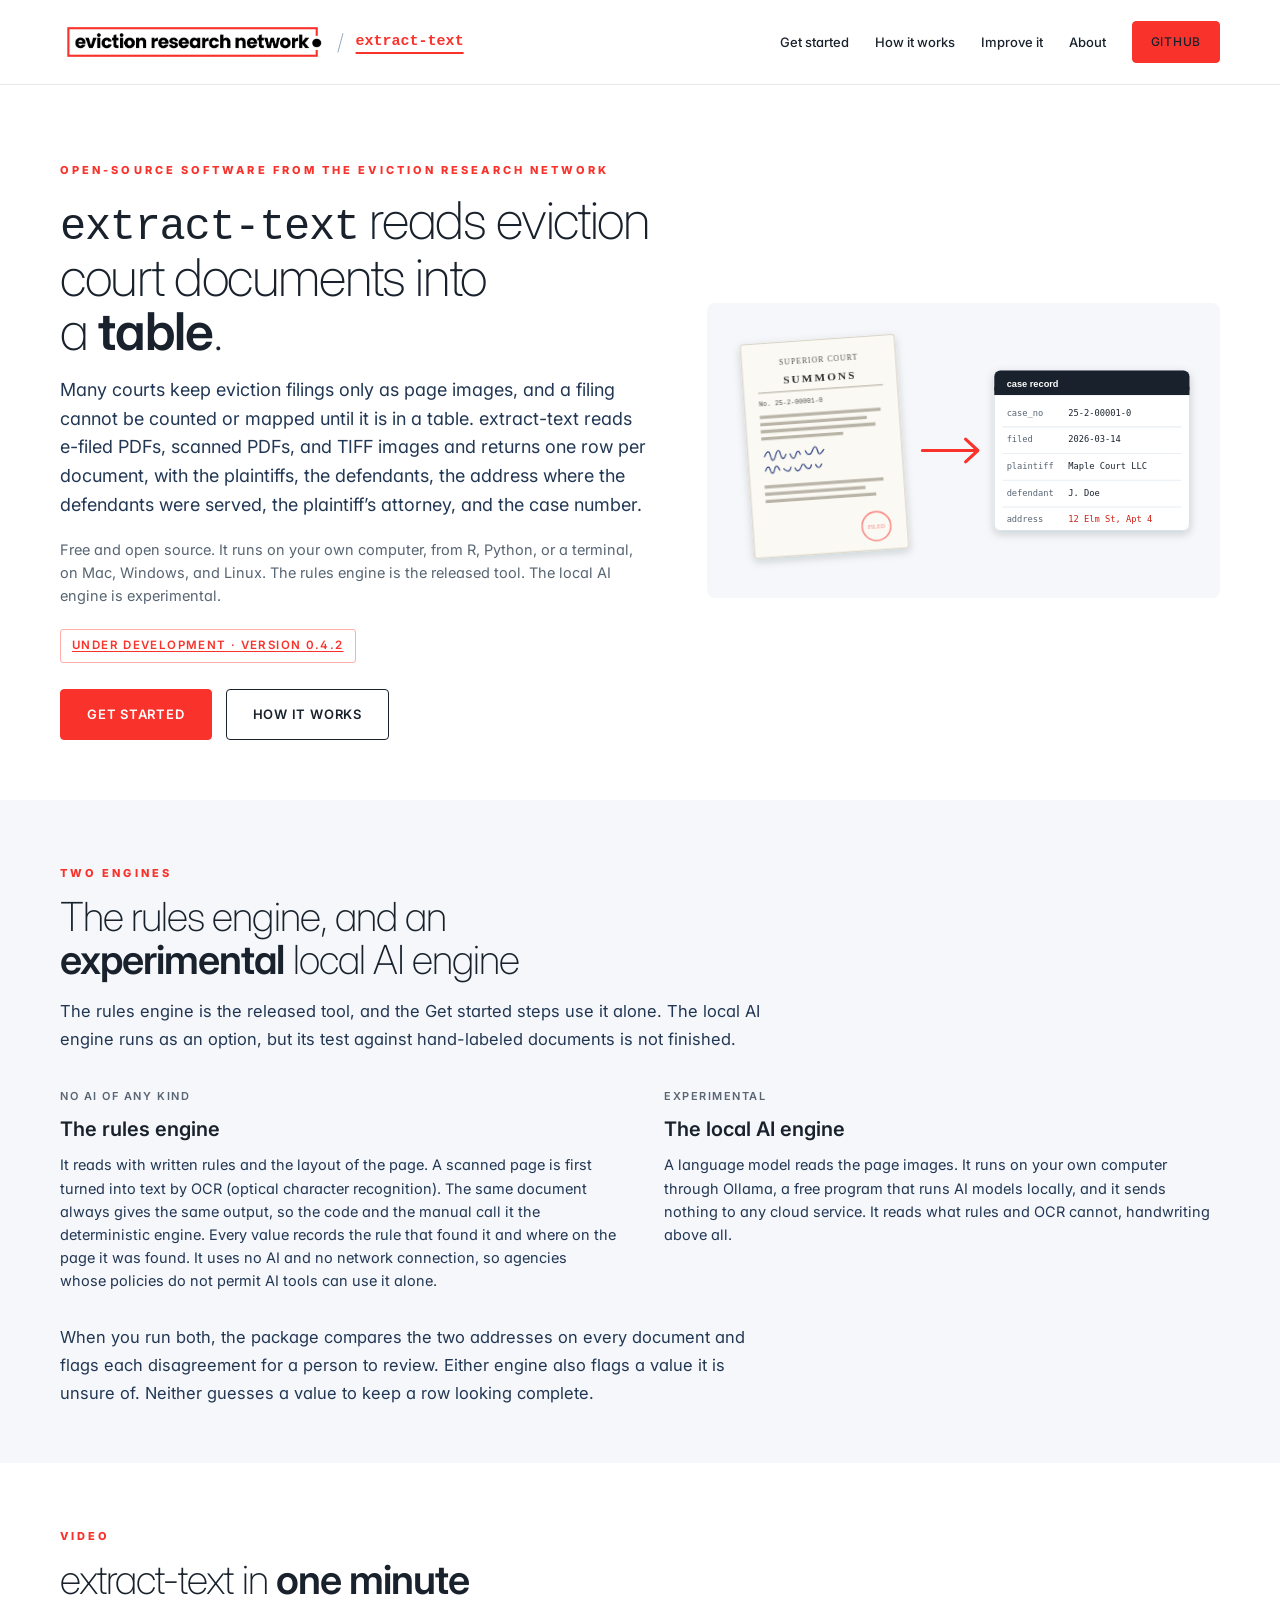
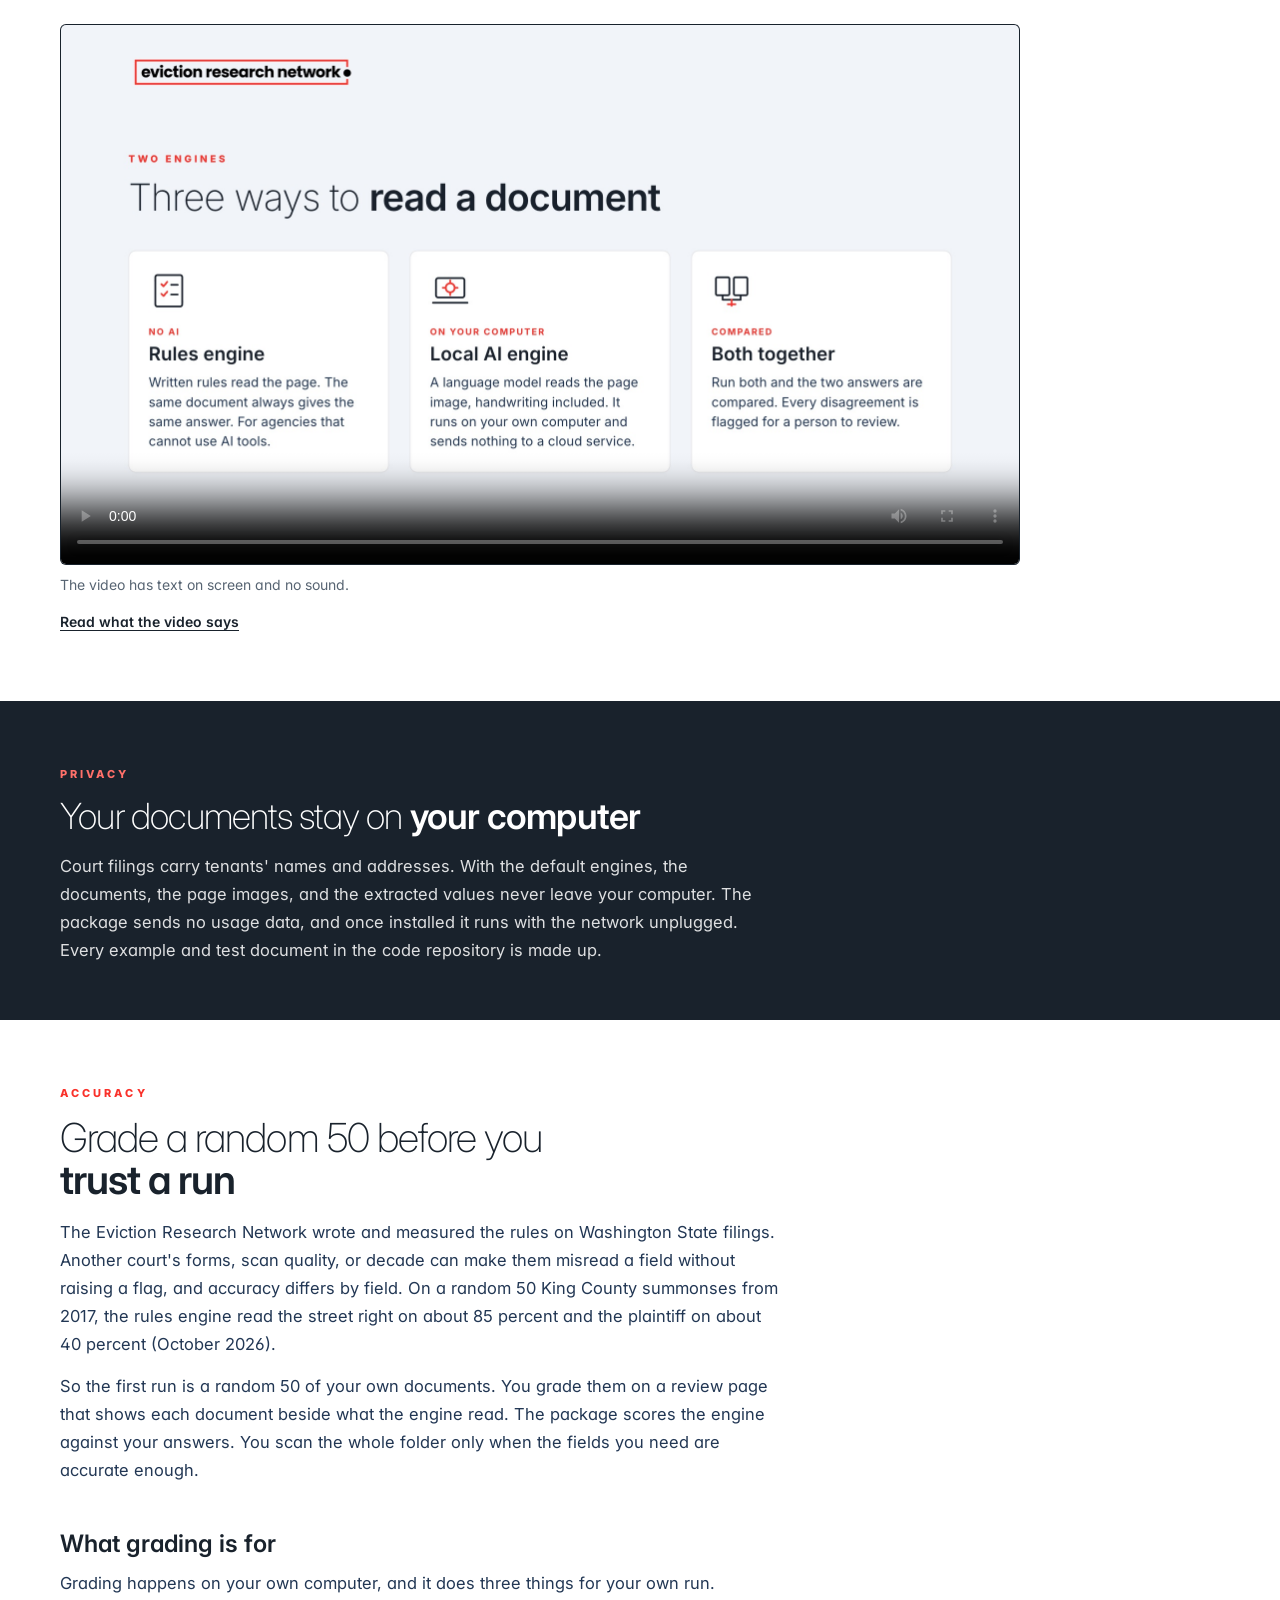
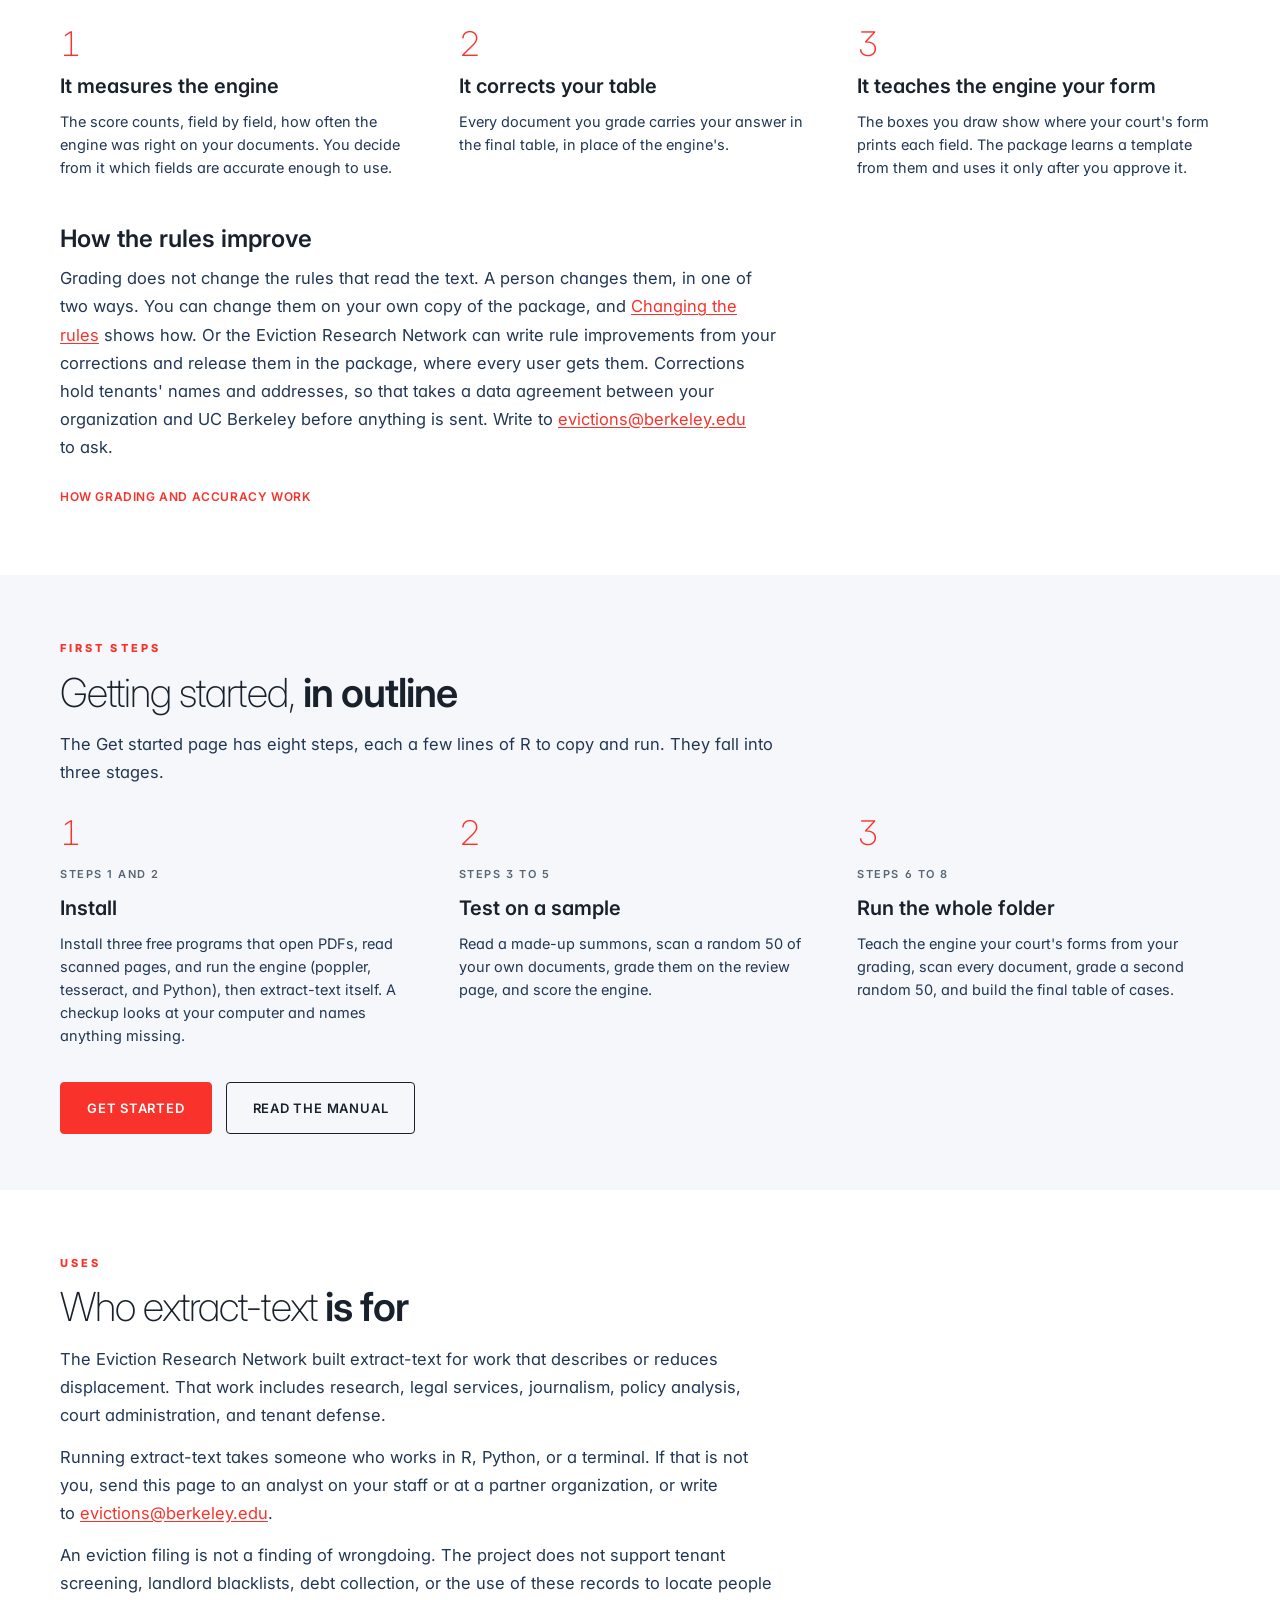
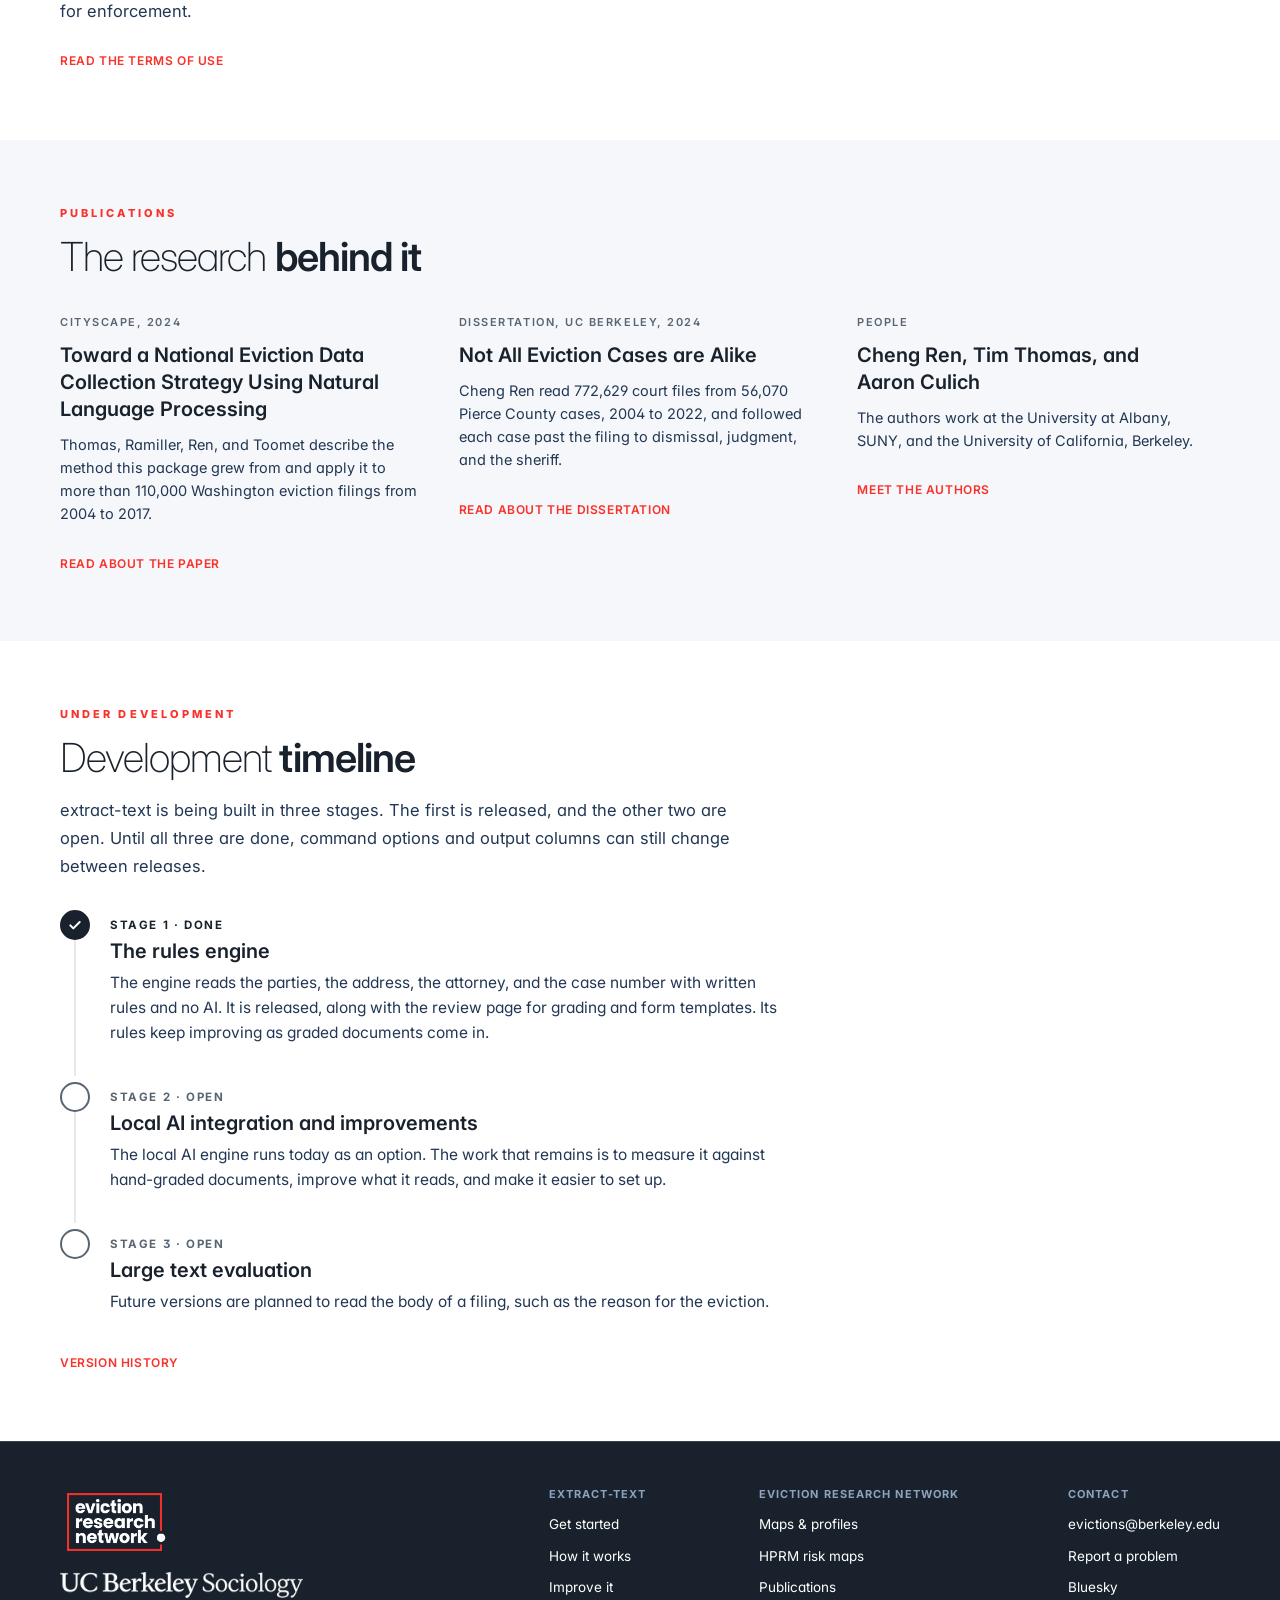
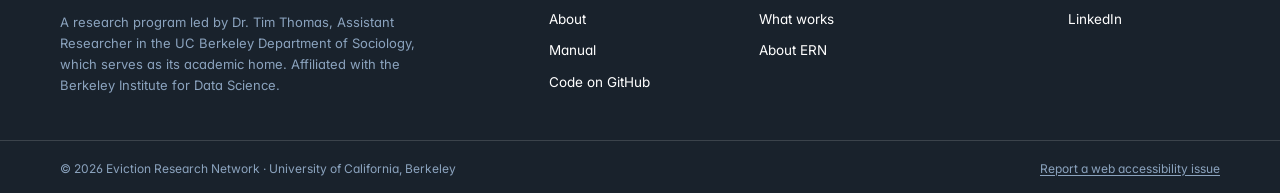
<file: site/index.html>
<!DOCTYPE html>
<html lang="en"><head><meta charset="utf-8">
  <meta content="width=device-width, initial-scale=1.0" name="viewport">
  <title>extract-text: read eviction court documents into a table</title>
  <meta name="description" content="extract-text is open-source software from the Eviction Research Network that reads eviction court documents and returns a table of parties, addresses, and case details, on your own computer.">
  <meta name="author" content="Eviction Research Network, UC Berkeley">

  <!-- Open Graph / social -->
  <meta property="og:title" content="extract-text: read eviction court documents into a table">
  <meta property="og:description" content="extract-text is open-source software from the Eviction Research Network that reads eviction court documents and returns a table of parties, addresses, and case details, on your own computer.">
  <meta property="og:type" content="website">
  <meta property="og:site_name" content="Eviction Research Network">

  <link href="https://evictionresearch.net/assets/img/favicon.png" rel="icon">
  <link href="https://evictionresearch.net/assets/img/apple-touch-icon.png" rel="apple-touch-icon">

  <!-- Inter is the ERN brand font. -->
  <link rel="preconnect" href="https://fonts.googleapis.com">
  <link rel="preconnect" href="https://fonts.gstatic.com" crossorigin="">
  <link href="https://fonts.googleapis.com/css2?family=Inter:wght@200;300;400;500;600;700;800&amp;display=swap" rel="stylesheet">

  <!-- ern-2026.css is a copy of the main site's design system
       (evictionresearch.github.io/assets/css/ern-2026.css). This site is a
       separate deploy, so nothing keeps the two in sync; when the main
       site's file changes, copy it here again. extract-text-2026.css holds
       what only these pages need. -->
  <link href="assets/css/ern-2026.css" rel="stylesheet">
  <link href="assets/css/extract-text-2026.css" rel="stylesheet">
</head>

<body>
  <a class="skip" href="#main">Skip to content</a>

  <!-- ─────────── Header ───────────
       The ERN logo goes to the main site. "/ extract-text" beside it is
       this site's home page. The links are this site's other three pages
       and the code on GitHub. -->
  <header class="head">
    <div class="wrap head-in">
      <div class="brandline">
        <a href="https://evictionresearch.net/" aria-label="Eviction Research Network, main site">
          <img src="images/EvictionStudy_logo_v09_1A_LOGO_BANNER.png" alt="Eviction Research Network">
        </a>
        <span class="sep" aria-hidden="true">/</span>
        <a class="tool-name" href="index.html" aria-label="extract-text, home" aria-current="page">extract-text</a>
      </div>
      <nav class="nav" aria-label="extract-text pages">
        <a href="get-started.html">Get started</a>
        <a href="how-it-works.html">How it works</a>
        <a href="improve.html">Improve it</a>
        <a href="about.html">About</a>
        <a class="btn sm" href="https://github.com/evictionresearch/extract-text" target="_blank" rel="noopener noreferrer">GitHub</a>
      </nav>
    </div>
  </header>

  <div id="main" role="main" class="page">

    <section class="wrap sec-hero hero-grid">
      <div class="hero-in">
        <p class="eyebrow">Open-source software from the Eviction Research Network</p>
        <h1><code>extract-text</code> reads eviction court documents into a <em>table</em>.</h1>
        <p class="lede">Many courts keep eviction filings only as page images, and a filing cannot be counted or mapped until it is in a table. extract-text reads e-filed PDFs, scanned PDFs, and TIFF images and returns one row per document, with the plaintiffs, the defendants, the address where the defendants were served, the plaintiff’s attorney, and the case number.</p>
        <p class="small">Free and open source. It runs on your own computer, from R, Python, or a terminal, on Mac, Windows, and Linux. The rules engine is the released tool. The local AI engine is experimental.</p>
        <p class="badge"><a href="#development">Under development · version 0.4.2</a></p>
        <div class="actions">
          <a class="btn" href="get-started.html">Get started</a>
          <a class="btn ghost" href="how-it-works.html">How it works</a>
        </div>
      </div>
      <img src="images/extract-text.svg" alt="A scanned court summons with a handwritten address, an arrow, and the same case as rows of digital text" width="480" height="260">
    </section>

<section class="band">
<div class="wrap sec">
<p class="eyebrow">
Two engines
</p>
<h2 id="the-rules-engine-and-an-experimental-local-ai-engine">The rules engine, and an <em>experimental</em> local AI engine</h2>
<p>The rules engine is the released tool, and the Get started steps use it alone. The local AI engine runs as an option, but its test against hand-labeled documents is not finished.</p>
<div class="two">
<div class="card">
<p><span class="kicker">No AI of any kind</span></p>
<h3 id="the-rules-engine">The rules engine</h3>
<p>It reads with written rules and the layout of the page. A scanned page is first turned into text by OCR (optical character recognition). The same document always gives the same output, so the code and the manual call it the deterministic engine. Every value records the rule that found it and where on the page it was found. It uses no AI and no network connection, so agencies whose policies do not permit AI tools can use it alone.</p>
</div>
<div class="card">
<p><span class="kicker">Experimental</span></p>
<h3 id="the-local-ai-engine">The local AI engine</h3>
<p>A language model reads the page images. It runs on your own computer through Ollama, a free program that runs AI models locally, and it sends nothing to any cloud service. It reads what rules and OCR cannot, handwriting above all.</p>
</div>
</div>
<p>When you run both, the package compares the two addresses on every document and flags each disagreement for a person to review. Either engine also flags a value it is unsure of. Neither guesses a value to keep a row looking complete.</p>
</div>
</section>
<section>
<div class="wrap sec">
<p class="eyebrow">
Video
</p>
<h2 id="extract-text-in-one-minute">extract-text in <em>one minute</em></h2>
<figure class="video wide">
<video controls="" preload="metadata" poster="media/overview-poster.jpg" width="1920" height="1080" aria-label="What extract-text does, in one minute">
<source src="media/overview.mp4" type="video/mp4">
</video>
<figcaption>The video has text on screen and no sound.</figcaption>
<details>
<summary>Read what the video says</summary>
<ol>
<li>extract-text reads eviction court documents into a table of the case number, plaintiff, defendant, address, and attorney.</li>
<li>Many courts keep eviction filings only as page images. The names, addresses, and case numbers are printed on the page. Filings cannot be counted or mapped until they are in a table.</li>
<li>extract-text reads a document in one of three ways. The rules engine uses written rules and no AI. The same document always gives the same answer, and agencies that cannot use AI tools can use it. The local AI engine is a language model that reads the page image, handwriting included. It runs on your own computer and sends nothing to a cloud service. Run both and the two answers are compared, with every disagreement flagged for a person to review.</li>
<li>Documents stay on your computer. With the default engines, tenants' names and addresses never leave it. Once installed, extract-text runs with the network unplugged.</li>
<li>A little grading shows what to trust. Grade a random 50 of your documents on the review page. The score says how accurate each field is on your documents. The boxes you draw teach the engine where your court's form prints each field. No model is trained, and a person approves what the engine learns.</li>
<li>extract-text was designed to work on other court documents that follow American conventions. Grade a sample first. Accuracy has been measured only on Washington State eviction filings. Future versions are planned to read the text of a filing, such as the reason for the eviction.</li>
<li>extract-text is free and open source, at github.com/evictionresearch/extract-text. Its authors are Cheng Ren, Tim Thomas, and Aaron Culich.</li>
</ol>
</details>
</figure>
</div>
</section>
<section class="band-dark">
<div class="wrap sec">
<p class="eyebrow on-dark">
Privacy
</p>
<h2 class="on-dark" id="your-documents-stay-on-your-computer">Your documents stay on <em>your computer</em></h2>
<p>Court filings carry tenants' names and addresses. With the default engines, the documents, the page images, and the extracted values never leave your computer. The package sends no usage data, and once installed it runs with the network unplugged. Every example and test document in the code repository is made up.</p>
</div>
</section>
<section>
<div class="wrap sec">
<p class="eyebrow">
Accuracy
</p>
<h2 id="grade-a-random-50-before-you-trust-a-run">Grade a random 50 before you <em>trust a run</em></h2>
<p>The Eviction Research Network wrote and measured the rules on Washington State filings. Another court's forms, scan quality, or decade can make them misread a field without raising a flag, and accuracy differs by field. On a random 50 King County summonses from 2017, the rules engine read the street right on about 85 percent and the plaintiff on about 40 percent (October 2026).</p>
<p>So the first run is a random 50 of your own documents. You grade them on a review page that shows each document beside what the engine read. The package scores the engine against your answers. You scan the whole folder only when the fields you need are accurate enough.</p>
<h3 id="grading">What grading is for</h3>
<p>Grading happens on your own computer, and it does three things for your own run.</p>
<div class="cards">
<div class="card">
<p><span class="n">1</span></p>
<h3 id="it-measures-the-engine">It measures the engine</h3>
<p>The score counts, field by field, how often the engine was right on your documents. You decide from it which fields are accurate enough to use.</p>
</div>
<div class="card">
<p><span class="n">2</span></p>
<h3 id="it-corrects-your-table">It corrects your table</h3>
<p>Every document you grade carries your answer in the final table, in place of the engine's.</p>
</div>
<div class="card">
<p><span class="n">3</span></p>
<h3 id="it-teaches-the-engine-your-form">It teaches the engine your form</h3>
<p>The boxes you draw show where your court's form prints each field. The package learns a template from them and uses it only after you approve it.</p>
</div>
</div>
<h3 id="rules">How the rules improve</h3>
<p>Grading does not change the rules that read the text. A person changes them, in one of two ways. You can change them on your own copy of the package, and <a href="https://github.com/evictionresearch/extract-text/blob/main/docs/changing_rules.md" target="_blank" rel="noopener noreferrer">Changing the rules</a> shows how. Or the Eviction Research Network can write rule improvements from your corrections and release them in the package, where every user gets them. Corrections hold tenants' names and addresses, so that takes a data agreement between your organization and UC Berkeley before anything is sent. Write to <a href="mailto:evictions@berkeley.edu?Subject=extract-text">evictions@berkeley.edu</a> to ask.</p>
<p><a href="how-it-works.html#accuracy" class="more">How grading and accuracy work</a></p>
</div>
</section>
<section class="band">
<div class="wrap sec">
<p class="eyebrow">
First steps
</p>
<h2 id="getting-started-in-outline">Getting started, <em>in outline</em></h2>
<p>The Get started page has eight steps, each a few lines of R to copy and run. They fall into three stages.</p>
<div class="cards">
<div class="card">
<p><span class="n">1</span></p>
<p><span class="kicker">Steps 1 and 2</span></p>
<h3 id="install">Install</h3>
<p>Install three free programs that open PDFs, read scanned pages, and run the engine (poppler, tesseract, and Python), then extract-text itself. A checkup looks at your computer and names anything missing.</p>
</div>
<div class="card">
<p><span class="n">2</span></p>
<p><span class="kicker">Steps 3 to 5</span></p>
<h3 id="test-on-a-sample">Test on a sample</h3>
<p>Read a made-up summons, scan a random 50 of your own documents, grade them on the review page, and score the engine.</p>
</div>
<div class="card">
<p><span class="n">3</span></p>
<p><span class="kicker">Steps 6 to 8</span></p>
<h3 id="run-the-whole-folder">Run the whole folder</h3>
<p>Teach the engine your court's forms from your grading, scan every document, grade a second random 50, and build the final table of cases.</p>
</div>
</div>
<div class="actions" style="margin-top: 34px;">
<p><a href="get-started.html" class="btn">Get started</a> <a href="https://github.com/evictionresearch/extract-text/blob/main/docs/manual.md" class="btn ghost" target="_blank" rel="noopener noreferrer">Read the manual</a></p>
</div>
</div>
</section>
<section>
<div class="wrap sec">
<p class="eyebrow">
Uses
</p>
<h2 id="who-extract-text-is-for">Who extract-text <em>is for</em></h2>
<p>The Eviction Research Network built extract-text for work that describes or reduces displacement. That work includes research, legal services, journalism, policy analysis, court administration, and tenant defense.</p>
<p>Running extract-text takes someone who works in R, Python, or a terminal. If that is not you, send this page to an analyst on your staff or at a partner organization, or write to <a href="mailto:evictions@berkeley.edu?Subject=extract-text">evictions@berkeley.edu</a>.</p>
<p>An eviction filing is not a finding of wrongdoing. The project does not support tenant screening, landlord blacklists, debt collection, or the use of these records to locate people for enforcement.</p>
<p><a href="about.html#terms" class="more">Read the terms of use</a></p>
</div>
</section>
<section class="band">
<div class="wrap sec">
<p class="eyebrow">
Publications
</p>
<h2 id="the-research-behind-it">The research <em>behind it</em></h2>
<div class="cards">
<div class="card">
<p><span class="kicker">Cityscape, 2024</span></p>
<h3 id="toward-a-national-eviction-data-collection-strategy-using-natural-language-processing">Toward a National Eviction Data Collection Strategy Using Natural Language Processing</h3>
<p>Thomas, Ramiller, Ren, and Toomet describe the method this package grew from and apply it to more than 110,000 Washington eviction filings from 2004 to 2017.</p>
<p><a href="about.html#research" class="more">Read about the paper</a></p>
</div>
<div class="card">
<p><span class="kicker">Dissertation, UC Berkeley, 2024</span></p>
<h3 id="not-all-eviction-cases-are-alike">Not All Eviction Cases are Alike</h3>
<p>Cheng Ren read 772,629 court files from 56,070 Pierce County cases, 2004 to 2022, and followed each case past the filing to dismissal, judgment, and the sheriff.</p>
<p><a href="about.html#research" class="more">Read about the dissertation</a></p>
</div>
<div class="card">
<p><span class="kicker">People</span></p>
<h3 id="cheng-ren-tim-thomas-and-aaron-culich">Cheng Ren, Tim Thomas, and Aaron Culich</h3>
<p>The authors work at the University at Albany, SUNY, and the University of California, Berkeley.</p>
<p><a href="about.html#authors" class="more">Meet the authors</a></p>
</div>
</div>
</div>
</section>
<section>
<div class="wrap sec">
<p class="eyebrow">
Under development
</p>
<h2 id="development">Development <em>timeline</em></h2>
<p>extract-text is being built in three stages. The first is released, and the other two are open. Until all three are done, command options and output columns can still change between releases.</p>
<ol class="timeline">
<li class="done">
<span class="mark" aria-hidden="true"><svg viewbox="0 0 24 24" width="16" height="16"><path d="M5 12.5l4.5 4.5L19 7.5" fill="none" stroke="currentColor" stroke-width="3" stroke-linecap="round" stroke-linejoin="round"></path></svg></span>
<div>
<p class="status">Stage 1 · Done</p>
<h3>The rules engine</h3>
<p>The engine reads the parties, the address, the attorney, and the case number with written rules and no AI. It is released, along with the review page for grading and form templates. Its rules keep improving as graded documents come in.</p>
</div>
</li>
<li class="open">
<span class="mark" aria-hidden="true"></span>
<div>
<p class="status">Stage 2 · Open</p>
<h3>Local AI integration and improvements</h3>
<p>The local AI engine runs today as an option. The work that remains is to measure it against hand-graded documents, improve what it reads, and make it easier to set up.</p>
</div>
</li>
<li class="open">
<span class="mark" aria-hidden="true"></span>
<div>
<p class="status">Stage 3 · Open</p>
<h3>Large text evaluation</h3>
<p>Future versions are planned to read the body of a filing, such as the reason for the eviction.</p>
</div>
</li>
</ol>
<p><a href="https://github.com/evictionresearch/extract-text/blob/main/CHANGELOG.md" class="more" target="_blank" rel="noopener noreferrer">Version history</a></p>
</div>
</section>

  </div>

  <!-- ─────────── Footer ───────────
       A copy of the main site's footer with absolute links, plus one column
       for this site. The affiliation sentence is canonical (ERN library
       ORG.md): do not paraphrase, never write "housed in". The UC Berkeley
       Sociology lockup was approved for the ERN website by Brand Protection
       (Project #1008, 2026-09-02). -->
  <footer class="foot" role="contentinfo">
    <div class="wrap foot-in">
      <div class="foot-brand">
        <img src="images/EvictionStudy_logo_v09_1A_LOGO_STACK_REV.png" alt="Eviction Research Network">
        <a class="foot-berkeley" href="https://sociology.berkeley.edu" target="_blank" rel="noopener noreferrer"><img src="images/uc-berkeley-sociology_h_white_transparent.png" alt="UC Berkeley Sociology"></a>
        <p>A research program led by Dr. Tim Thomas, Assistant Researcher in the UC Berkeley Department of Sociology, which serves as its academic home. Affiliated with the Berkeley Institute for Data Science.</p>
      </div>
      <div class="foot-col">
        <span>extract-text</span>
        <a href="get-started.html">Get started</a>
        <a href="how-it-works.html">How it works</a>
        <a href="improve.html">Improve it</a>
        <a href="about.html">About</a>
        <a href="https://github.com/evictionresearch/extract-text/blob/main/docs/manual.md" target="_blank" rel="noopener noreferrer">Manual</a>
        <a href="https://github.com/evictionresearch/extract-text" target="_blank" rel="noopener noreferrer">Code on GitHub</a>
      </div>
      <div class="foot-col">
        <span>Eviction Research Network</span>
        <a href="https://evictionresearch.net/#atlas">Maps &amp; profiles</a>
        <a href="https://evictionresearch.net/hprm/">HPRM risk maps</a>
        <a href="https://evictionresearch.net/research.html">Publications</a>
        <a href="https://evictionresearch.net/policy.html">What works</a>
        <a href="https://evictionresearch.net/about.html">About ERN</a>
      </div>
      <div class="foot-col">
        <span>Contact</span>
        <a href="mailto:evictions@berkeley.edu?Subject=extract-text">evictions@berkeley.edu</a>
        <a href="https://github.com/evictionresearch/extract-text/issues" target="_blank" rel="noopener noreferrer">Report a problem</a>
        <a href="https://bsky.app/profile/evictionresearch.bsky.social" target="_blank" rel="noopener noreferrer">Bluesky</a>
        <a href="https://www.linkedin.com/company/evictionresearch/" target="_blank" rel="noopener noreferrer">LinkedIn</a>
      </div>
    </div>
    <div class="foot-bar">
      <div class="wrap">
        <span>© 2026 Eviction Research Network · University of California, Berkeley</span>
        <span><a href="https://dap.berkeley.edu/get-help/report-web-accessibility-issue" target="_blank" rel="noopener noreferrer">Report a web accessibility issue</a></span>
      </div>
    </div>
  </footer>

  <script>
    // Each block of code gets a strip above it that says what it is (R,
    // Terminal, PowerShell, Python, or example output) and holds a Copy
    // button, so the button never sits on the code. A block that scrolls
    // sideways can be reached and scrolled from the keyboard.
    (function () {
      var names = { r: 'R', bash: 'Terminal', powershell: 'PowerShell', python: 'Python', output: 'Example of what you should see' };
      document.querySelectorAll('.page pre').forEach(function (pre) {
        var kind = Object.keys(names).filter(function (k) { return pre.classList.contains(k); })[0];
        var box = document.createElement('div');
        box.className = 'code' + (kind === 'output' ? ' out' : '');
        var bar = document.createElement('div');
        bar.className = 'code-bar';
        var lang = document.createElement('span');
        lang.className = 'lang';
        lang.textContent = names[kind] || 'Code';
        bar.appendChild(lang);
        if (kind !== 'output' && navigator.clipboard) {
          var b = document.createElement('button');
          b.type = 'button';
          b.className = 'copy';
          b.textContent = 'Copy';
          b.setAttribute('aria-live', 'polite');
          b.addEventListener('click', function () {
            var code = pre.querySelector('code') || pre;
            navigator.clipboard.writeText(code.textContent).then(function () {
              b.textContent = 'Copied';
              setTimeout(function () { b.textContent = 'Copy'; }, 1600);
            });
          });
          bar.appendChild(b);
        }
        pre.parentNode.insertBefore(box, pre);
        box.appendChild(bar);
        box.appendChild(pre);
        if (pre.scrollWidth > pre.clientWidth + 1) {
          pre.tabIndex = 0;
          pre.setAttribute('role', 'region');
          pre.setAttribute('aria-label', (names[kind] || 'Code') + ', scrolls sideways');
        }
      });
    })();
  </script>

  <script>
    // Tabs: a step that can be done in R, at a terminal, or in Python holds
    // one panel for each (.tabs > .tab[data-tab]). This builds the row of
    // buttons above each set, shows one panel, and keeps every set on the
    // page on the same choice. The choice is remembered for the next visit,
    // and a link can set it (get-started.html?tab=terminal). It runs after
    // the code-block script, which measures blocks while all are on screen.
    // With scripts off, the three panels show one after another, each under
    // its name (the stylesheet adds the name).
    (function () {
      var sets = Array.prototype.slice.call(document.querySelectorAll('.tabs'));
      if (!sets.length) return;
      var names = { r: 'R', terminal: 'Terminal', python: 'Python' };
      var key = 'extract-text-tab', chosen = 'r';
      try { var kept = localStorage.getItem(key); if (names[kept]) chosen = kept; } catch (e) {}
      var asked = /[?&]tab=(r|terminal|python)\b/.exec(location.search);
      if (asked) chosen = asked[1];
      function kids(el, cls) {
        return Array.prototype.filter.call(el.children, function (c) { return c.classList.contains(cls); });
      }
      function show(which, from) {
        // Keep the button that was pressed where it is on screen, since the
        // sets above it change height
        var before = from ? from.getBoundingClientRect().top : 0;
        sets.forEach(function (set) {
          kids(set, 'tab').forEach(function (panel) { panel.hidden = panel.getAttribute('data-tab') !== which; });
          kids(set, 'tab-bar').forEach(function (bar) {
            Array.prototype.forEach.call(bar.children, function (b) {
              var on = b.getAttribute('data-tab') === which;
              b.setAttribute('aria-selected', on ? 'true' : 'false');
              b.tabIndex = on ? 0 : -1;
            });
          });
        });
        if (from) window.scrollBy(0, from.getBoundingClientRect().top - before);
        try { localStorage.setItem(key, which); } catch (e) {}
      }
      sets.forEach(function (set, n) {
        var bar = document.createElement('div');
        bar.className = 'tab-bar';
        bar.setAttribute('role', 'tablist');
        bar.setAttribute('aria-label', 'Show this step in R, at a terminal, or in Python');
        kids(set, 'tab').forEach(function (panel) {
          var which = panel.getAttribute('data-tab');
          panel.id = 'tabs' + n + '-' + which;
          panel.setAttribute('role', 'tabpanel');
          panel.setAttribute('aria-label', names[which] || which);
          var b = document.createElement('button');
          b.type = 'button';
          b.setAttribute('role', 'tab');
          b.setAttribute('data-tab', which);
          b.setAttribute('aria-controls', panel.id);
          b.textContent = names[which] || which;
          b.addEventListener('click', function () { show(which, b); });
          b.addEventListener('keydown', function (e) {
            if (e.key !== 'ArrowRight' && e.key !== 'ArrowLeft') return;
            var all = Array.prototype.slice.call(bar.children);
            var next = all[(all.indexOf(b) + (e.key === 'ArrowRight' ? 1 : all.length - 1)) % all.length];
            show(next.getAttribute('data-tab'), next);
            next.focus();
            e.preventDefault();
          });
          bar.appendChild(b);
        });
        set.insertBefore(bar, set.firstChild);
        set.classList.add('on');
      });
      show(chosen);
    })();
  </script>

  <script>
    // A video with a script: each line of the list under the player carries
    // the second it starts at (data-start). As the video plays, the line for
    // that moment is shown under the player and marked in the full list.
    document.querySelectorAll('figure.video').forEach(function (fig) {
      var video = fig.querySelector('video');
      var line = fig.querySelector('.narration');
      var items = Array.prototype.slice.call(fig.querySelectorAll('.script li[data-start]'));
      if (!video || !line || !items.length) return;
      line.hidden = false;
      var shown = null;
      function show() {
        var now = items[0];
        items.forEach(function (li) { if (parseFloat(li.dataset.start) <= video.currentTime) now = li; });
        if (now === shown) return;
        shown = now;
        line.textContent = now.textContent;
        items.forEach(function (li) { li.classList.toggle('now', li === now); });
      }
      video.addEventListener('timeupdate', show);
      video.addEventListener('seeked', show);
      show();
    });
  </script>



</body></html>
</file>
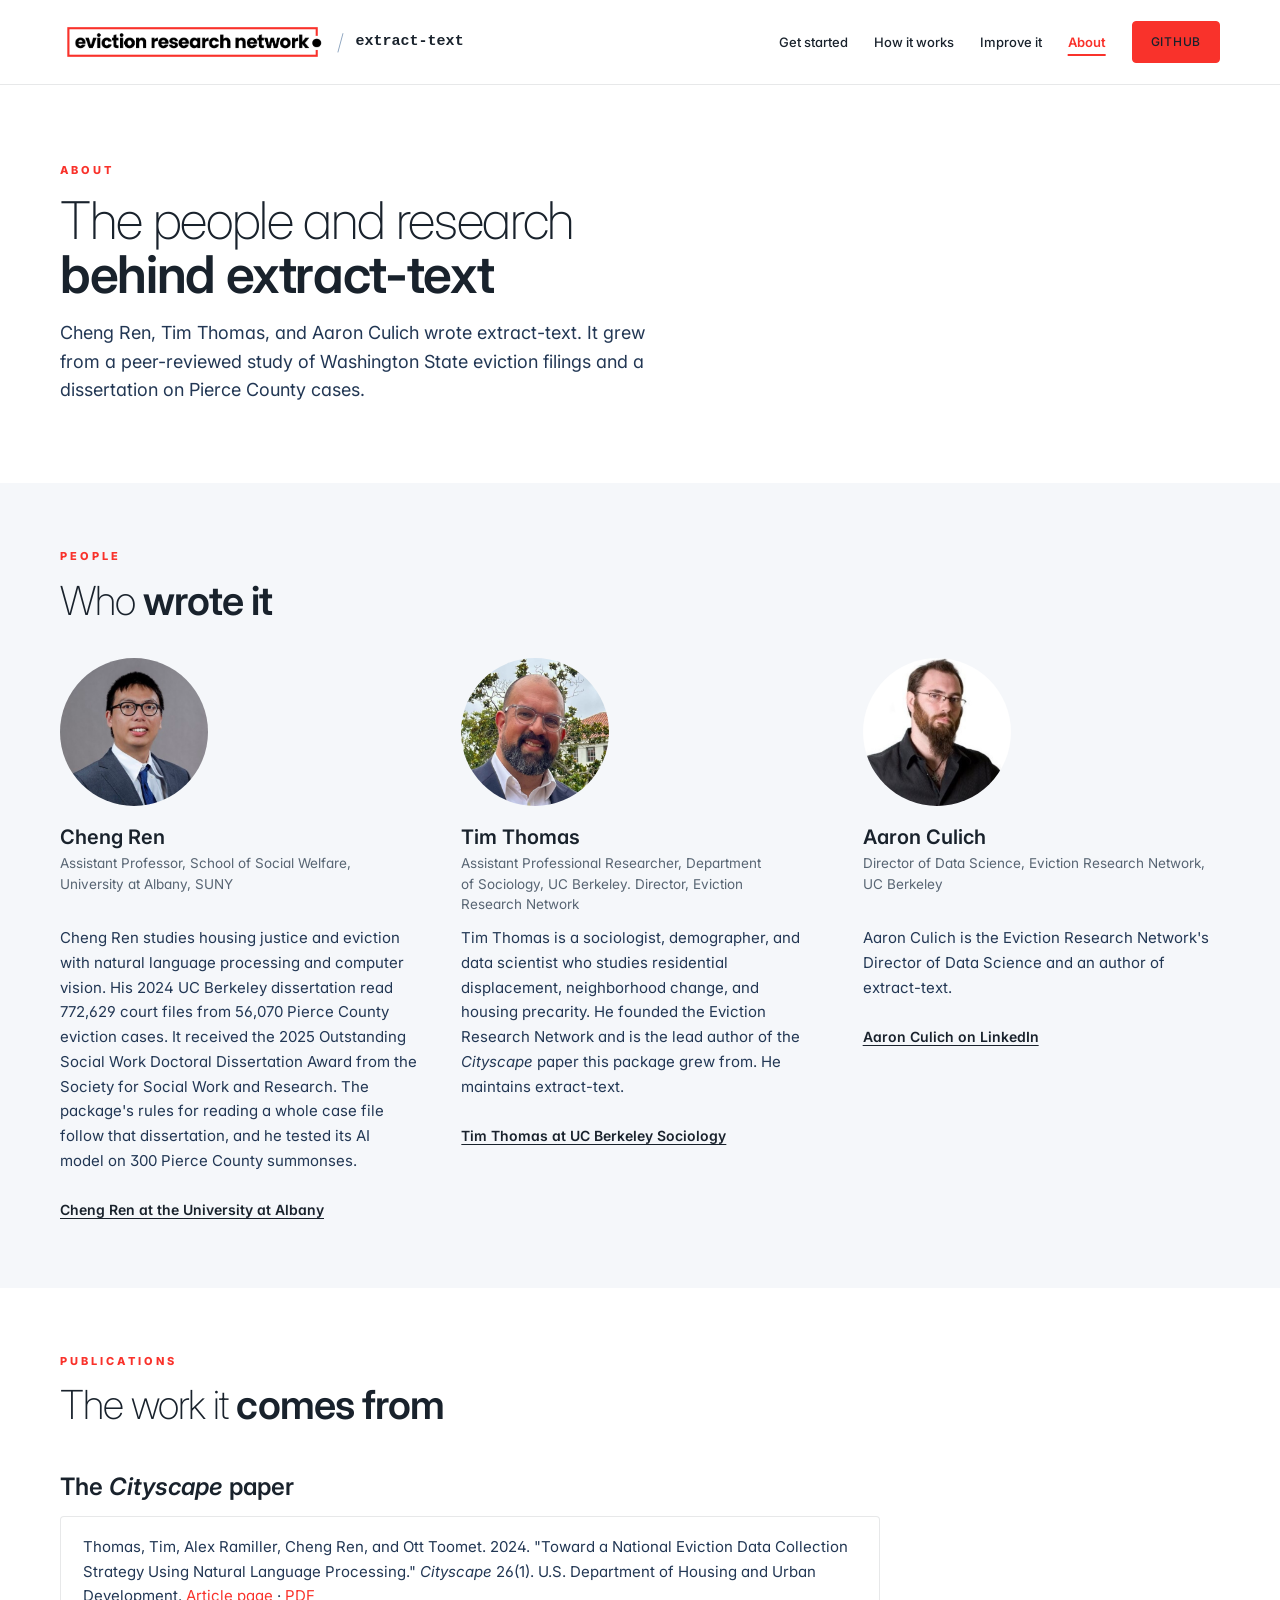
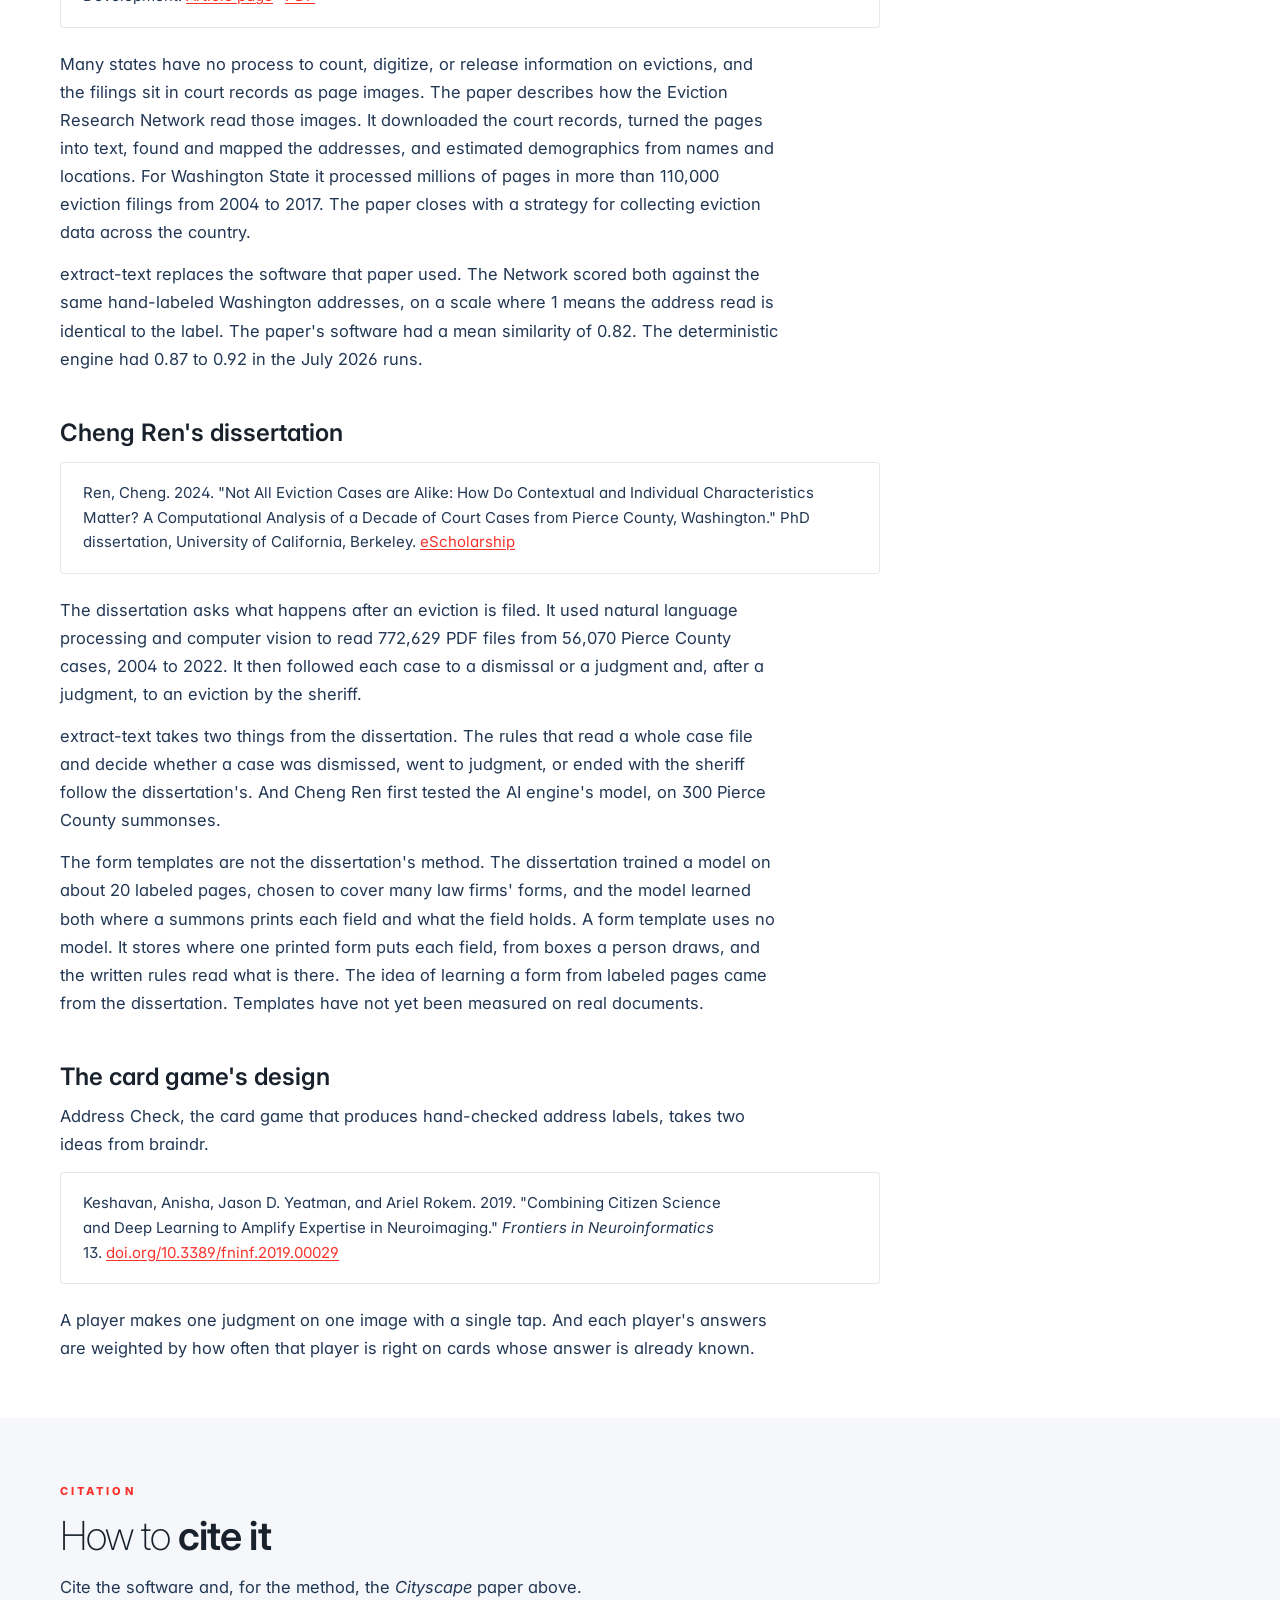
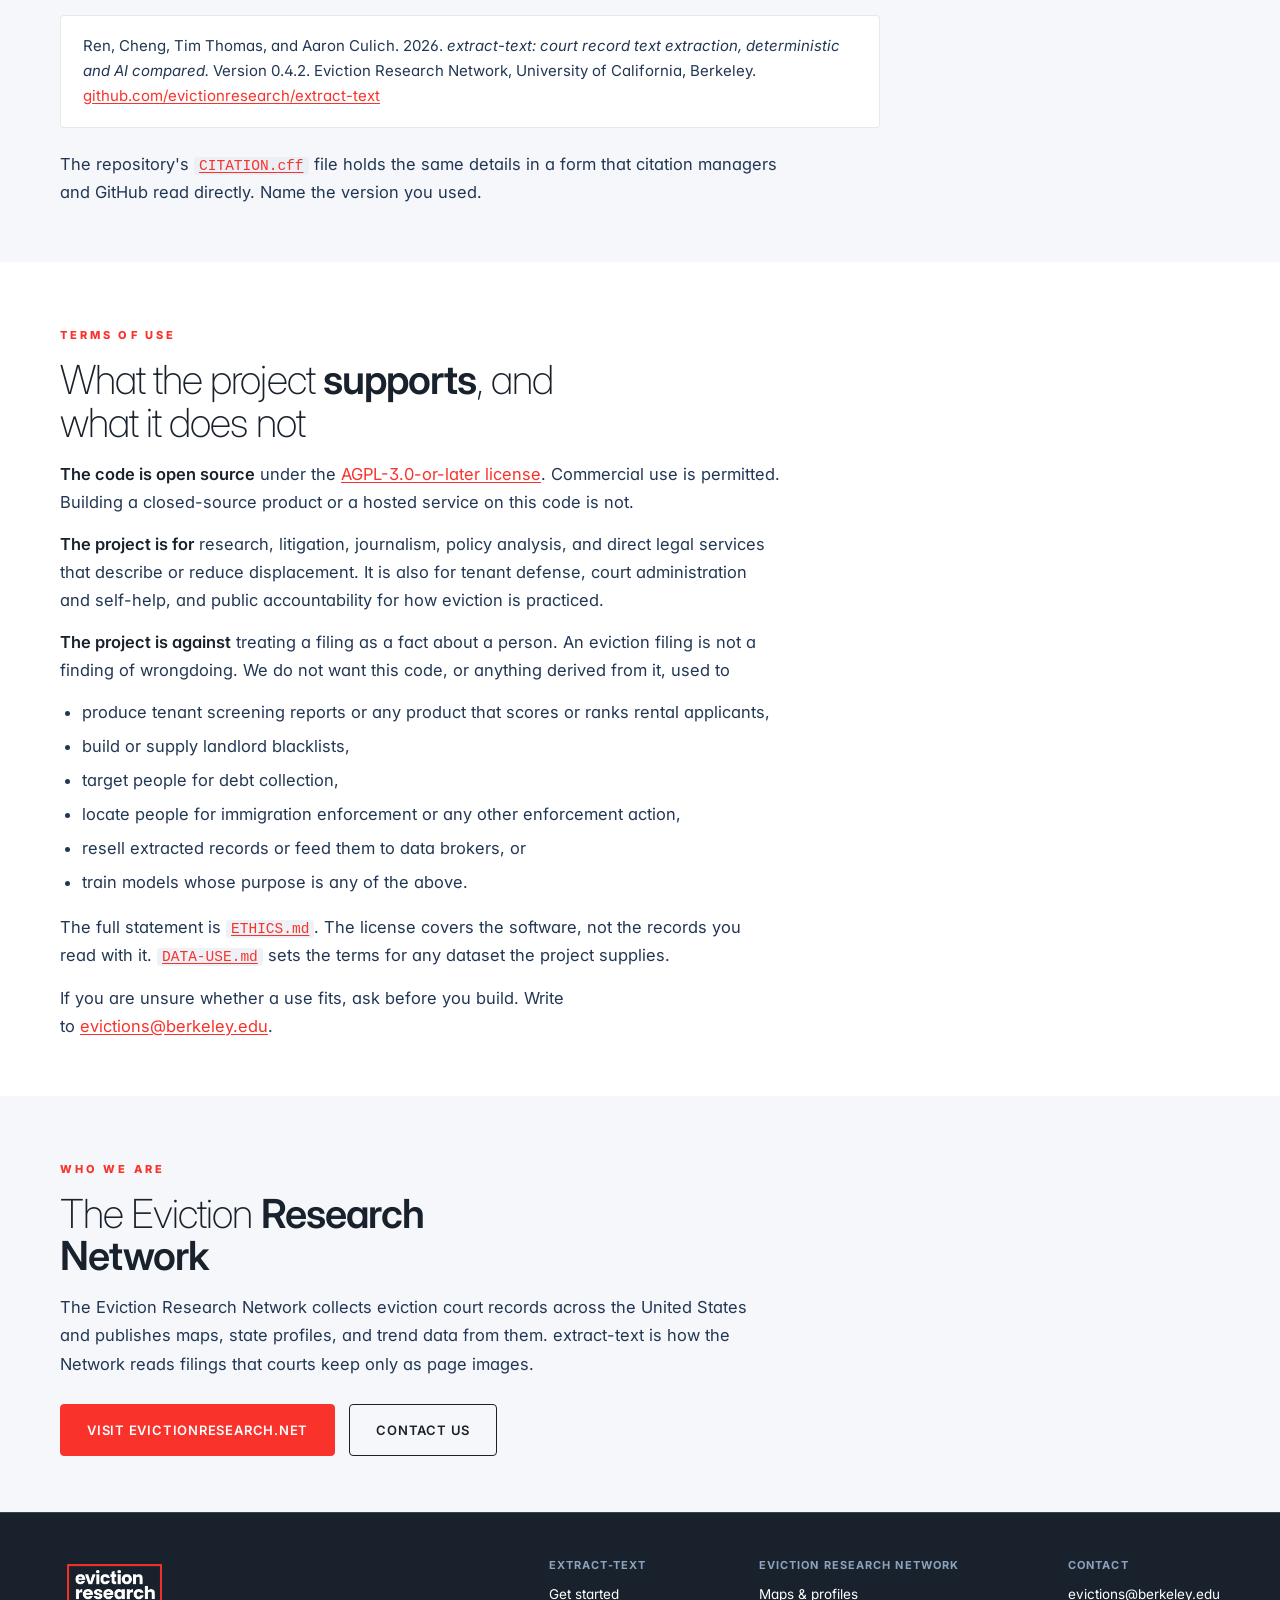
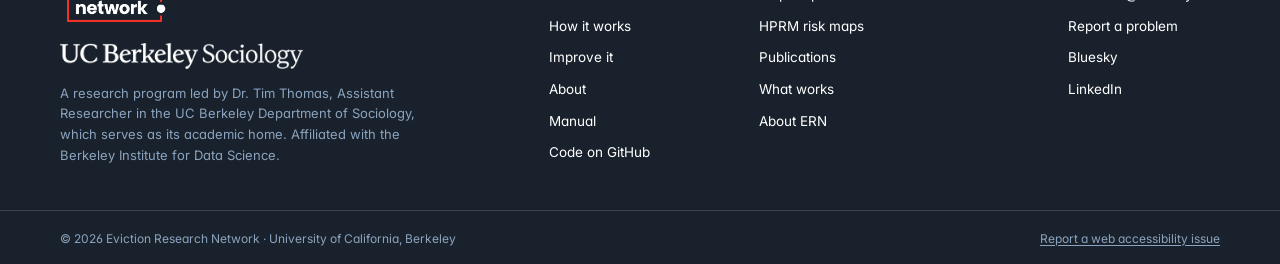
<file: site/about.html>
<!DOCTYPE html>
<html lang="en"><head><meta charset="utf-8">
  <meta content="width=device-width, initial-scale=1.0" name="viewport">
  <title>About extract-text: authors, research, and terms</title>
  <meta name="description" content="Who wrote extract-text, the published research it comes from, how to cite it, and the terms for using it.">
  <meta name="author" content="Eviction Research Network, UC Berkeley">

  <!-- Open Graph / social -->
  <meta property="og:title" content="About extract-text: authors, research, and terms">
  <meta property="og:description" content="Who wrote extract-text, the published research it comes from, how to cite it, and the terms for using it.">
  <meta property="og:type" content="website">
  <meta property="og:site_name" content="Eviction Research Network">

  <link href="https://evictionresearch.net/assets/img/favicon.png" rel="icon">
  <link href="https://evictionresearch.net/assets/img/apple-touch-icon.png" rel="apple-touch-icon">

  <!-- Inter is the ERN brand font. -->
  <link rel="preconnect" href="https://fonts.googleapis.com">
  <link rel="preconnect" href="https://fonts.gstatic.com" crossorigin="">
  <link href="https://fonts.googleapis.com/css2?family=Inter:wght@200;300;400;500;600;700;800&amp;display=swap" rel="stylesheet">

  <!-- ern-2026.css is a copy of the main site's design system
       (evictionresearch.github.io/assets/css/ern-2026.css). This site is a
       separate deploy, so nothing keeps the two in sync; when the main
       site's file changes, copy it here again. extract-text-2026.css holds
       what only these pages need. -->
  <link href="assets/css/ern-2026.css" rel="stylesheet">
  <link href="assets/css/extract-text-2026.css" rel="stylesheet">
</head>

<body>
  <a class="skip" href="#main">Skip to content</a>

  <!-- ─────────── Header ───────────
       The ERN logo goes to the main site. "/ extract-text" beside it is
       this site's home page. The links are this site's other three pages
       and the code on GitHub. -->
  <header class="head">
    <div class="wrap head-in">
      <div class="brandline">
        <a href="https://evictionresearch.net/" aria-label="Eviction Research Network, main site">
          <img src="images/EvictionStudy_logo_v09_1A_LOGO_BANNER.png" alt="Eviction Research Network">
        </a>
        <span class="sep" aria-hidden="true">/</span>
        <a class="tool-name" href="index.html" aria-label="extract-text, home">extract-text</a>
      </div>
      <nav class="nav" aria-label="extract-text pages">
        <a href="get-started.html">Get started</a>
        <a href="how-it-works.html">How it works</a>
        <a href="improve.html">Improve it</a>
        <a href="about.html" aria-current="page">About</a>
        <a class="btn sm" href="https://github.com/evictionresearch/extract-text" target="_blank" rel="noopener noreferrer">GitHub</a>
      </nav>
    </div>
  </header>

  <div id="main" role="main" class="page">

    <section class="wrap sec-hero">
      <div class="hero-in">
        <p class="eyebrow">About</p>
        <h1>The people and research <em>behind extract-text</em></h1>
        <p class="lede">Cheng Ren, Tim Thomas, and Aaron Culich wrote extract-text. It grew from a peer-reviewed study of Washington State eviction filings and a dissertation on Pierce County cases.</p>
      </div>
    </section>

<section id="authors" class="band">
<div class="wrap sec">
<p class="eyebrow">
People
</p>
<h2 id="who-wrote-it">Who <em>wrote it</em></h2>
<div class="authors">
<div class="author">
<p><img src="images/people/cheng-ren.jpg" alt="Portrait of Cheng Ren" width="148" height="148"></p>
<h3 id="cheng-ren">Cheng Ren</h3>
<p class="role">
Assistant Professor, School of Social Welfare, University at Albany, SUNY
</p>
<p>Cheng Ren studies housing justice and eviction with natural language processing and computer vision. His 2024 UC Berkeley dissertation read 772,629 court files from 56,070 Pierce County eviction cases. It received the 2025 Outstanding Social Work Doctoral Dissertation Award from the Society for Social Work and Research. The package's rules for reading a whole case file follow that dissertation, and he tested its AI model on 300 Pierce County summonses.</p>
<p class="links">
<a href="https://www.albany.edu/cihs/faculty/cheng-ren" target="_blank" rel="noopener noreferrer">Cheng Ren at the University at Albany</a>
</p>
</div>
<div class="author">
<p><img src="images/people/tim-thomas.jpg" alt="Portrait of Tim Thomas" width="148" height="148"></p>
<h3 id="tim-thomas">Tim Thomas</h3>
<p class="role">
Assistant Professional Researcher, Department of Sociology, UC Berkeley. Director, Eviction Research Network
</p>
<p>Tim Thomas is a sociologist, demographer, and data scientist who studies residential displacement, neighborhood change, and housing precarity. He founded the Eviction Research Network and is the lead author of the <em>Cityscape</em> paper this package grew from. He maintains extract-text.</p>
<p class="links">
<a href="https://sociology.berkeley.edu/visiting-faculty/tim-thomas" target="_blank" rel="noopener noreferrer">Tim Thomas at UC Berkeley Sociology</a>
</p>
</div>
<div class="author">
<p><img src="images/people/aaron-culich.jpg" alt="Portrait of Aaron Culich" width="148" height="148"></p>
<h3 id="aaron-culich">Aaron Culich</h3>
<p class="role">
Director of Data Science, Eviction Research Network, UC Berkeley
</p>
<p>Aaron Culich is the Eviction Research Network's Director of Data Science and an author of extract-text.</p>
<p class="links">
<a href="https://www.linkedin.com/in/aaron-culich" target="_blank" rel="noopener noreferrer">Aaron Culich on LinkedIn</a>
</p>
</div>
</div>
</div>
</section>
<section id="research">
<div class="wrap sec">
<p class="eyebrow">
Publications
</p>
<h2 id="the-work-it-comes-from">The work it <em>comes from</em></h2>
<h3 id="the-cityscape-paper">The <em>Cityscape</em> paper</h3>
<div class="cite">
<p>Thomas, Tim, Alex Ramiller, Cheng Ren, and Ott Toomet. 2024. "Toward a National Eviction Data Collection Strategy Using Natural Language Processing." <em>Cityscape</em> 26(1). U.S. Department of Housing and Urban Development. <a href="https://www.huduser.gov/portal/periodicals/cityscape/vol26num1/article12.html" target="_blank" rel="noopener noreferrer">Article page</a> · <a href="https://www.huduser.gov/portal/sites/default/files/periodicals/cityscape/vol26num1/ch12.pdf" target="_blank" rel="noopener noreferrer">PDF</a></p>
</div>
<p>Many states have no process to count, digitize, or release information on evictions, and the filings sit in court records as page images. The paper describes how the Eviction Research Network read those images. It downloaded the court records, turned the pages into text, found and mapped the addresses, and estimated demographics from names and locations. For Washington State it processed millions of pages in more than 110,000 eviction filings from 2004 to 2017. The paper closes with a strategy for collecting eviction data across the country.</p>
<p>extract-text replaces the software that paper used. The Network scored both against the same hand-labeled Washington addresses, on a scale where 1 means the address read is identical to the label. The paper's software had a mean similarity of 0.82. The deterministic engine had 0.87 to 0.92 in the July 2026 runs.</p>
<h3 id="cheng-rens-dissertation">Cheng Ren's dissertation</h3>
<div class="cite">
<p>Ren, Cheng. 2024. "Not All Eviction Cases are Alike: How Do Contextual and Individual Characteristics Matter? A Computational Analysis of a Decade of Court Cases from Pierce County, Washington." PhD dissertation, University of California, Berkeley. <a href="https://escholarship.org/uc/item/7f36p8n6" target="_blank" rel="noopener noreferrer">eScholarship</a></p>
</div>
<p>The dissertation asks what happens after an eviction is filed. It used natural language processing and computer vision to read 772,629 PDF files from 56,070 Pierce County cases, 2004 to 2022. It then followed each case to a dismissal or a judgment and, after a judgment, to an eviction by the sheriff.</p>
<p>extract-text takes two things from the dissertation. The rules that read a whole case file and decide whether a case was dismissed, went to judgment, or ended with the sheriff follow the dissertation's. And Cheng Ren first tested the AI engine's model, on 300 Pierce County summonses.</p>
<p>The form templates are not the dissertation's method. The dissertation trained a model on about 20 labeled pages, chosen to cover many law firms' forms, and the model learned both where a summons prints each field and what the field holds. A form template uses no model. It stores where one printed form puts each field, from boxes a person draws, and the written rules read what is there. The idea of learning a form from labeled pages came from the dissertation. Templates have not yet been measured on real documents.</p>
<h3 id="the-card-games-design">The card game's design</h3>
<p>Address Check, the card game that produces hand-checked address labels, takes two ideas from braindr.</p>
<div class="cite">
<p>Keshavan, Anisha, Jason D. Yeatman, and Ariel Rokem. 2019. "Combining Citizen Science and Deep Learning to Amplify Expertise in Neuroimaging." <em>Frontiers in Neuroinformatics</em> 13. <a href="https://doi.org/10.3389/fninf.2019.00029" target="_blank" rel="noopener noreferrer">doi.org/10.3389/fninf.2019.00029</a></p>
</div>
<p>A player makes one judgment on one image with a single tap. And each player's answers are weighted by how often that player is right on cards whose answer is already known.</p>
</div>
</section>
<section id="cite" class="band">
<div class="wrap sec">
<p class="eyebrow">
Citation
</p>
<h2 id="how-to-cite-it">How to <em>cite it</em></h2>
<p>Cite the software and, for the method, the <em>Cityscape</em> paper above.</p>
<div class="cite">
<p>Ren, Cheng, Tim Thomas, and Aaron Culich. 2026. <em>extract-text: court record text extraction, deterministic and AI compared.</em> Version 0.4.2. Eviction Research Network, University of California, Berkeley. <a href="https://github.com/evictionresearch/extract-text" target="_blank" rel="noopener noreferrer">github.com/evictionresearch/extract-text</a></p>
</div>
<p>The repository's <a href="https://github.com/evictionresearch/extract-text/blob/main/CITATION.cff" target="_blank" rel="noopener noreferrer"><code>CITATION.cff</code></a> file holds the same details in a form that citation managers and GitHub read directly. Name the version you used.</p>
</div>
</section>
<section id="terms">
<div class="wrap sec">
<p class="eyebrow">
Terms of use
</p>
<h2 id="what-the-project-supports-and-what-it-does-not">What the project <em>supports</em>, and what it does not</h2>
<p><strong>The code is open source</strong> under the <a href="https://github.com/evictionresearch/extract-text/blob/main/LICENSE" target="_blank" rel="noopener noreferrer">AGPL-3.0-or-later license</a>. Commercial use is permitted. Building a closed-source product or a hosted service on this code is not.</p>
<p><strong>The project is for</strong> research, litigation, journalism, policy analysis, and direct legal services that describe or reduce displacement. It is also for tenant defense, court administration and self-help, and public accountability for how eviction is practiced.</p>
<p><strong>The project is against</strong> treating a filing as a fact about a person. An eviction filing is not a finding of wrongdoing. We do not want this code, or anything derived from it, used to</p>
<ul>
<li>produce tenant screening reports or any product that scores or ranks rental applicants,</li>
<li>build or supply landlord blacklists,</li>
<li>target people for debt collection,</li>
<li>locate people for immigration enforcement or any other enforcement action,</li>
<li>resell extracted records or feed them to data brokers, or</li>
<li>train models whose purpose is any of the above.</li>
</ul>
<p>The full statement is <a href="https://github.com/evictionresearch/extract-text/blob/main/ETHICS.md" target="_blank" rel="noopener noreferrer"><code>ETHICS.md</code></a>. The license covers the software, not the records you read with it. <a href="https://github.com/evictionresearch/extract-text/blob/main/DATA-USE.md" target="_blank" rel="noopener noreferrer"><code>DATA-USE.md</code></a> sets the terms for any dataset the project supplies.</p>
<p>If you are unsure whether a use fits, ask before you build. Write to <a href="mailto:evictions@berkeley.edu">evictions@berkeley.edu</a>.</p>
</div>
</section>
<section id="ern" class="band">
<div class="wrap sec">
<p class="eyebrow">
Who we are
</p>
<h2 id="the-eviction-research-network">The Eviction <em>Research Network</em></h2>
<p>The Eviction Research Network collects eviction court records across the United States and publishes maps, state profiles, and trend data from them. extract-text is how the Network reads filings that courts keep only as page images.</p>
<div class="actions" style="margin-top: 26px;">
<p><a href="https://evictionresearch.net/" class="btn" target="_blank" rel="noopener noreferrer">Visit evictionresearch.net</a> <a href="mailto:evictions@berkeley.edu?Subject=extract-text" class="btn ghost">Contact us</a></p>
</div>
</div>
</section>

  </div>

  <!-- ─────────── Footer ───────────
       A copy of the main site's footer with absolute links, plus one column
       for this site. The affiliation sentence is canonical (ERN library
       ORG.md): do not paraphrase, never write "housed in". The UC Berkeley
       Sociology lockup was approved for the ERN website by Brand Protection
       (Project #1008, 2026-09-02). -->
  <footer class="foot" role="contentinfo">
    <div class="wrap foot-in">
      <div class="foot-brand">
        <img src="images/EvictionStudy_logo_v09_1A_LOGO_STACK_REV.png" alt="Eviction Research Network">
        <a class="foot-berkeley" href="https://sociology.berkeley.edu" target="_blank" rel="noopener noreferrer"><img src="images/uc-berkeley-sociology_h_white_transparent.png" alt="UC Berkeley Sociology"></a>
        <p>A research program led by Dr. Tim Thomas, Assistant Researcher in the UC Berkeley Department of Sociology, which serves as its academic home. Affiliated with the Berkeley Institute for Data Science.</p>
      </div>
      <div class="foot-col">
        <span>extract-text</span>
        <a href="get-started.html">Get started</a>
        <a href="how-it-works.html">How it works</a>
        <a href="improve.html">Improve it</a>
        <a href="about.html">About</a>
        <a href="https://github.com/evictionresearch/extract-text/blob/main/docs/manual.md" target="_blank" rel="noopener noreferrer">Manual</a>
        <a href="https://github.com/evictionresearch/extract-text" target="_blank" rel="noopener noreferrer">Code on GitHub</a>
      </div>
      <div class="foot-col">
        <span>Eviction Research Network</span>
        <a href="https://evictionresearch.net/#atlas">Maps &amp; profiles</a>
        <a href="https://evictionresearch.net/hprm/">HPRM risk maps</a>
        <a href="https://evictionresearch.net/research.html">Publications</a>
        <a href="https://evictionresearch.net/policy.html">What works</a>
        <a href="https://evictionresearch.net/about.html">About ERN</a>
      </div>
      <div class="foot-col">
        <span>Contact</span>
        <a href="mailto:evictions@berkeley.edu?Subject=extract-text">evictions@berkeley.edu</a>
        <a href="https://github.com/evictionresearch/extract-text/issues" target="_blank" rel="noopener noreferrer">Report a problem</a>
        <a href="https://bsky.app/profile/evictionresearch.bsky.social" target="_blank" rel="noopener noreferrer">Bluesky</a>
        <a href="https://www.linkedin.com/company/evictionresearch/" target="_blank" rel="noopener noreferrer">LinkedIn</a>
      </div>
    </div>
    <div class="foot-bar">
      <div class="wrap">
        <span>© 2026 Eviction Research Network · University of California, Berkeley</span>
        <span><a href="https://dap.berkeley.edu/get-help/report-web-accessibility-issue" target="_blank" rel="noopener noreferrer">Report a web accessibility issue</a></span>
      </div>
    </div>
  </footer>

  <script>
    // Each block of code gets a strip above it that says what it is (R,
    // Terminal, PowerShell, Python, or example output) and holds a Copy
    // button, so the button never sits on the code. A block that scrolls
    // sideways can be reached and scrolled from the keyboard.
    (function () {
      var names = { r: 'R', bash: 'Terminal', powershell: 'PowerShell', python: 'Python', output: 'Example of what you should see' };
      document.querySelectorAll('.page pre').forEach(function (pre) {
        var kind = Object.keys(names).filter(function (k) { return pre.classList.contains(k); })[0];
        var box = document.createElement('div');
        box.className = 'code' + (kind === 'output' ? ' out' : '');
        var bar = document.createElement('div');
        bar.className = 'code-bar';
        var lang = document.createElement('span');
        lang.className = 'lang';
        lang.textContent = names[kind] || 'Code';
        bar.appendChild(lang);
        if (kind !== 'output' && navigator.clipboard) {
          var b = document.createElement('button');
          b.type = 'button';
          b.className = 'copy';
          b.textContent = 'Copy';
          b.setAttribute('aria-live', 'polite');
          b.addEventListener('click', function () {
            var code = pre.querySelector('code') || pre;
            navigator.clipboard.writeText(code.textContent).then(function () {
              b.textContent = 'Copied';
              setTimeout(function () { b.textContent = 'Copy'; }, 1600);
            });
          });
          bar.appendChild(b);
        }
        pre.parentNode.insertBefore(box, pre);
        box.appendChild(bar);
        box.appendChild(pre);
        if (pre.scrollWidth > pre.clientWidth + 1) {
          pre.tabIndex = 0;
          pre.setAttribute('role', 'region');
          pre.setAttribute('aria-label', (names[kind] || 'Code') + ', scrolls sideways');
        }
      });
    })();
  </script>

  <script>
    // Tabs: a step that can be done in R, at a terminal, or in Python holds
    // one panel for each (.tabs > .tab[data-tab]). This builds the row of
    // buttons above each set, shows one panel, and keeps every set on the
    // page on the same choice. The choice is remembered for the next visit,
    // and a link can set it (get-started.html?tab=terminal). It runs after
    // the code-block script, which measures blocks while all are on screen.
    // With scripts off, the three panels show one after another, each under
    // its name (the stylesheet adds the name).
    (function () {
      var sets = Array.prototype.slice.call(document.querySelectorAll('.tabs'));
      if (!sets.length) return;
      var names = { r: 'R', terminal: 'Terminal', python: 'Python' };
      var key = 'extract-text-tab', chosen = 'r';
      try { var kept = localStorage.getItem(key); if (names[kept]) chosen = kept; } catch (e) {}
      var asked = /[?&]tab=(r|terminal|python)\b/.exec(location.search);
      if (asked) chosen = asked[1];
      function kids(el, cls) {
        return Array.prototype.filter.call(el.children, function (c) { return c.classList.contains(cls); });
      }
      function show(which, from) {
        // Keep the button that was pressed where it is on screen, since the
        // sets above it change height
        var before = from ? from.getBoundingClientRect().top : 0;
        sets.forEach(function (set) {
          kids(set, 'tab').forEach(function (panel) { panel.hidden = panel.getAttribute('data-tab') !== which; });
          kids(set, 'tab-bar').forEach(function (bar) {
            Array.prototype.forEach.call(bar.children, function (b) {
              var on = b.getAttribute('data-tab') === which;
              b.setAttribute('aria-selected', on ? 'true' : 'false');
              b.tabIndex = on ? 0 : -1;
            });
          });
        });
        if (from) window.scrollBy(0, from.getBoundingClientRect().top - before);
        try { localStorage.setItem(key, which); } catch (e) {}
      }
      sets.forEach(function (set, n) {
        var bar = document.createElement('div');
        bar.className = 'tab-bar';
        bar.setAttribute('role', 'tablist');
        bar.setAttribute('aria-label', 'Show this step in R, at a terminal, or in Python');
        kids(set, 'tab').forEach(function (panel) {
          var which = panel.getAttribute('data-tab');
          panel.id = 'tabs' + n + '-' + which;
          panel.setAttribute('role', 'tabpanel');
          panel.setAttribute('aria-label', names[which] || which);
          var b = document.createElement('button');
          b.type = 'button';
          b.setAttribute('role', 'tab');
          b.setAttribute('data-tab', which);
          b.setAttribute('aria-controls', panel.id);
          b.textContent = names[which] || which;
          b.addEventListener('click', function () { show(which, b); });
          b.addEventListener('keydown', function (e) {
            if (e.key !== 'ArrowRight' && e.key !== 'ArrowLeft') return;
            var all = Array.prototype.slice.call(bar.children);
            var next = all[(all.indexOf(b) + (e.key === 'ArrowRight' ? 1 : all.length - 1)) % all.length];
            show(next.getAttribute('data-tab'), next);
            next.focus();
            e.preventDefault();
          });
          bar.appendChild(b);
        });
        set.insertBefore(bar, set.firstChild);
        set.classList.add('on');
      });
      show(chosen);
    })();
  </script>

  <script>
    // A video with a script: each line of the list under the player carries
    // the second it starts at (data-start). As the video plays, the line for
    // that moment is shown under the player and marked in the full list.
    document.querySelectorAll('figure.video').forEach(function (fig) {
      var video = fig.querySelector('video');
      var line = fig.querySelector('.narration');
      var items = Array.prototype.slice.call(fig.querySelectorAll('.script li[data-start]'));
      if (!video || !line || !items.length) return;
      line.hidden = false;
      var shown = null;
      function show() {
        var now = items[0];
        items.forEach(function (li) { if (parseFloat(li.dataset.start) <= video.currentTime) now = li; });
        if (now === shown) return;
        shown = now;
        line.textContent = now.textContent;
        items.forEach(function (li) { li.classList.toggle('now', li === now); });
      }
      video.addEventListener('timeupdate', show);
      video.addEventListener('seeked', show);
      show();
    });
  </script>



</body></html>
</file>
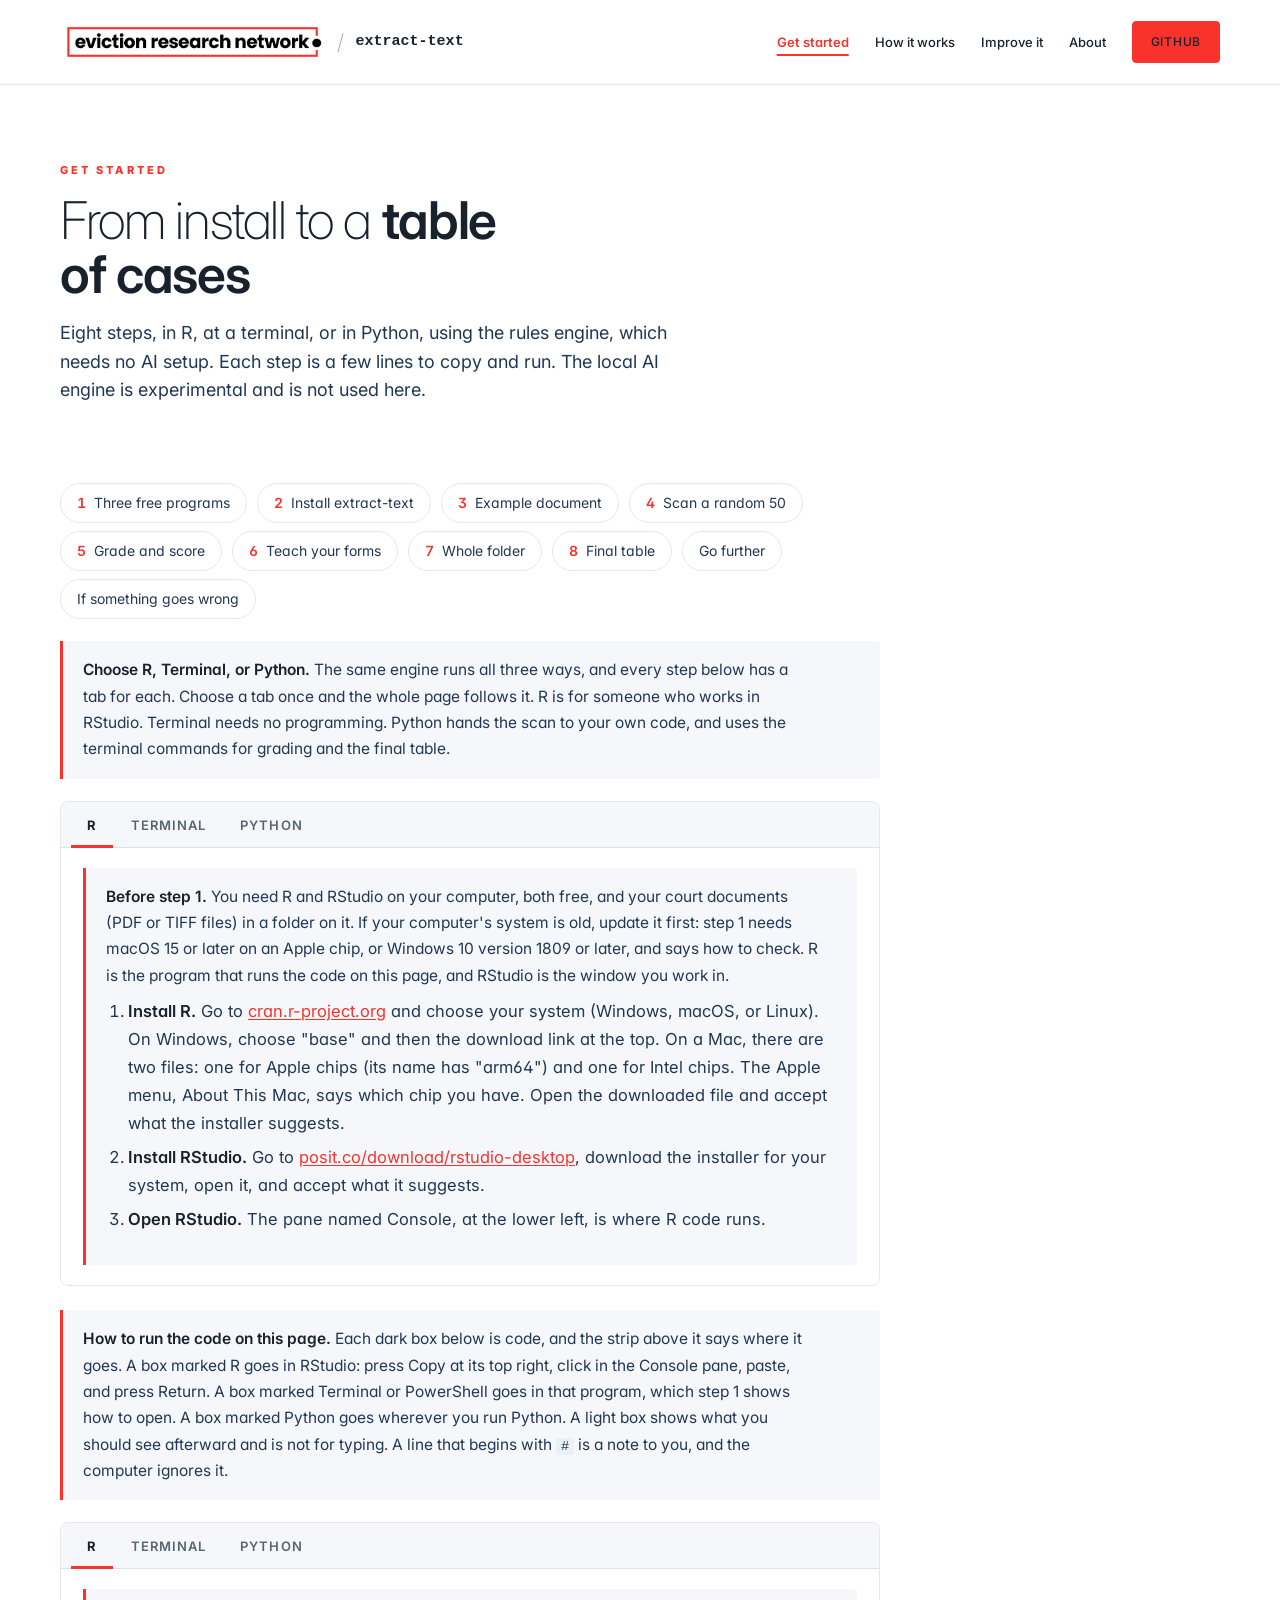
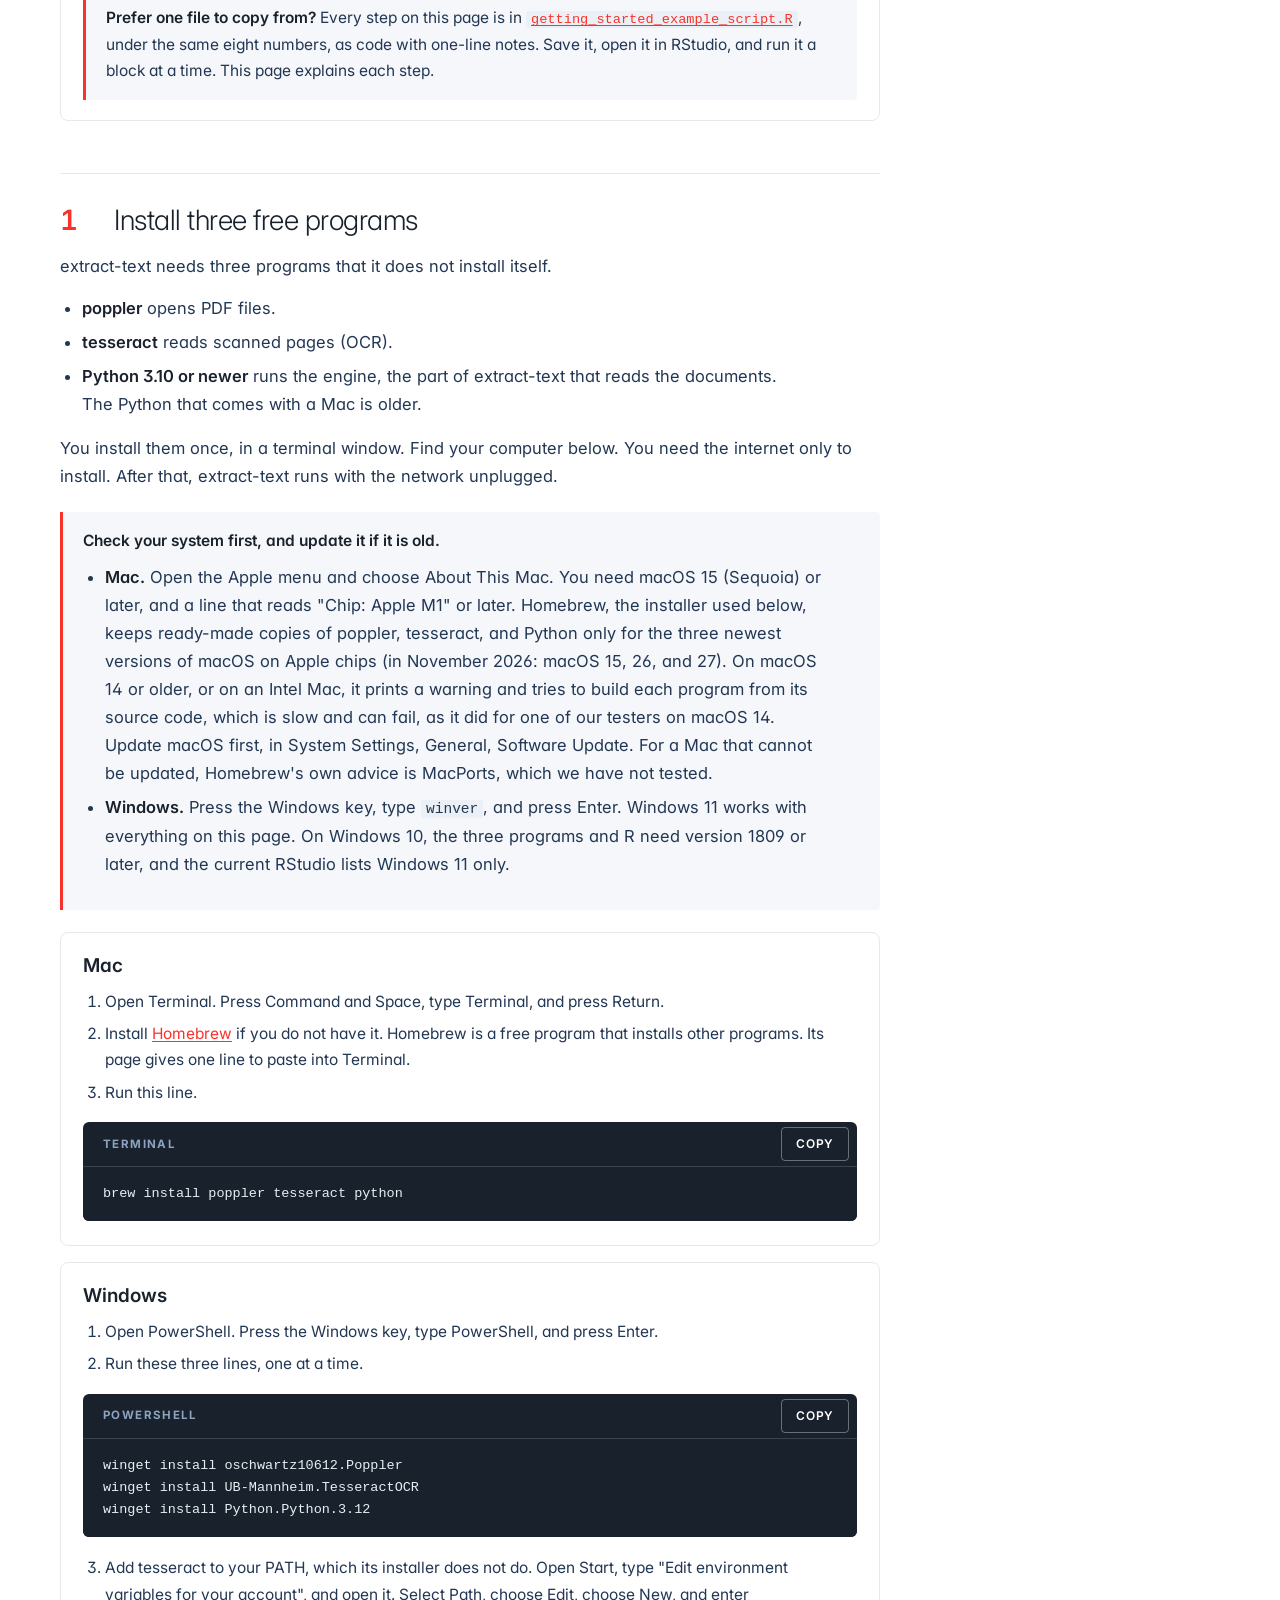
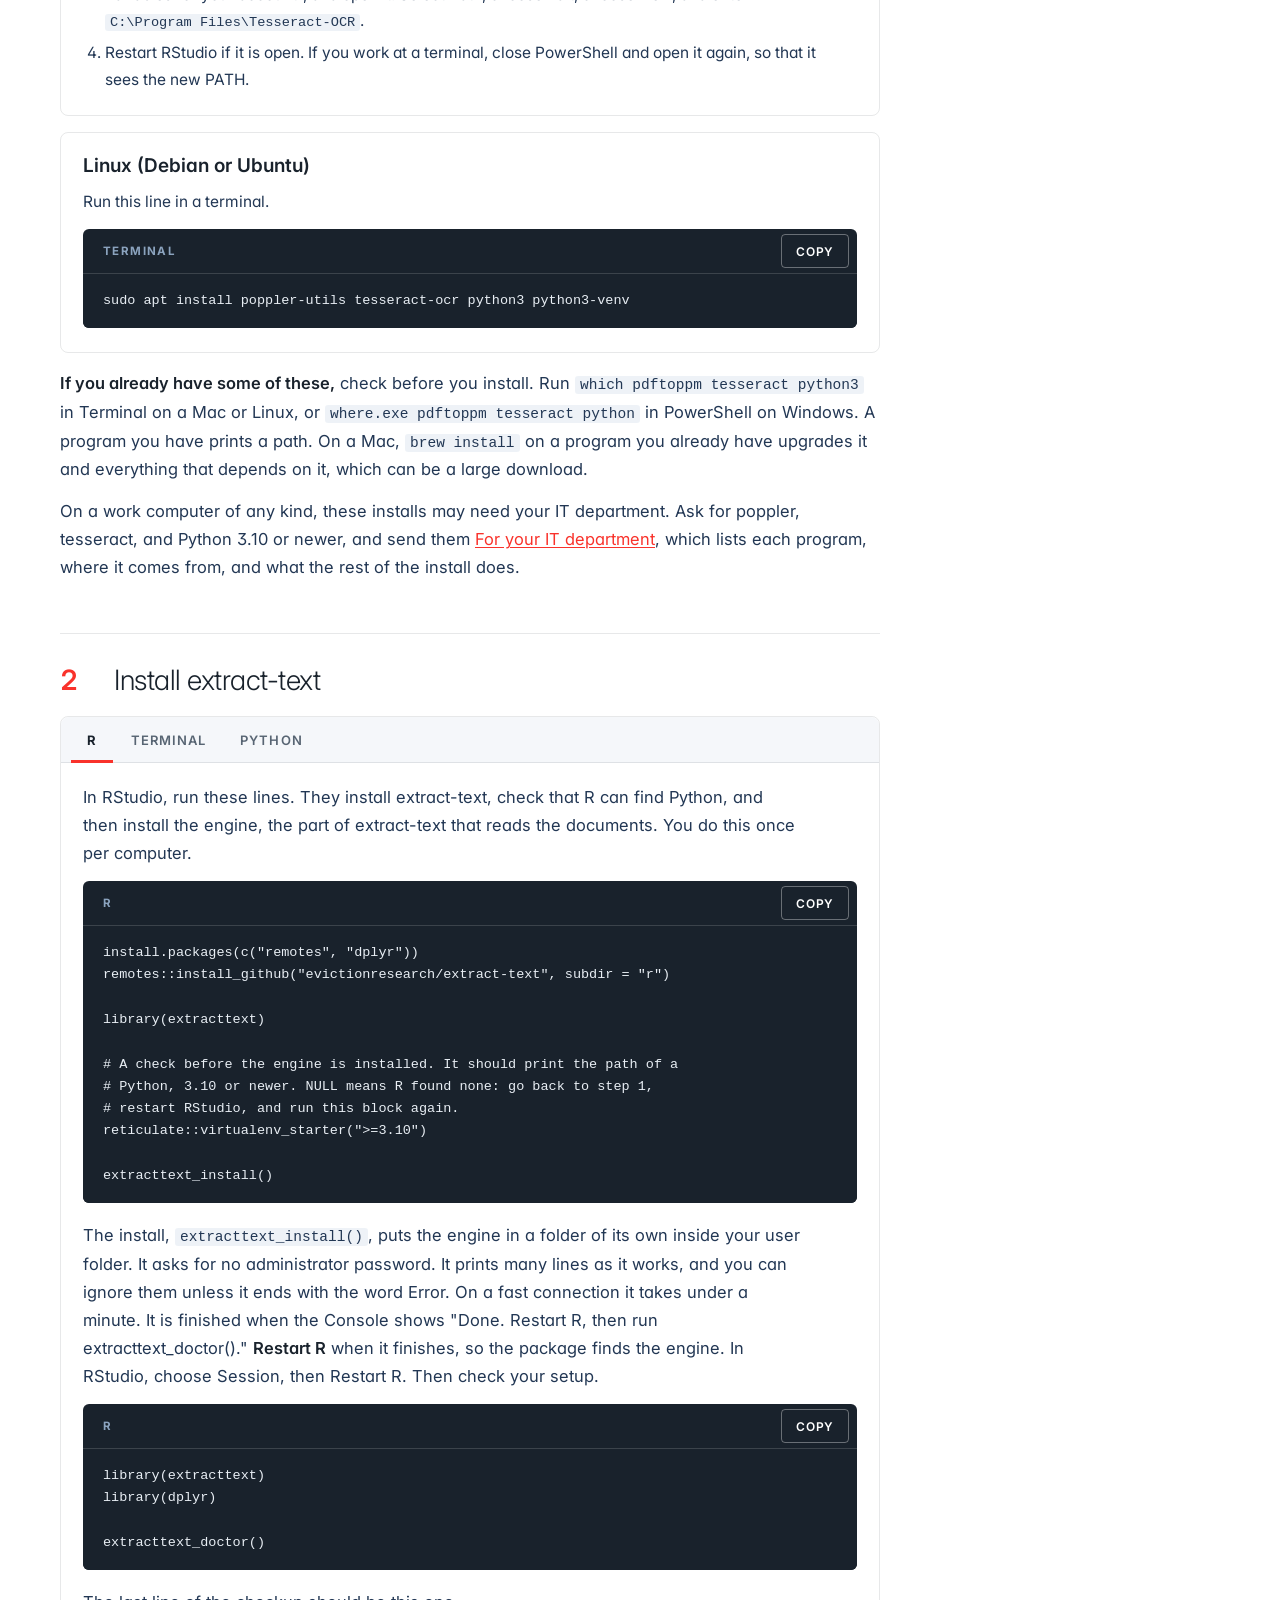
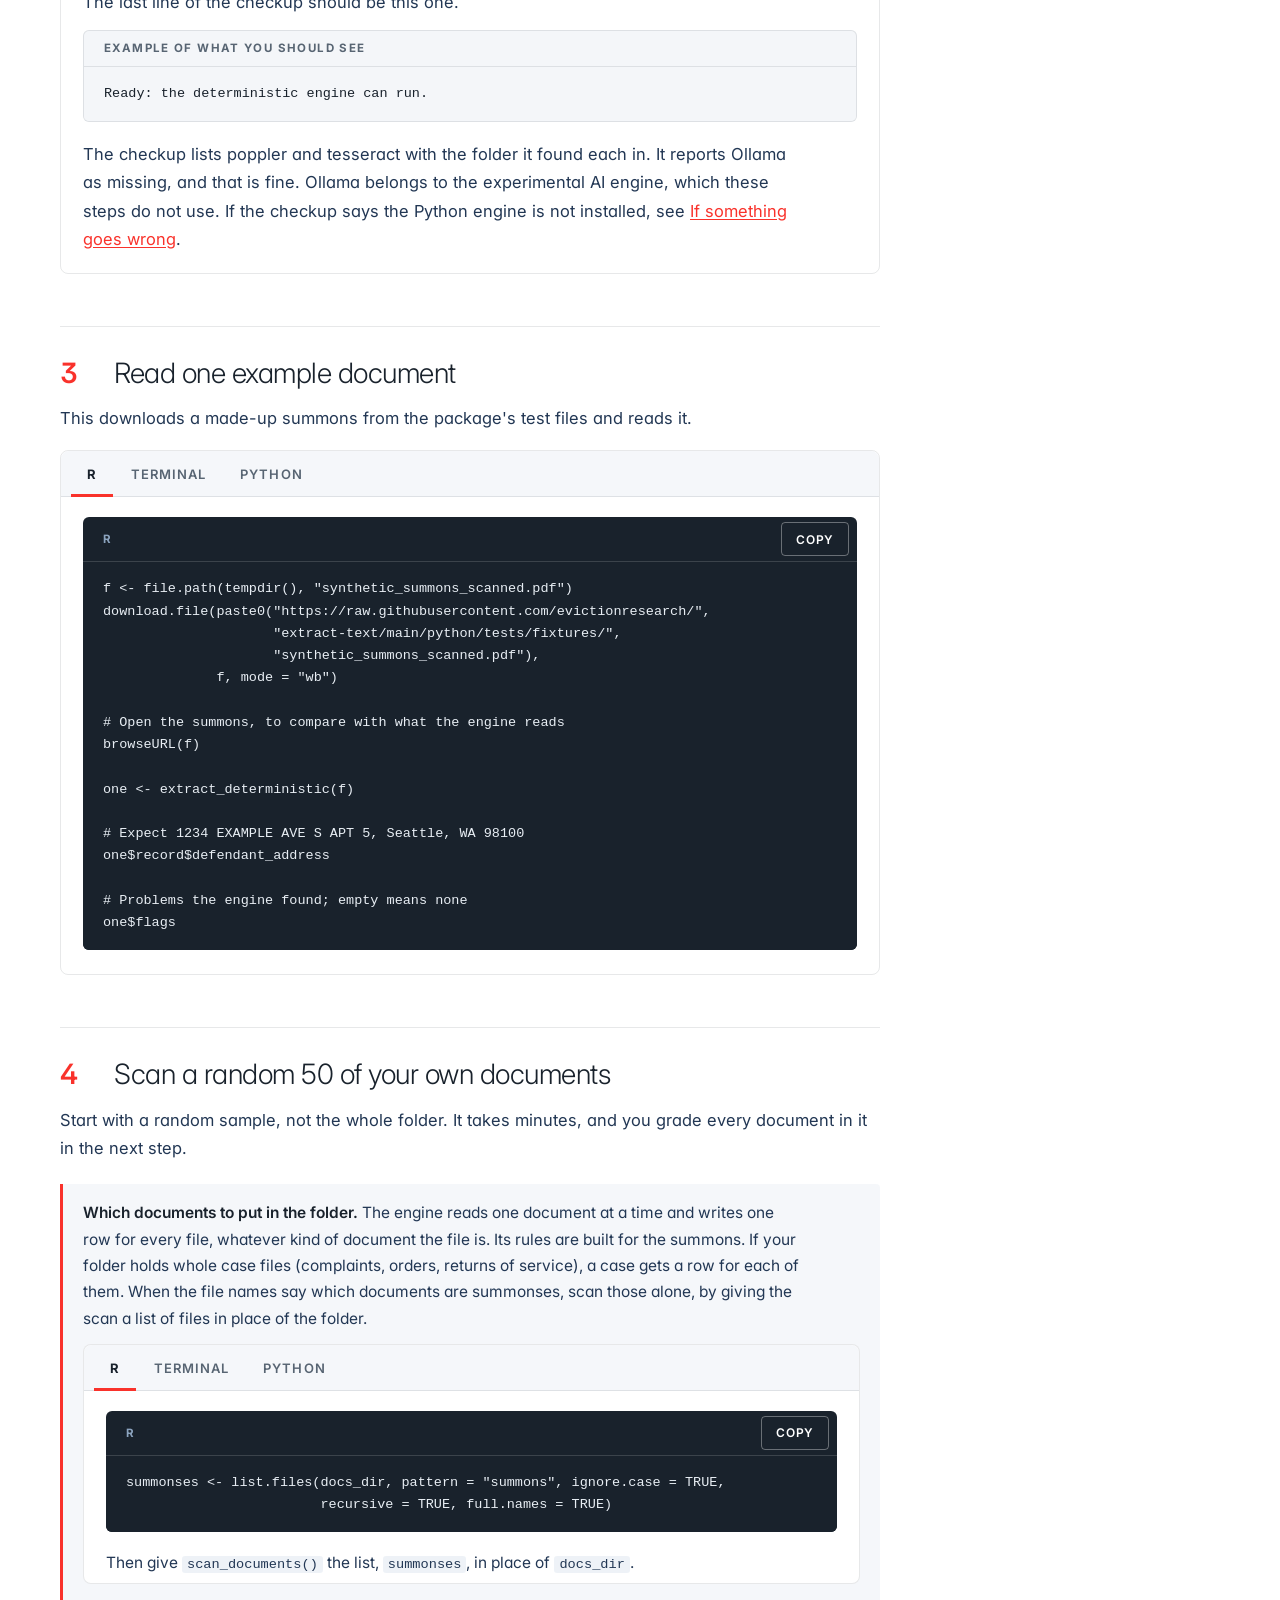
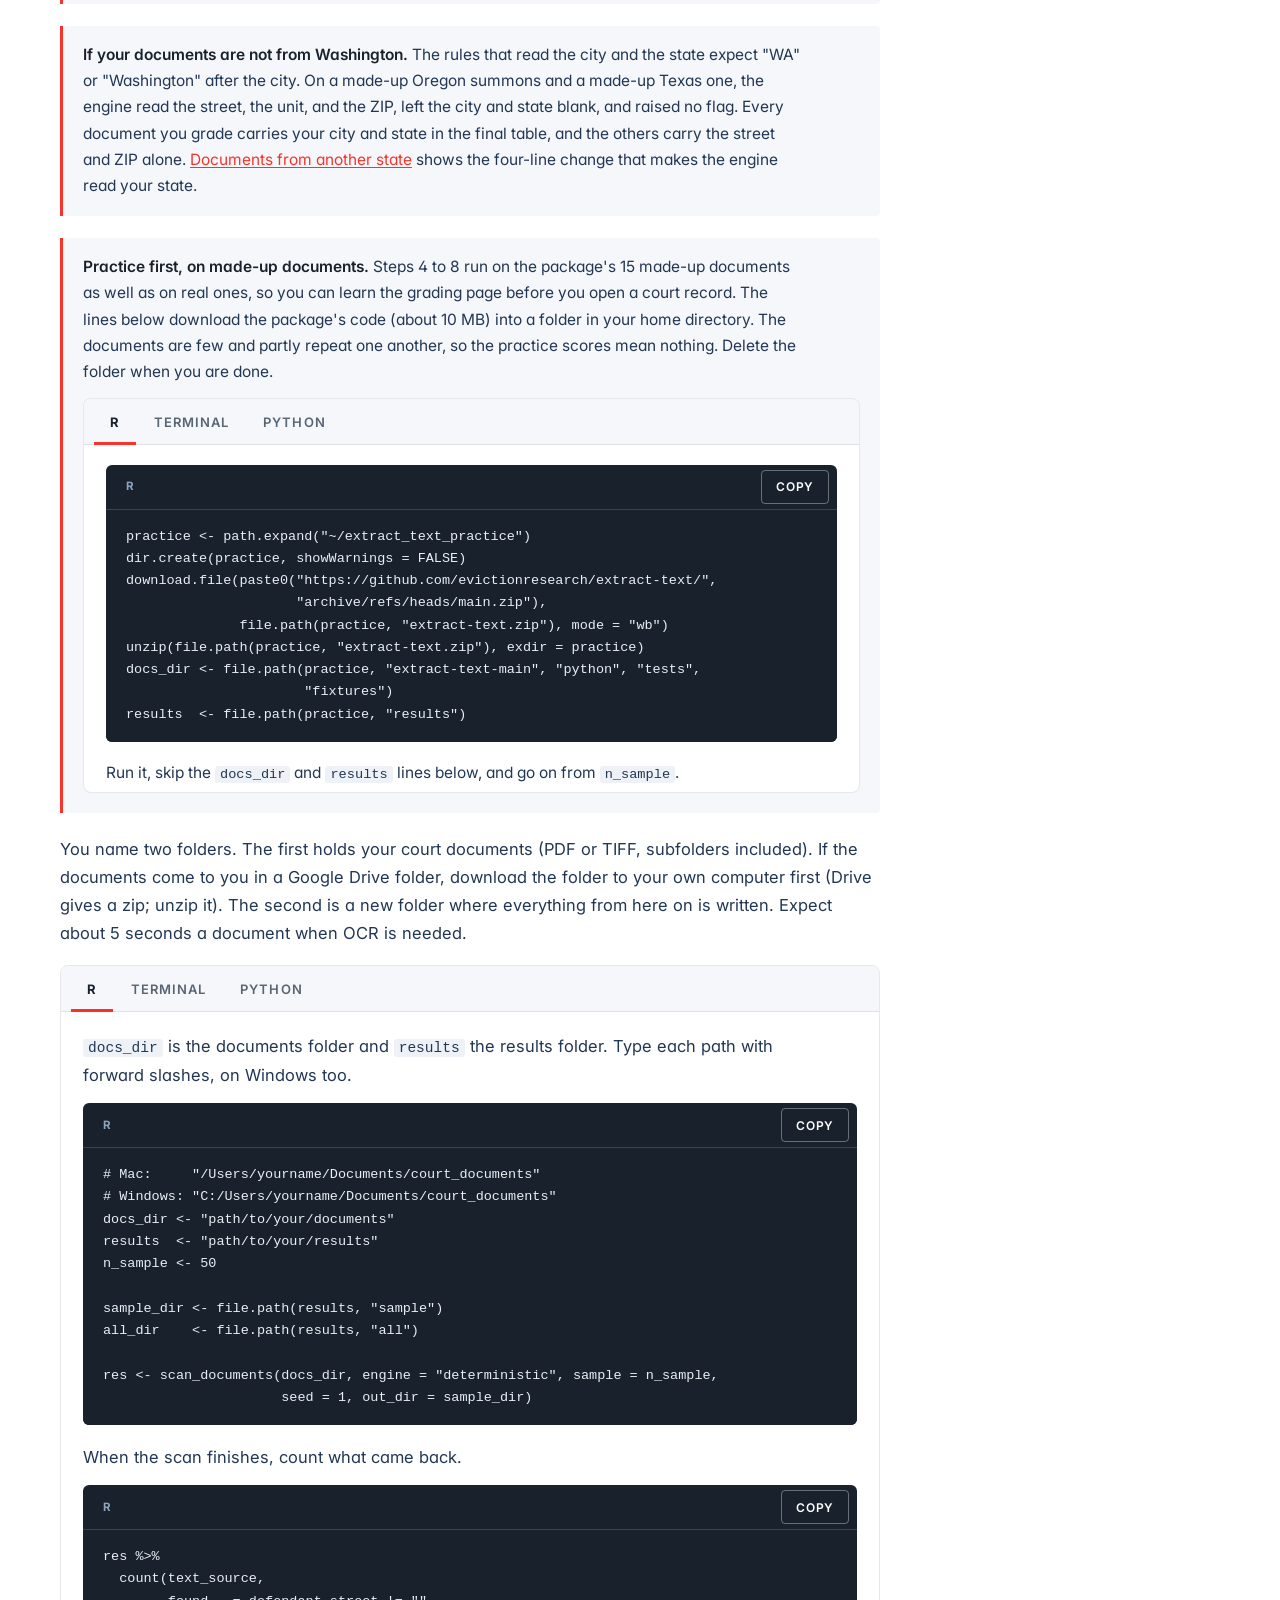
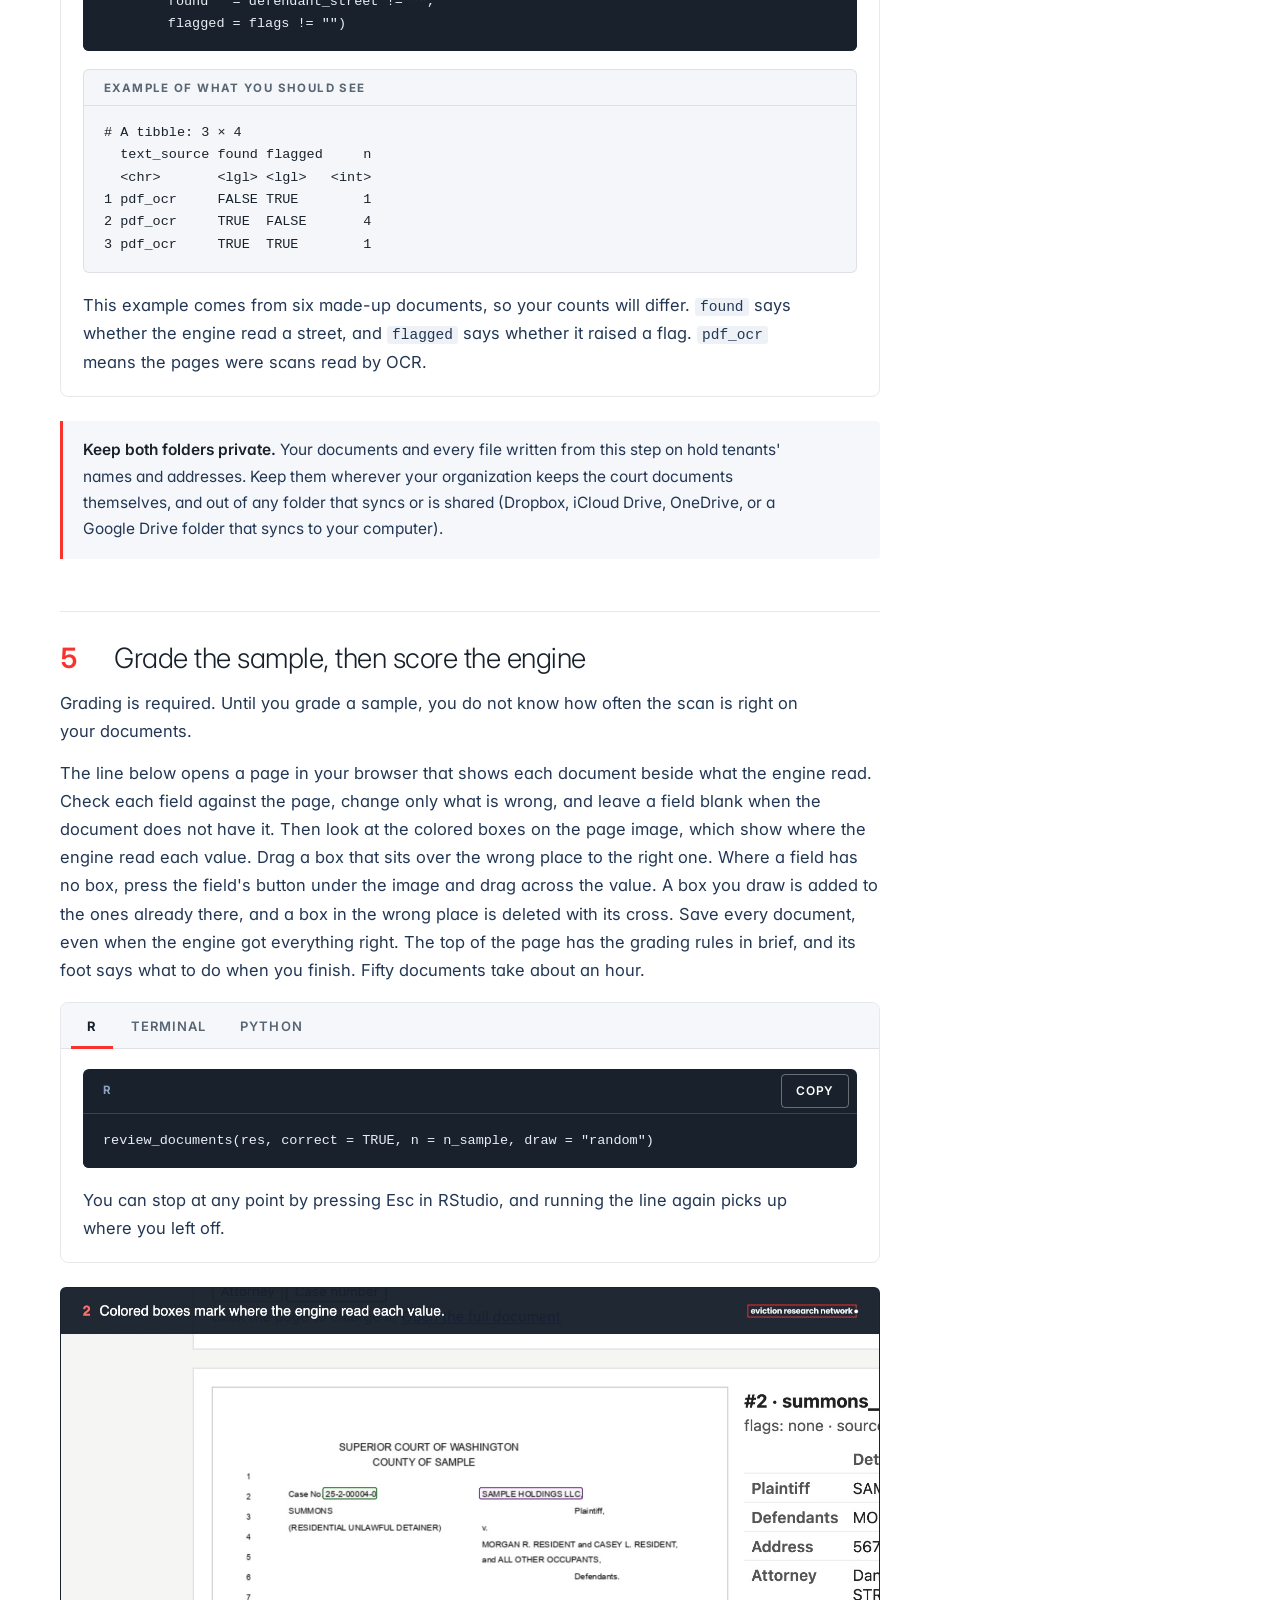
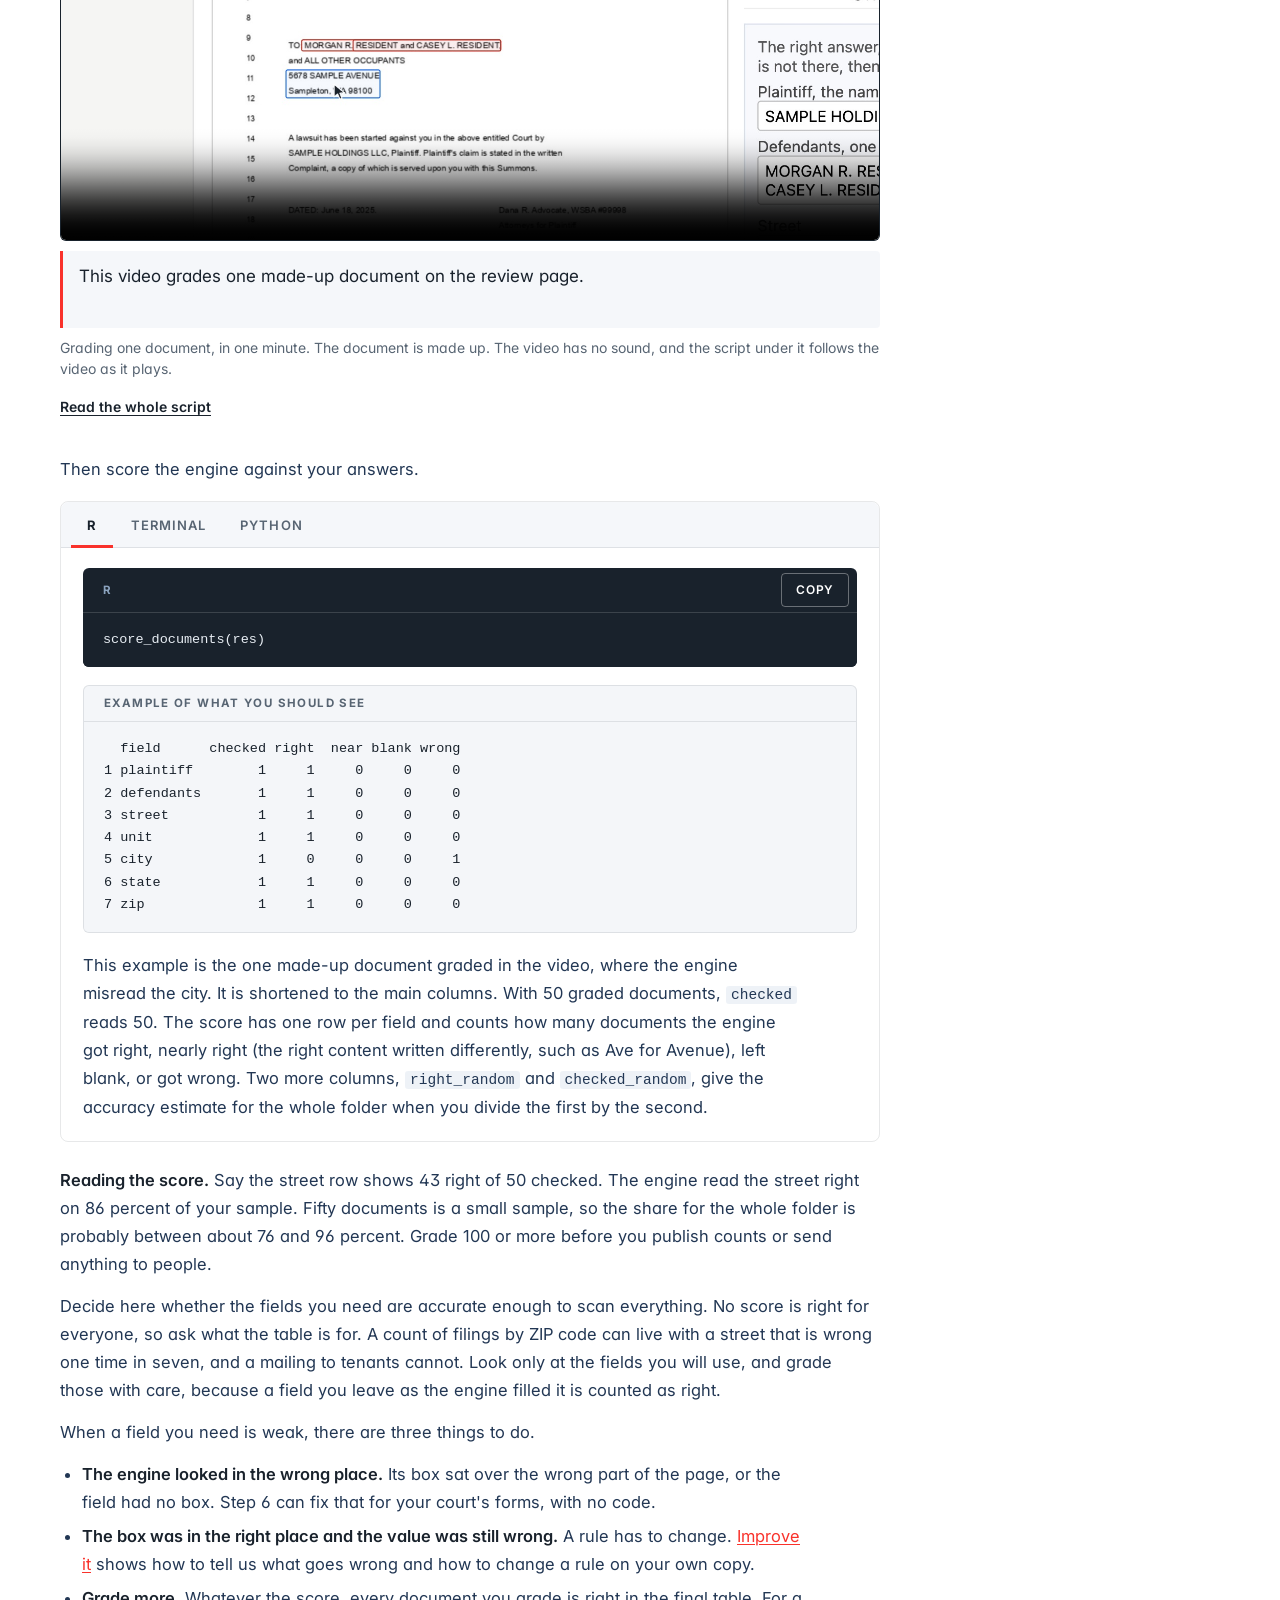
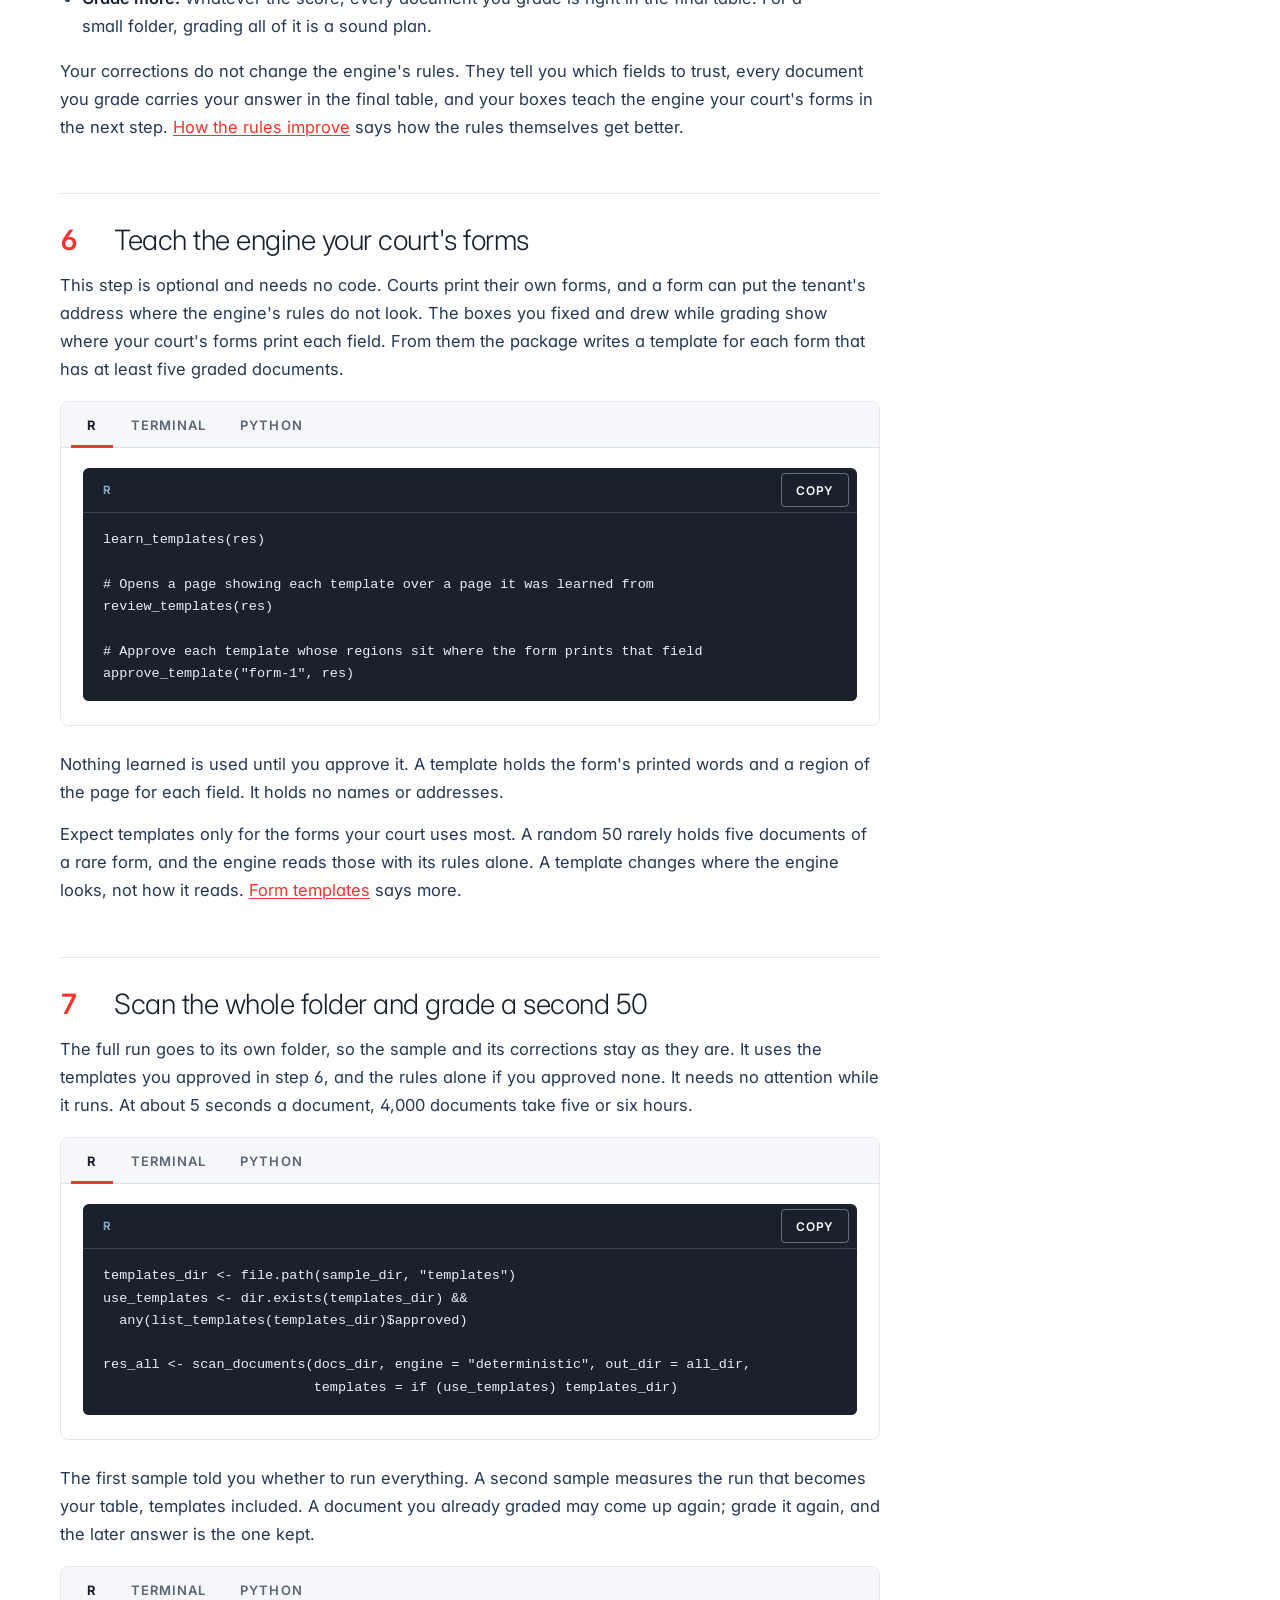
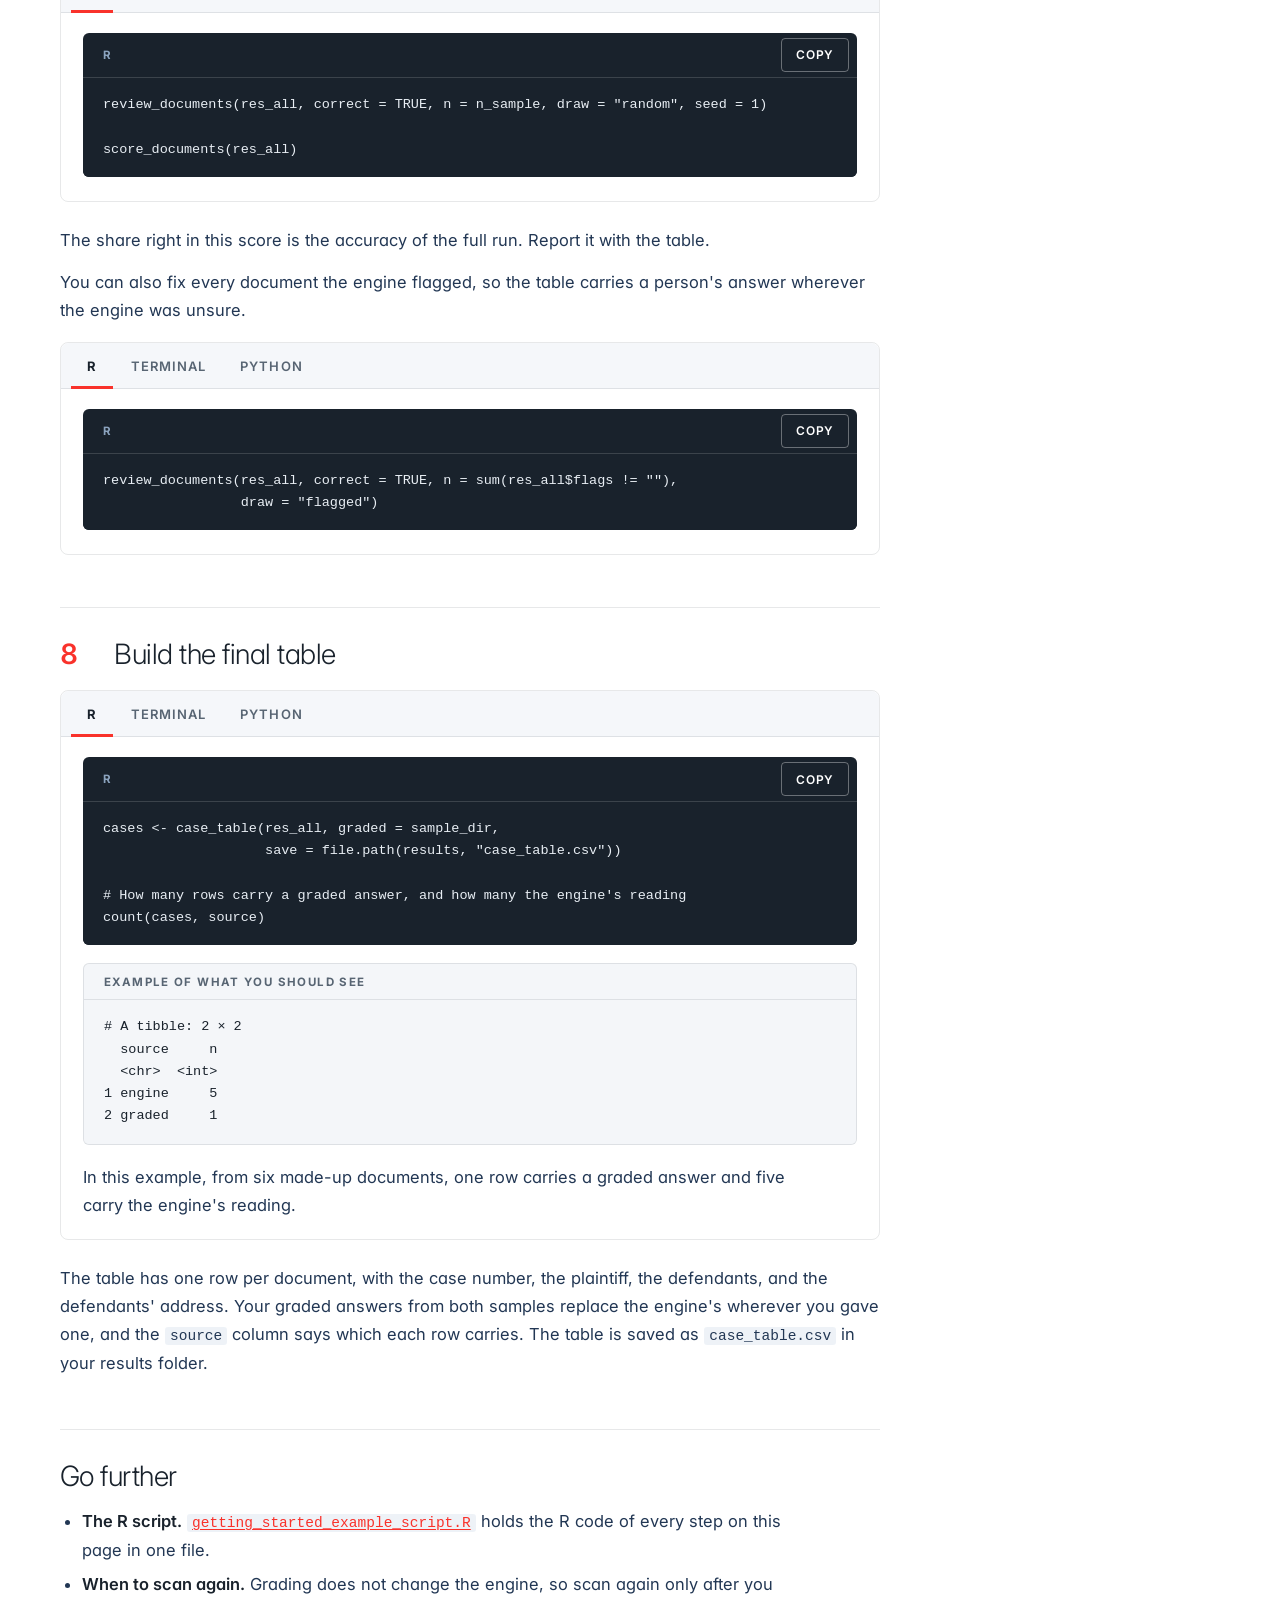
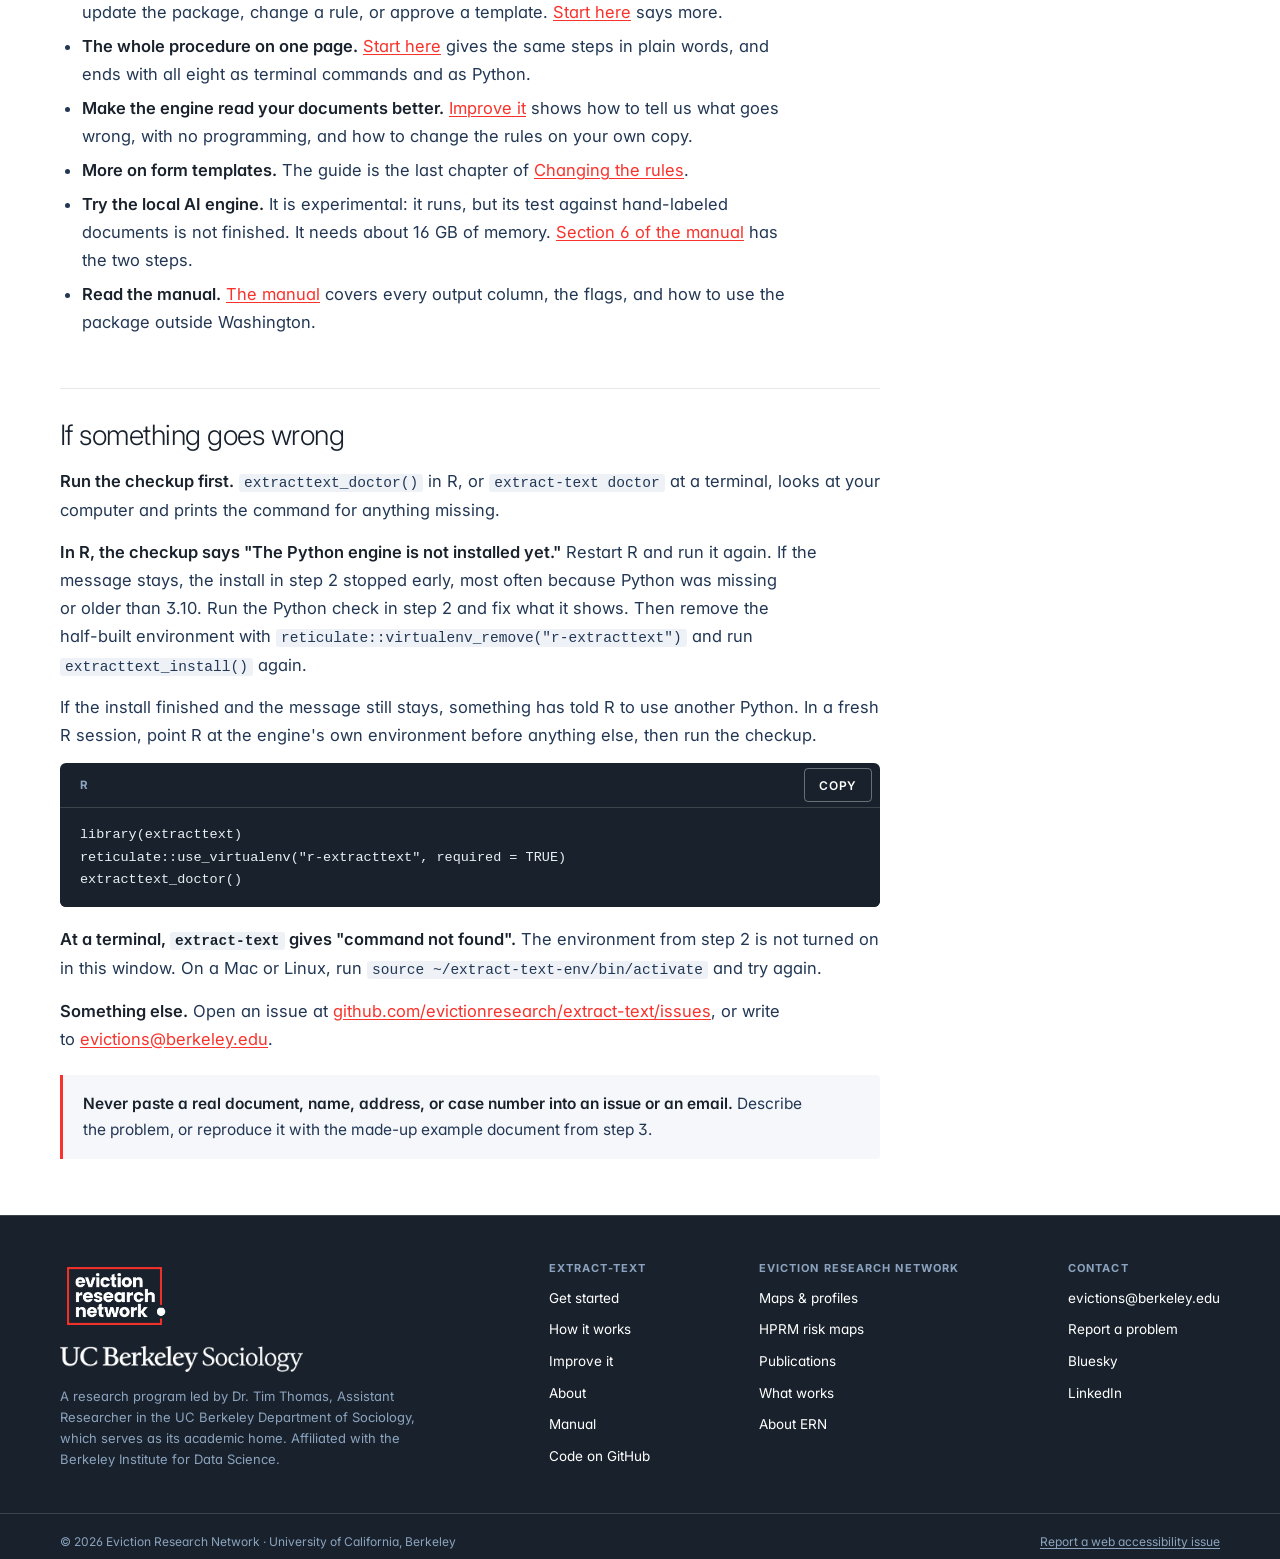
<file: site/get-started.html>
<!DOCTYPE html>
<html lang="en"><head><meta charset="utf-8">
  <meta content="width=device-width, initial-scale=1.0" name="viewport">
  <title>Get started with extract-text</title>
  <meta name="description" content="Install extract-text, read an example document, grade a random 50 of your own documents, teach the engine your court’s forms, and build a table of cases, step by step.">
  <meta name="author" content="Eviction Research Network, UC Berkeley">

  <!-- Open Graph / social -->
  <meta property="og:title" content="Get started with extract-text">
  <meta property="og:description" content="Install extract-text, read an example document, grade a random 50 of your own documents, teach the engine your court’s forms, and build a table of cases, step by step.">
  <meta property="og:type" content="website">
  <meta property="og:site_name" content="Eviction Research Network">

  <link href="https://evictionresearch.net/assets/img/favicon.png" rel="icon">
  <link href="https://evictionresearch.net/assets/img/apple-touch-icon.png" rel="apple-touch-icon">

  <!-- Inter is the ERN brand font. -->
  <link rel="preconnect" href="https://fonts.googleapis.com">
  <link rel="preconnect" href="https://fonts.gstatic.com" crossorigin="">
  <link href="https://fonts.googleapis.com/css2?family=Inter:wght@200;300;400;500;600;700;800&amp;display=swap" rel="stylesheet">

  <!-- ern-2026.css is a copy of the main site's design system
       (evictionresearch.github.io/assets/css/ern-2026.css). This site is a
       separate deploy, so nothing keeps the two in sync; when the main
       site's file changes, copy it here again. extract-text-2026.css holds
       what only these pages need. -->
  <link href="assets/css/ern-2026.css" rel="stylesheet">
  <link href="assets/css/extract-text-2026.css" rel="stylesheet">
</head>

<body>
  <a class="skip" href="#main">Skip to content</a>

  <!-- ─────────── Header ───────────
       The ERN logo goes to the main site. "/ extract-text" beside it is
       this site's home page. The links are this site's other three pages
       and the code on GitHub. -->
  <header class="head">
    <div class="wrap head-in">
      <div class="brandline">
        <a href="https://evictionresearch.net/" aria-label="Eviction Research Network, main site">
          <img src="images/EvictionStudy_logo_v09_1A_LOGO_BANNER.png" alt="Eviction Research Network">
        </a>
        <span class="sep" aria-hidden="true">/</span>
        <a class="tool-name" href="index.html" aria-label="extract-text, home">extract-text</a>
      </div>
      <nav class="nav" aria-label="extract-text pages">
        <a href="get-started.html" aria-current="page">Get started</a>
        <a href="how-it-works.html">How it works</a>
        <a href="improve.html">Improve it</a>
        <a href="about.html">About</a>
        <a class="btn sm" href="https://github.com/evictionresearch/extract-text" target="_blank" rel="noopener noreferrer">GitHub</a>
      </nav>
    </div>
  </header>

  <div id="main" role="main" class="page">

    <section class="wrap sec-hero">
      <div class="hero-in">
        <p class="eyebrow">Get started</p>
        <h1>From install to a <em>table of cases</em></h1>
        <p class="lede">Eight steps, in R, at a terminal, or in Python, using the rules engine, which needs no AI setup. Each step is a few lines to copy and run. The local AI engine is experimental and is not used here.</p>
      </div>
    </section>

<section>
<div class="wrap sec article" style="padding-top: 0;">
<ul class="jump">
<li>
<a href="#before"><b>1</b> Three free programs</a>
</li>
<li>
<a href="#install"><b>2</b> Install extract-text</a>
</li>
<li>
<a href="#example"><b>3</b> Example document</a>
</li>
<li>
<a href="#sample"><b>4</b> Scan a random 50</a>
</li>
<li>
<a href="#grade"><b>5</b> Grade and score</a>
</li>
<li>
<a href="#forms"><b>6</b> Teach your forms</a>
</li>
<li>
<a href="#full"><b>7</b> Whole folder</a>
</li>
<li>
<a href="#table"><b>8</b> Final table</a>
</li>
<li>
<a href="#next">Go further</a>
</li>
<li>
<a href="#help">If something goes wrong</a>
</li>
</ul>
<div class="note">
<p><strong>Choose R, Terminal, or Python.</strong> The same engine runs all three ways, and every step below has a tab for each. Choose a tab once and the whole page follows it. R is for someone who works in RStudio. Terminal needs no programming. Python hands the scan to your own code, and uses the terminal commands for grading and the final table.</p>
</div>
<div class="tabs">
<div class="tab" data-tab="r">
<div class="note">
<p><strong>Before step 1.</strong> You need R and RStudio on your computer, both free, and your court documents (PDF or TIFF files) in a folder on it. If your computer's system is old, update it first: step 1 needs macOS 15 or later on an Apple chip, or Windows 10 version 1809 or later, and says how to check. R is the program that runs the code on this page, and RStudio is the window you work in.</p>
<ol type="1">
<li><strong>Install R.</strong> Go to <a href="https://cran.r-project.org/" target="_blank" rel="noopener noreferrer">cran.r-project.org</a> and choose your system (Windows, macOS, or Linux). On Windows, choose "base" and then the download link at the top. On a Mac, there are two files: one for Apple chips (its name has "arm64") and one for Intel chips. The Apple menu, About This Mac, says which chip you have. Open the downloaded file and accept what the installer suggests.</li>
<li><strong>Install RStudio.</strong> Go to <a href="https://posit.co/download/rstudio-desktop/" target="_blank" rel="noopener noreferrer">posit.co/download/rstudio-desktop</a>, download the installer for your system, open it, and accept what it suggests.</li>
<li><strong>Open RStudio.</strong> The pane named Console, at the lower left, is where R code runs.</li>
</ol>
</div>
</div>
<div class="tab" data-tab="terminal">
<div class="note">
<p><strong>Before step 1.</strong> You need your court documents (PDF or TIFF files) in a folder on your computer, and a terminal window, which every computer has: Terminal on a Mac or Linux, PowerShell on Windows. Step 1 shows how to open it. If your computer's system is old, update it first: step 1 needs macOS 15 or later on an Apple chip, or Windows 10 version 1809 or later, and says how to check. You type no code beyond the lines on this page.</p>
</div>
</div>
<div class="tab" data-tab="python">
<div class="note">
<p><strong>Before step 1.</strong> You need your court documents (PDF or TIFF files) in a folder on your computer, a terminal window for the install, and Python 3.10 or newer, which step 1 installs. If your computer's system is old, update it first: step 1 needs macOS 15 or later on an Apple chip, or Windows 10 version 1809 or later, and says how to check. Run the Python lines wherever you run Python: at the <code>python</code> prompt, in a script, or in a notebook that uses the environment step 2 makes.</p>
</div>
</div>
</div>
<div class="note">
<p><strong>How to run the code on this page.</strong> Each dark box below is code, and the strip above it says where it goes. A box marked R goes in RStudio: press Copy at its top right, click in the Console pane, paste, and press Return. A box marked Terminal or PowerShell goes in that program, which step 1 shows how to open. A box marked Python goes wherever you run Python. A light box shows what you should see afterward and is not for typing. A line that begins with <code>#</code> is a note to you, and the computer ignores it.</p>
</div>
<div class="tabs">
<div class="tab" data-tab="r">
<div class="note">
<p><strong>Prefer one file to copy from?</strong> Every step on this page is in <a href="https://raw.githubusercontent.com/evictionresearch/extract-text/main/getting_started_example_script.R" target="_blank" rel="noopener noreferrer"><code>getting_started_example_script.R</code></a>, under the same eight numbers, as code with one-line notes. Save it, open it in RStudio, and run it a block at a time. This page explains each step.</p>
</div>
</div>
<div class="tab" data-tab="terminal">
<div class="note">
<p><strong>Prefer one block to copy from?</strong> <a href="https://github.com/evictionresearch/extract-text/blob/main/docs/start_here.md#the-same-steps-at-a-terminal" target="_blank" rel="noopener noreferrer">Start here</a> lists the terminal command for every step on this page in one block, under the same eight numbers. This page explains each step.</p>
</div>
</div>
<div class="tab" data-tab="python">
<div class="note">
<p><strong>Prefer one block to copy from?</strong> <a href="https://github.com/evictionresearch/extract-text/blob/main/docs/start_here.md#the-same-steps-in-python" target="_blank" rel="noopener noreferrer">Start here</a> lists the Python lines and terminal commands for every step on this page in one block, under the same eight numbers. This page explains each step.</p>
</div>
</div>
</div>
<h2 id="before"><span class="num">1</span> Install three free programs</h2>
<p>extract-text needs three programs that it does not install itself.</p>
<ul>
<li><strong>poppler</strong> opens PDF files.</li>
<li><strong>tesseract</strong> reads scanned pages (OCR).</li>
<li><strong>Python 3.10 or newer</strong> runs the engine, the part of extract-text that reads the documents. The Python that comes with a Mac is older.</li>
</ul>
<p>You install them once, in a terminal window. Find your computer below. You need the internet only to install. After that, extract-text runs with the network unplugged.</p>
<div class="note">
<p><strong>Check your system first, and update it if it is old.</strong></p>
<ul>
<li><strong>Mac.</strong> Open the Apple menu and choose About This Mac. You need macOS 15 (Sequoia) or later, and a line that reads "Chip: Apple M1" or later. Homebrew, the installer used below, keeps ready-made copies of poppler, tesseract, and Python only for the three newest versions of macOS on Apple chips (in November 2026: macOS 15, 26, and 27). On macOS 14 or older, or on an Intel Mac, it prints a warning and tries to build each program from its source code, which is slow and can fail, as it did for one of our testers on macOS 14. Update macOS first, in System Settings, General, Software Update. For a Mac that cannot be updated, Homebrew's own advice is MacPorts, which we have not tested.</li>
<li><strong>Windows.</strong> Press the Windows key, type <code>winver</code>, and press Enter. Windows 11 works with everything on this page. On Windows 10, the three programs and R need version 1809 or later, and the current RStudio lists Windows 11 only.</li>
</ul>
</div>
<section id="mac" class="os-group">
<h3>Mac</h3>
<ol type="1">
<li>Open Terminal. Press Command and Space, type Terminal, and press Return.</li>
<li>Install <a href="https://brew.sh" target="_blank" rel="noopener noreferrer">Homebrew</a> if you do not have it. Homebrew is a free program that installs other programs. Its page gives one line to paste into Terminal.</li>
<li>Run this line.</li>
</ol>
<pre class="bash"><code>brew install poppler tesseract python</code></pre>
</section>
<section id="windows" class="os-group">
<h3>Windows</h3>
<ol type="1">
<li>Open PowerShell. Press the Windows key, type PowerShell, and press Enter.</li>
<li>Run these three lines, one at a time.</li>
</ol>
<pre class="powershell"><code>winget install oschwartz10612.Poppler
winget install UB-Mannheim.TesseractOCR
winget install Python.Python.3.12</code></pre>
<ol start="3" type="1">
<li>Add tesseract to your PATH, which its installer does not do. Open Start, type "Edit environment variables for your account", and open it. Select Path, choose Edit, choose New, and enter <code>C:\Program Files\Tesseract-OCR</code>.</li>
<li>Restart RStudio if it is open. If you work at a terminal, close PowerShell and open it again, so that it sees the new PATH.</li>
</ol>
</section>
<section id="linux-debian-or-ubuntu" class="os-group">
<h3>Linux (Debian or Ubuntu)</h3>
<p>Run this line in a terminal.</p>
<pre class="bash"><code>sudo apt install poppler-utils tesseract-ocr python3 python3-venv</code></pre>
</section>
<p><strong>If you already have some of these,</strong> check before you install. Run <code>which pdftoppm tesseract python3</code> in Terminal on a Mac or Linux, or <code>where.exe pdftoppm tesseract python</code> in PowerShell on Windows. A program you have prints a path. On a Mac, <code>brew install</code> on a program you already have upgrades it and everything that depends on it, which can be a large download.</p>
<p>On a work computer of any kind, these installs may need your IT department. Ask for poppler, tesseract, and Python 3.10 or newer, and send them <a href="https://github.com/evictionresearch/extract-text/blob/main/docs/it_checklist.md" target="_blank" rel="noopener noreferrer">For your IT department</a>, which lists each program, where it comes from, and what the rest of the install does.</p>
<h2 id="install"><span class="num">2</span> Install extract-text</h2>
<div class="tabs">
<div class="tab" data-tab="r">
<p>In RStudio, run these lines. They install extract-text, check that R can find Python, and then install the engine, the part of extract-text that reads the documents. You do this once per computer.</p>
<pre class="r"><code>install.packages(c("remotes", "dplyr"))
remotes::install_github("evictionresearch/extract-text", subdir = "r")

library(extracttext)

# A check before the engine is installed. It should print the path of a
# Python, 3.10 or newer. NULL means R found none: go back to step 1,
# restart RStudio, and run this block again.
reticulate::virtualenv_starter("&gt;=3.10")

extracttext_install()</code></pre>
<p>The install, <code>extracttext_install()</code>, puts the engine in a folder of its own inside your user folder. It asks for no administrator password. It prints many lines as it works, and you can ignore them unless it ends with the word Error. On a fast connection it takes under a minute. It is finished when the Console shows "Done. Restart R, then run extracttext_doctor()." <strong>Restart R</strong> when it finishes, so the package finds the engine. In RStudio, choose Session, then Restart R. Then check your setup.</p>
<pre class="r"><code>library(extracttext)
library(dplyr)

extracttext_doctor()</code></pre>
<p>The last line of the checkup should be this one.</p>
<pre class="output"><code>Ready: the deterministic engine can run.</code></pre>
<p>The checkup lists poppler and tesseract with the folder it found each in. It reports Ollama as missing, and that is fine. Ollama belongs to the experimental AI engine, which these steps do not use. If the checkup says the Python engine is not installed, see <a href="#help">If something goes wrong</a>.</p>
</div>
<div class="tab" data-tab="terminal">
<p>In the terminal, run these lines. They make a private Python environment for the engine, turn it on, and install extract-text into it. You do this once per computer. Python from Homebrew on a Mac, and from Debian or Ubuntu, refuses a plain <code>pip install</code> outside an environment like this one.</p>
<pre class="bash"><code>python3 -m venv ~/extract-text-env
source ~/extract-text-env/bin/activate
pip install "extract-text @ https://github.com/evictionresearch/extract-text/archive/main.zip#subdirectory=python"</code></pre>
<p>On Windows, skip the first two lines. The Python that step 1 installs accepts the <code>pip install</code> line as it is. On a Mac or Linux, run the <code>source</code> line again in every new terminal window, before any <code>extract-text</code> command. Then check your setup.</p>
<pre class="bash"><code>extract-text doctor</code></pre>
<p>The last line of the checkup should be this one.</p>
<pre class="output"><code>Ready: the deterministic engine can run.</code></pre>
<p>The checkup lists poppler and tesseract with the folder it found each in. It reports Ollama as missing, and that is fine. Ollama belongs to the experimental AI engine, which these steps do not use. If the terminal answers "command not found", see <a href="#help">If something goes wrong</a>.</p>
</div>
<div class="tab" data-tab="python">
<p>The engine is a Python package, so the install is the same as at a terminal. Run these lines in a terminal window. They make a private Python environment for the engine, turn it on, and install extract-text into it. You do this once per computer. Python from Homebrew on a Mac, and from Debian or Ubuntu, refuses a plain <code>pip install</code> outside an environment like this one.</p>
<pre class="bash"><code>python3 -m venv ~/extract-text-env
source ~/extract-text-env/bin/activate
pip install "extract-text @ https://github.com/evictionresearch/extract-text/archive/main.zip#subdirectory=python"</code></pre>
<p>On Windows, skip the first two lines. The Python that step 1 installs accepts the <code>pip install</code> line as it is. On a Mac or Linux, run the <code>source</code> line again in every new terminal window, before any <code>extract-text</code> command. The install also gives you the <code>extract-text</code> command, which steps 5, 6, and 8 use. Check your setup with it.</p>
<pre class="bash"><code>extract-text doctor</code></pre>
<p>The last line of the checkup should be this one.</p>
<pre class="output"><code>Ready: the deterministic engine can run.</code></pre>
<p>The checkup lists poppler and tesseract with the folder it found each in. It reports Ollama as missing, and that is fine. Ollama belongs to the experimental AI engine, which these steps do not use.</p>
<p>Then start Python from that same terminal window, with <code>python</code>, or point your editor or notebook at <code>~/extract-text-env</code>. If this line raises no error, Python has found the engine.</p>
<pre class="python"><code>from extract_text import extract, scan</code></pre>
</div>
</div>
<h2 id="example"><span class="num">3</span> Read one example document</h2>
<p>This downloads a made-up summons from the package's test files and reads it.</p>
<div class="tabs">
<div class="tab" data-tab="r">
<pre class="r"><code>f &lt;- file.path(tempdir(), "synthetic_summons_scanned.pdf")
download.file(paste0("https://raw.githubusercontent.com/evictionresearch/",
                     "extract-text/main/python/tests/fixtures/",
                     "synthetic_summons_scanned.pdf"),
              f, mode = "wb")

# Open the summons, to compare with what the engine reads
browseURL(f)

one &lt;- extract_deterministic(f)

# Expect 1234 EXAMPLE AVE S APT 5, Seattle, WA 98100
one$record$defendant_address

# Problems the engine found; empty means none
one$flags</code></pre>
</div>
<div class="tab" data-tab="terminal">
<pre class="bash"><code>curl -L -o synthetic_summons_scanned.pdf https://raw.githubusercontent.com/evictionresearch/extract-text/main/python/tests/fixtures/synthetic_summons_scanned.pdf

extract-text extract synthetic_summons_scanned.pdf</code></pre>
<p>In PowerShell on Windows, type <code>curl.exe</code> in place of <code>curl</code>. The first line saves the summons in the folder the terminal is in, where you can open it to compare. The second prints everything the engine read. Look for this part, the defendants' address, and for <code>"flags": []</code> near the end, which means the engine found no problem.</p>
<pre class="output"><code>    "defendant_address": {
      "raw": "1234 EXAMPLE AVE S APT 5 SEATTLE, WA 98100",
      "street": "1234 EXAMPLE AVE S APT 5",
      "unit": "APT 5",
      "city": "Seattle",
      "state": "WA",
      "zip": "98100"
    },</code></pre>
</div>
<div class="tab" data-tab="python">
<pre class="python"><code>from urllib.request import urlretrieve
from extract_text import extract

# Saves the summons in the folder Python is running in, where you can open
# it to compare with what the engine reads
f, _ = urlretrieve("https://raw.githubusercontent.com/evictionresearch/"
                   "extract-text/main/python/tests/fixtures/"
                   "synthetic_summons_scanned.pdf",
                   "synthetic_summons_scanned.pdf")

one = extract(f)

# Expect 1234 EXAMPLE AVE S APT 5, Seattle, WA 98100
one.record.defendant_address

# Problems the engine found; empty means none
one.flags</code></pre>
</div>
</div>
<h2 id="sample"><span class="num">4</span> Scan a random 50 of your own documents</h2>
<p>Start with a random sample, not the whole folder. It takes minutes, and you grade every document in it in the next step.</p>
<div class="note">
<p><strong>Which documents to put in the folder.</strong> The engine reads one document at a time and writes one row for every file, whatever kind of document the file is. Its rules are built for the summons. If your folder holds whole case files (complaints, orders, returns of service), a case gets a row for each of them. When the file names say which documents are summonses, scan those alone, by giving the scan a list of files in place of the folder.</p>
<div class="tabs">
<div class="tab" data-tab="r">
<pre class="r"><code>summonses &lt;- list.files(docs_dir, pattern = "summons", ignore.case = TRUE,
                        recursive = TRUE, full.names = TRUE)</code></pre>
<p>Then give <code>scan_documents()</code> the list, <code>summonses</code>, in place of <code>docs_dir</code>.</p>
</div>
<div class="tab" data-tab="terminal">
<pre class="bash"><code>extract-text scan DOCS/*summons* --engine deterministic --sample 50 --seed 1 --out RESULTS/sample</code></pre>
<p>On a Mac or Linux, <code>DOCS/*summons*</code> names every file in the folder whose name holds "summons". The pattern minds capital letters and does not look in subfolders. PowerShell on Windows does not fill in such a pattern, so there, put the summonses in a folder of their own.</p>
</div>
<div class="tab" data-tab="python">
<pre class="python"><code>from pathlib import Path

summonses = sorted(p for p in Path(docs_dir).rglob("*")
                   if p.is_file() and "summons" in p.name.lower())</code></pre>
<p>Then give <code>scan()</code> the list, <code>summonses</code>, in place of <code>docs_dir</code>.</p>
</div>
</div>
</div>
<div class="note">
<p><strong>If your documents are not from Washington.</strong> The rules that read the city and the state expect "WA" or "Washington" after the city. On a made-up Oregon summons and a made-up Texas one, the engine read the street, the unit, and the ZIP, left the city and state blank, and raised no flag. Every document you grade carries your city and state in the final table, and the others carry the street and ZIP alone. <a href="https://github.com/evictionresearch/extract-text/blob/main/docs/changing_rules.md#documents-from-another-state" target="_blank" rel="noopener noreferrer">Documents from another state</a> shows the four-line change that makes the engine read your state.</p>
</div>
<div class="note">
<p><strong>Practice first, on made-up documents.</strong> Steps 4 to 8 run on the package's 15 made-up documents as well as on real ones, so you can learn the grading page before you open a court record. The lines below download the package's code (about 10 MB) into a folder in your home directory. The documents are few and partly repeat one another, so the practice scores mean nothing. Delete the folder when you are done.</p>
<div class="tabs">
<div class="tab" data-tab="r">
<pre class="r"><code>practice &lt;- path.expand("~/extract_text_practice")
dir.create(practice, showWarnings = FALSE)
download.file(paste0("https://github.com/evictionresearch/extract-text/",
                     "archive/refs/heads/main.zip"),
              file.path(practice, "extract-text.zip"), mode = "wb")
unzip(file.path(practice, "extract-text.zip"), exdir = practice)
docs_dir &lt;- file.path(practice, "extract-text-main", "python", "tests",
                      "fixtures")
results  &lt;- file.path(practice, "results")</code></pre>
<p>Run it, skip the <code>docs_dir</code> and <code>results</code> lines below, and go on from <code>n_sample</code>.</p>
</div>
<div class="tab" data-tab="terminal">
<pre class="bash"><code>mkdir -p ~/extract_text_practice
cd ~/extract_text_practice
curl -L -o extract-text.zip https://github.com/evictionresearch/extract-text/archive/refs/heads/main.zip
unzip -q extract-text.zip</code></pre>
<p>These four lines are for a Mac or Linux. On Windows, open that address in your browser, save the zip in a new folder, and unzip it there. Then, in every line from here on, type <code>~/extract_text_practice/extract-text-main/python/tests/fixtures</code> in place of <code>DOCS</code> and <code>~/extract_text_practice/results</code> in place of <code>RESULTS</code>.</p>
</div>
<div class="tab" data-tab="python">
<pre class="python"><code>from pathlib import Path
from urllib.request import urlretrieve
from zipfile import ZipFile

practice = Path.home() / "extract_text_practice"
practice.mkdir(exist_ok=True)
urlretrieve("https://github.com/evictionresearch/extract-text/"
            "archive/refs/heads/main.zip",
            practice / "extract-text.zip")
ZipFile(practice / "extract-text.zip").extractall(practice)
docs_dir = practice / "extract-text-main" / "python" / "tests" / "fixtures"
results  = practice / "results"</code></pre>
<p>Run it, skip the <code>docs_dir</code> and <code>results</code> lines below, and go on from <code>n_sample</code>.</p>
</div>
</div>
</div>
<p>You name two folders. The first holds your court documents (PDF or TIFF, subfolders included). If the documents come to you in a Google Drive folder, download the folder to your own computer first (Drive gives a zip; unzip it). The second is a new folder where everything from here on is written. Expect about 5 seconds a document when OCR is needed.</p>
<div class="tabs">
<div class="tab" data-tab="r">
<p><code>docs_dir</code> is the documents folder and <code>results</code> the results folder. Type each path with forward slashes, on Windows too.</p>
<pre class="r"><code># Mac:     "/Users/yourname/Documents/court_documents"
# Windows: "C:/Users/yourname/Documents/court_documents"
docs_dir &lt;- "path/to/your/documents"
results  &lt;- "path/to/your/results"
n_sample &lt;- 50

sample_dir &lt;- file.path(results, "sample")
all_dir    &lt;- file.path(results, "all")

res &lt;- scan_documents(docs_dir, engine = "deterministic", sample = n_sample,
                      seed = 1, out_dir = sample_dir)</code></pre>
<p>When the scan finishes, count what came back.</p>
<pre class="r"><code>res %&gt;%
  count(text_source,
        found   = defendant_street != "",
        flagged = flags != "")</code></pre>
<pre class="output"><code># A tibble: 3 × 4
  text_source found flagged     n
  &lt;chr&gt;       &lt;lgl&gt; &lt;lgl&gt;   &lt;int&gt;
1 pdf_ocr     FALSE TRUE        1
2 pdf_ocr     TRUE  FALSE       4
3 pdf_ocr     TRUE  TRUE        1</code></pre>
<p>This example comes from six made-up documents, so your counts will differ. <code>found</code> says whether the engine read a street, and <code>flagged</code> says whether it raised a flag. <code>pdf_ocr</code> means the pages were scans read by OCR.</p>
</div>
<div class="tab" data-tab="terminal">
<p>In this line and every one after it, type your documents folder in place of <code>DOCS</code> and your results folder in place of <code>RESULTS</code>. Put quotation marks around a path that has a space in it.</p>
<pre class="bash"><code># Mac:     /Users/yourname/Documents/court_documents
# Windows: C:/Users/yourname/Documents/court_documents
extract-text scan DOCS --engine deterministic --sample 50 --seed 1 --out RESULTS/sample</code></pre>
<p>When the scan finishes, it prints the count of what came back.</p>
<pre class="output"><code>  scanned 6/6

6 documents scanned, 6 with a defendant street address, 0 flagged for review.
Results in RESULTS/sample/extracted.csv (and extracted.jsonl).
Grade it on the review page with: extract-text review --out RESULTS/sample --serve</code></pre>
<p>This example comes from six of the package's made-up practice documents, so your counts will differ. <code>extracted.csv</code> is the table, one row per document. Step 5 adds <code>--random 50</code> to the line the scan suggests, so that the page shows a random 50.</p>
</div>
<div class="tab" data-tab="python">
<p><code>docs_dir</code> is the documents folder and <code>results</code> the results folder. Type each path with forward slashes, on Windows too.</p>
<pre class="python"><code>from extract_text import scan

# Mac:     "/Users/yourname/Documents/court_documents"
# Windows: "C:/Users/yourname/Documents/court_documents"
docs_dir = "path/to/your/documents"
results  = "path/to/your/results"
n_sample = 50

sample_dir = f"{results}/sample"
all_dir    = f"{results}/all"

rows = scan(docs_dir, engine="deterministic", sample=n_sample, seed=1,
            out_dir=sample_dir)</code></pre>
<p><code>rows</code> is a list with one dictionary per document, and the same table is saved as <code>extracted.csv</code> in the sample folder. When the scan finishes, count what came back.</p>
<pre class="python"><code>from collections import Counter

Counter((r["text_source"], r["defendant_street"] != "", r["flags"] != "")
        for r in rows)</code></pre>
<pre class="output"><code>Counter({('image_ocr', True, False): 4, ('pdf_ocr', True, False): 1, ('pdf_text_layer', True, False): 1})</code></pre>
<p>This example comes from six of the package's made-up practice documents, so your counts will differ. Each entry gives how the text was read, whether the engine read a street, whether it raised a flag, and how many documents that describes. <code>image_ocr</code> and <code>pdf_ocr</code> mean the pages were scans read by OCR.</p>
</div>
</div>
<div class="note">
<p><strong>Keep both folders private.</strong> Your documents and every file written from this step on hold tenants' names and addresses. Keep them wherever your organization keeps the court documents themselves, and out of any folder that syncs or is shared (Dropbox, iCloud Drive, OneDrive, or a Google Drive folder that syncs to your computer).</p>
</div>
<h2 id="grade"><span class="num">5</span> Grade the sample, then score the engine</h2>
<p>Grading is required. Until you grade a sample, you do not know how often the scan is right on your documents.</p>
<p>The line below opens a page in your browser that shows each document beside what the engine read. Check each field against the page, change only what is wrong, and leave a field blank when the document does not have it. Then look at the colored boxes on the page image, which show where the engine read each value. Drag a box that sits over the wrong place to the right one. Where a field has no box, press the field's button under the image and drag across the value. A box you draw is added to the ones already there, and a box in the wrong place is deleted with its cross. Save every document, even when the engine got everything right. The top of the page has the grading rules in brief, and its foot says what to do when you finish. Fifty documents take about an hour.</p>
<div class="tabs">
<div class="tab" data-tab="r">
<pre class="r"><code>review_documents(res, correct = TRUE, n = n_sample, draw = "random")</code></pre>
<p>You can stop at any point by pressing Esc in RStudio, and running the line again picks up where you left off.</p>
</div>
<div class="tab" data-tab="terminal">
<pre class="bash"><code>extract-text review --out RESULTS/sample --random 50 --serve</code></pre>
<p>The terminal waits while you grade. You can stop at any point by pressing Ctrl-C there, and running the line again picks up where you left off.</p>
</div>
<div class="tab" data-tab="python">
<p>Steps 5, 6, and 8 have no Python function of their own. They use the <code>extract-text</code> command, which the install in step 2 put beside the Python package. Run it in a terminal window with the environment from step 2 turned on, and type your results folder in place of <code>RESULTS</code>.</p>
<pre class="bash"><code>extract-text review --out RESULTS/sample --random 50 --serve</code></pre>
<p>The terminal waits while you grade. You can stop at any point by pressing Ctrl-C there, and running the line again picks up where you left off.</p>
</div>
</div>
<figure class="video">
<video controls="" preload="metadata" poster="media/grading-poster.jpg" width="1600" height="1080" aria-label="Grading one made-up document on the review page">
<source src="media/grading.mp4" type="video/mp4">
</video>
<p class="narration" hidden=""></p>
<figcaption>Grading one document, in one minute. The document is made up. The video has no sound, and the script under it follows the video as it plays.</figcaption>
<details>
<summary>Read the whole script</summary>
<ol class="script">
<li data-start="0">This video grades one made-up document on the review page.</li>
<li data-start="3.4">The page is on the left. On the right is what the rules engine read, above a form filled in with its answers.</li>
<li data-start="9.6">The colored boxes show where the engine found each value. Red marks the defendants and blue marks the address.</li>
<li data-start="15.2">Check each field against the page. Here the page prints the city as Sampleton.</li>
<li data-start="19.4">The rules engine misspelled it as Sampieton, so we correct it in the City box of the form.</li>
<li data-start="25.4">The top of the page names the defendants too. We pick Defendants.</li>
<li data-start="29.2">Then we drag a box over those names. Boxes like this teach the engine where the form prints each field.</li>
<li data-start="34.7">Our box is added to the page. The engine's own box, on the line addressed to the defendants, stays where it was.</li>
<li data-start="37.4">A box that sits in the wrong place can be deleted. Point at it and press its cross.</li>
<li data-start="42.3">We press Save. Save every document you check, even when the engine got everything right.</li>
<li data-start="47.6">The page confirms the save and notes that the engine was wrong on the city.</li>
<li data-start="51.3">Your answers stay in a file on your own computer. The full guide is GRADING.md.</li>
</ol>
</details>
</figure>
<p>Then score the engine against your answers.</p>
<div class="tabs">
<div class="tab" data-tab="r">
<pre class="r"><code>score_documents(res)</code></pre>
<pre class="output"><code>  field      checked right  near blank wrong
1 plaintiff        1     1     0     0     0
2 defendants       1     1     0     0     0
3 street           1     1     0     0     0
4 unit             1     1     0     0     0
5 city             1     0     0     0     1
6 state            1     1     0     0     0
7 zip              1     1     0     0     0</code></pre>
<p>This example is the one made-up document graded in the video, where the engine misread the city. It is shortened to the main columns. With 50 graded documents, <code>checked</code> reads 50. The score has one row per field and counts how many documents the engine got right, nearly right (the right content written differently, such as Ave for Avenue), left blank, or got wrong. Two more columns, <code>right_random</code> and <code>checked_random</code>, give the accuracy estimate for the whole folder when you divide the first by the second.</p>
</div>
<div class="tab" data-tab="terminal">
<pre class="bash"><code>extract-text score --out RESULTS/sample</code></pre>
<pre class="output"><code>Corrections in sample: 6 documents reviewed, 0 unreadable, 6 random
Scored against the scan as it is now in that folder.
Graded by yourname (6).

deterministic engine, share of fields right, then right or near (random rows alone in brackets)
  plaintiff        100.0% 100.0% of    6  [100.0% of 6]
  defendants       100.0% 100.0% of    6  [100.0% of 6]
  street            83.3%  83.3% of    6  [83.3% of 6]   wrong: 1 different
  unit              66.7%  66.7% of    6  [66.7% of 6]   wrong: 1 different, 1 blank
  city             100.0% 100.0% of    6  [100.0% of 6]
  state            100.0% 100.0% of    6  [100.0% of 6]
  zip               83.3%  83.3% of    6  [83.3% of 6]   wrong: 1 different</code></pre>
<p>This example comes from six of the package's made-up practice documents, two of them graded with a correction. The score has one row per field. The first percentage is the share of graded documents the engine got right. The second adds those it got nearly right (the right content written differently, such as Ave for Avenue), and the number after "of" is how many you checked. The brackets hold the share right among the documents drawn at random, which is the accuracy estimate for the whole folder. The end of a row says how the wrong ones went wrong.</p>
</div>
<div class="tab" data-tab="python">
<p>The score comes from the same command, in the terminal.</p>
<pre class="bash"><code>extract-text score --out RESULTS/sample</code></pre>
<pre class="output"><code>Corrections in sample: 6 documents reviewed, 0 unreadable, 6 random
Scored against the scan as it is now in that folder.
Graded by yourname (6).

deterministic engine, share of fields right, then right or near (random rows alone in brackets)
  plaintiff        100.0% 100.0% of    6  [100.0% of 6]
  defendants       100.0% 100.0% of    6  [100.0% of 6]
  street            83.3%  83.3% of    6  [83.3% of 6]   wrong: 1 different
  unit              66.7%  66.7% of    6  [66.7% of 6]   wrong: 1 different, 1 blank
  city             100.0% 100.0% of    6  [100.0% of 6]
  state            100.0% 100.0% of    6  [100.0% of 6]
  zip               83.3%  83.3% of    6  [83.3% of 6]   wrong: 1 different</code></pre>
<p>This example comes from six of the package's made-up practice documents, two of them graded with a correction. The score has one row per field. The first percentage is the share of graded documents the engine got right. The second adds those it got nearly right (the right content written differently, such as Ave for Avenue), and the number after "of" is how many you checked. The brackets hold the share right among the documents drawn at random, which is the accuracy estimate for the whole folder. The end of a row says how the wrong ones went wrong.</p>
</div>
</div>
<p><strong>Reading the score.</strong> Say the street row shows 43 right of 50 checked. The engine read the street right on 86 percent of your sample. Fifty documents is a small sample, so the share for the whole folder is probably between about 76 and 96 percent. Grade 100 or more before you publish counts or send anything to people.</p>
<p>Decide here whether the fields you need are accurate enough to scan everything. No score is right for everyone, so ask what the table is for. A count of filings by ZIP code can live with a street that is wrong one time in seven, and a mailing to tenants cannot. Look only at the fields you will use, and grade those with care, because a field you leave as the engine filled it is counted as right.</p>
<p>When a field you need is weak, there are three things to do.</p>
<ul>
<li><strong>The engine looked in the wrong place.</strong> Its box sat over the wrong part of the page, or the field had no box. Step 6 can fix that for your court's forms, with no code.</li>
<li><strong>The box was in the right place and the value was still wrong.</strong> A rule has to change. <a href="improve.html">Improve it</a> shows how to tell us what goes wrong and how to change a rule on your own copy.</li>
<li><strong>Grade more.</strong> Whatever the score, every document you grade is right in the final table. For a small folder, grading all of it is a sound plan.</li>
</ul>
<p>Your corrections do not change the engine's rules. They tell you which fields to trust, every document you grade carries your answer in the final table, and your boxes teach the engine your court's forms in the next step. <a href="how-it-works.html#rules">How the rules improve</a> says how the rules themselves get better.</p>
<h2 id="forms"><span class="num">6</span> Teach the engine your court's forms</h2>
<p>This step is optional and needs no code. Courts print their own forms, and a form can put the tenant's address where the engine's rules do not look. The boxes you fixed and drew while grading show where your court's forms print each field. From them the package writes a template for each form that has at least five graded documents.</p>
<div class="tabs">
<div class="tab" data-tab="r">
<pre class="r"><code>learn_templates(res)

# Opens a page showing each template over a page it was learned from
review_templates(res)

# Approve each template whose regions sit where the form prints that field
approve_template("form-1", res)</code></pre>
</div>
<div class="tab" data-tab="terminal">
<pre class="bash"><code>extract-text templates learn --out RESULTS/sample

# Writes a page showing each template over a page it was learned from, and
# prints where the page is. Open that file in your browser.
extract-text templates review --templates RESULTS/sample/templates --out RESULTS/sample

# Approve each template whose regions sit where the form prints that field
extract-text templates approve form-1 --templates RESULTS/sample/templates</code></pre>
</div>
<div class="tab" data-tab="python">
<p>These are terminal commands too.</p>
<pre class="bash"><code>extract-text templates learn --out RESULTS/sample

# Writes a page showing each template over a page it was learned from, and
# prints where the page is. Open that file in your browser.
extract-text templates review --templates RESULTS/sample/templates --out RESULTS/sample

# Approve each template whose regions sit where the form prints that field
extract-text templates approve form-1 --templates RESULTS/sample/templates</code></pre>
</div>
</div>
<p>Nothing learned is used until you approve it. A template holds the form's printed words and a region of the page for each field. It holds no names or addresses.</p>
<p>Expect templates only for the forms your court uses most. A random 50 rarely holds five documents of a rare form, and the engine reads those with its rules alone. A template changes where the engine looks, not how it reads. <a href="how-it-works.html#templates">Form templates</a> says more.</p>
<h2 id="full"><span class="num">7</span> Scan the whole folder and grade a second 50</h2>
<p>The full run goes to its own folder, so the sample and its corrections stay as they are. It uses the templates you approved in step 6, and the rules alone if you approved none. It needs no attention while it runs. At about 5 seconds a document, 4,000 documents take five or six hours.</p>
<div class="tabs">
<div class="tab" data-tab="r">
<pre class="r"><code>templates_dir &lt;- file.path(sample_dir, "templates")
use_templates &lt;- dir.exists(templates_dir) &amp;&amp;
  any(list_templates(templates_dir)$approved)

res_all &lt;- scan_documents(docs_dir, engine = "deterministic", out_dir = all_dir,
                          templates = if (use_templates) templates_dir)</code></pre>
</div>
<div class="tab" data-tab="terminal">
<pre class="bash"><code># Leave off --templates and what follows it if you approved none in step 6
extract-text scan DOCS --engine deterministic --out RESULTS/all --templates RESULTS/sample/templates</code></pre>
</div>
<div class="tab" data-tab="python">
<pre class="python"><code># If you approved a template in step 6
rows_all = scan(docs_dir, engine="deterministic", out_dir=all_dir,
                templates=f"{sample_dir}/templates")

# If you approved none
rows_all = scan(docs_dir, engine="deterministic", out_dir=all_dir)</code></pre>
<p>Run one of the two. The first stops with an error when the folder holds no approved template, so that a run without templates is never mistaken for one with them.</p>
</div>
</div>
<p>The first sample told you whether to run everything. A second sample measures the run that becomes your table, templates included. A document you already graded may come up again; grade it again, and the later answer is the one kept.</p>
<div class="tabs">
<div class="tab" data-tab="r">
<pre class="r"><code>review_documents(res_all, correct = TRUE, n = n_sample, draw = "random", seed = 1)

score_documents(res_all)</code></pre>
</div>
<div class="tab" data-tab="terminal">
<pre class="bash"><code>extract-text review --out RESULTS/all --random 50 --serve

extract-text score --out RESULTS/all</code></pre>
</div>
<div class="tab" data-tab="python">
<p>Grade and score in the terminal, as in step 5.</p>
<pre class="bash"><code>extract-text review --out RESULTS/all --random 50 --serve

extract-text score --out RESULTS/all</code></pre>
</div>
</div>
<p>The share right in this score is the accuracy of the full run. Report it with the table.</p>
<p>You can also fix every document the engine flagged, so the table carries a person's answer wherever the engine was unsure.</p>
<div class="tabs">
<div class="tab" data-tab="r">
<pre class="r"><code>review_documents(res_all, correct = TRUE, n = sum(res_all$flags != ""),
                 draw = "flagged")</code></pre>
</div>
<div class="tab" data-tab="terminal">
<pre class="bash"><code>extract-text review --out RESULTS/all --n 200 --serve</code></pre>
<p>Without <code>--random</code>, the page shows flagged documents first. <code>--n</code> is how many documents it shows, 30 if you leave it off, so give it a number at least as large as the count of flagged documents the scan printed.</p>
</div>
<div class="tab" data-tab="python">
<pre class="bash"><code>extract-text review --out RESULTS/all --n 200 --serve</code></pre>
<p>Without <code>--random</code>, the page shows flagged documents first. <code>--n</code> is how many documents it shows, 30 if you leave it off, so give it a number at least as large as the count of flagged documents the scan printed.</p>
</div>
</div>
<h2 id="table"><span class="num">8</span> Build the final table</h2>
<div class="tabs">
<div class="tab" data-tab="r">
<pre class="r"><code>cases &lt;- case_table(res_all, graded = sample_dir,
                    save = file.path(results, "case_table.csv"))

# How many rows carry a graded answer, and how many the engine's reading
count(cases, source)</code></pre>
<pre class="output"><code># A tibble: 2 × 2
  source     n
  &lt;chr&gt;  &lt;int&gt;
1 engine     5
2 graded     1</code></pre>
<p>In this example, from six made-up documents, one row carries a graded answer and five carry the engine's reading.</p>
</div>
<div class="tab" data-tab="terminal">
<pre class="bash"><code>extract-text case-table --out RESULTS/all --graded RESULTS/sample --save RESULTS/case_table.csv</code></pre>
<pre class="output"><code>Table saved to RESULTS/case_table.csv
Documents in the table: 15 (9 engine, 6 graded)</code></pre>
<p>In this example, from the package's 15 made-up practice documents, six rows carry a graded answer and nine carry the engine's reading.</p>
</div>
<div class="tab" data-tab="python">
<p>The table is built by a terminal command.</p>
<pre class="bash"><code>extract-text case-table --out RESULTS/all --graded RESULTS/sample --save RESULTS/case_table.csv</code></pre>
<pre class="output"><code>Table saved to RESULTS/case_table.csv
Documents in the table: 15 (9 engine, 6 graded)</code></pre>
<p>In this example, from the package's 15 made-up practice documents, six rows carry a graded answer and nine carry the engine's reading.</p>
<p>To go on working with the table in Python, read the file.</p>
<pre class="python"><code>import csv

with open(f"{results}/case_table.csv", newline="", encoding="utf-8") as f:
    cases = list(csv.DictReader(f))</code></pre>
</div>
</div>
<p>The table has one row per document, with the case number, the plaintiff, the defendants, and the defendants' address. Your graded answers from both samples replace the engine's wherever you gave one, and the <code>source</code> column says which each row carries. The table is saved as <code>case_table.csv</code> in your results folder.</p>
<h2 id="next">Go further</h2>
<ul>
<li><strong>The R script.</strong> <a href="https://github.com/evictionresearch/extract-text/blob/main/getting_started_example_script.R" target="_blank" rel="noopener noreferrer"><code>getting_started_example_script.R</code></a> holds the R code of every step on this page in one file.</li>
<li><strong>When to scan again.</strong> Grading does not change the engine, so scan again only after you update the package, change a rule, or approve a template. <a href="https://github.com/evictionresearch/extract-text/blob/main/docs/start_here.md#what-grading-does" target="_blank" rel="noopener noreferrer">Start here</a> says more.</li>
<li><strong>The whole procedure on one page.</strong> <a href="https://github.com/evictionresearch/extract-text/blob/main/docs/start_here.md" target="_blank" rel="noopener noreferrer">Start here</a> gives the same steps in plain words, and ends with all eight as terminal commands and as Python.</li>
<li><strong>Make the engine read your documents better.</strong> <a href="improve.html">Improve it</a> shows how to tell us what goes wrong, with no programming, and how to change the rules on your own copy.</li>
<li><strong>More on form templates.</strong> The guide is the last chapter of <a href="https://github.com/evictionresearch/extract-text/blob/main/docs/changing_rules.md" target="_blank" rel="noopener noreferrer">Changing the rules</a>.</li>
<li><strong>Try the local AI engine.</strong> It is experimental: it runs, but its test against hand-labeled documents is not finished. It needs about 16 GB of memory. <a href="https://github.com/evictionresearch/extract-text/blob/main/docs/manual.md#6-setting-up-the-ai-engine-optional" target="_blank" rel="noopener noreferrer">Section 6 of the manual</a> has the two steps.</li>
<li><strong>Read the manual.</strong> <a href="https://github.com/evictionresearch/extract-text/blob/main/docs/manual.md" target="_blank" rel="noopener noreferrer">The manual</a> covers every output column, the flags, and how to use the package outside Washington.</li>
</ul>
<h2 id="help">If something goes wrong</h2>
<p><strong>Run the checkup first.</strong> <code>extracttext_doctor()</code> in R, or <code>extract-text doctor</code> at a terminal, looks at your computer and prints the command for anything missing.</p>
<p><strong>In R, the checkup says "The Python engine is not installed yet."</strong> Restart R and run it again. If the message stays, the install in step 2 stopped early, most often because Python was missing or older than 3.10. Run the Python check in step 2 and fix what it shows. Then remove the half-built environment with <code>reticulate::virtualenv_remove("r-extracttext")</code> and run <code>extracttext_install()</code> again.</p>
<p>If the install finished and the message still stays, something has told R to use another Python. In a fresh R session, point R at the engine's own environment before anything else, then run the checkup.</p>
<pre class="r"><code>library(extracttext)
reticulate::use_virtualenv("r-extracttext", required = TRUE)
extracttext_doctor()</code></pre>
<p><strong>At a terminal, <code>extract-text</code> gives "command not found".</strong> The environment from step 2 is not turned on in this window. On a Mac or Linux, run <code>source ~/extract-text-env/bin/activate</code> and try again.</p>
<p><strong>Something else.</strong> Open an issue at <a href="https://github.com/evictionresearch/extract-text/issues" target="_blank" rel="noopener noreferrer">github.com/evictionresearch/extract-text/issues</a>, or write to <a href="mailto:evictions@berkeley.edu">evictions@berkeley.edu</a>.</p>
<div class="note">
<p><strong>Never paste a real document, name, address, or case number into an issue or an email.</strong> Describe the problem, or reproduce it with the made-up example document from step 3.</p>
</div>
</div>
</section>

  </div>

  <!-- ─────────── Footer ───────────
       A copy of the main site's footer with absolute links, plus one column
       for this site. The affiliation sentence is canonical (ERN library
       ORG.md): do not paraphrase, never write "housed in". The UC Berkeley
       Sociology lockup was approved for the ERN website by Brand Protection
       (Project #1008, 2026-09-02). -->
  <footer class="foot" role="contentinfo">
    <div class="wrap foot-in">
      <div class="foot-brand">
        <img src="images/EvictionStudy_logo_v09_1A_LOGO_STACK_REV.png" alt="Eviction Research Network">
        <a class="foot-berkeley" href="https://sociology.berkeley.edu" target="_blank" rel="noopener noreferrer"><img src="images/uc-berkeley-sociology_h_white_transparent.png" alt="UC Berkeley Sociology"></a>
        <p>A research program led by Dr. Tim Thomas, Assistant Researcher in the UC Berkeley Department of Sociology, which serves as its academic home. Affiliated with the Berkeley Institute for Data Science.</p>
      </div>
      <div class="foot-col">
        <span>extract-text</span>
        <a href="get-started.html">Get started</a>
        <a href="how-it-works.html">How it works</a>
        <a href="improve.html">Improve it</a>
        <a href="about.html">About</a>
        <a href="https://github.com/evictionresearch/extract-text/blob/main/docs/manual.md" target="_blank" rel="noopener noreferrer">Manual</a>
        <a href="https://github.com/evictionresearch/extract-text" target="_blank" rel="noopener noreferrer">Code on GitHub</a>
      </div>
      <div class="foot-col">
        <span>Eviction Research Network</span>
        <a href="https://evictionresearch.net/#atlas">Maps &amp; profiles</a>
        <a href="https://evictionresearch.net/hprm/">HPRM risk maps</a>
        <a href="https://evictionresearch.net/research.html">Publications</a>
        <a href="https://evictionresearch.net/policy.html">What works</a>
        <a href="https://evictionresearch.net/about.html">About ERN</a>
      </div>
      <div class="foot-col">
        <span>Contact</span>
        <a href="mailto:evictions@berkeley.edu?Subject=extract-text">evictions@berkeley.edu</a>
        <a href="https://github.com/evictionresearch/extract-text/issues" target="_blank" rel="noopener noreferrer">Report a problem</a>
        <a href="https://bsky.app/profile/evictionresearch.bsky.social" target="_blank" rel="noopener noreferrer">Bluesky</a>
        <a href="https://www.linkedin.com/company/evictionresearch/" target="_blank" rel="noopener noreferrer">LinkedIn</a>
      </div>
    </div>
    <div class="foot-bar">
      <div class="wrap">
        <span>© 2026 Eviction Research Network · University of California, Berkeley</span>
        <span><a href="https://dap.berkeley.edu/get-help/report-web-accessibility-issue" target="_blank" rel="noopener noreferrer">Report a web accessibility issue</a></span>
      </div>
    </div>
  </footer>

  <script>
    // Each block of code gets a strip above it that says what it is (R,
    // Terminal, PowerShell, Python, or example output) and holds a Copy
    // button, so the button never sits on the code. A block that scrolls
    // sideways can be reached and scrolled from the keyboard.
    (function () {
      var names = { r: 'R', bash: 'Terminal', powershell: 'PowerShell', python: 'Python', output: 'Example of what you should see' };
      document.querySelectorAll('.page pre').forEach(function (pre) {
        var kind = Object.keys(names).filter(function (k) { return pre.classList.contains(k); })[0];
        var box = document.createElement('div');
        box.className = 'code' + (kind === 'output' ? ' out' : '');
        var bar = document.createElement('div');
        bar.className = 'code-bar';
        var lang = document.createElement('span');
        lang.className = 'lang';
        lang.textContent = names[kind] || 'Code';
        bar.appendChild(lang);
        if (kind !== 'output' && navigator.clipboard) {
          var b = document.createElement('button');
          b.type = 'button';
          b.className = 'copy';
          b.textContent = 'Copy';
          b.setAttribute('aria-live', 'polite');
          b.addEventListener('click', function () {
            var code = pre.querySelector('code') || pre;
            navigator.clipboard.writeText(code.textContent).then(function () {
              b.textContent = 'Copied';
              setTimeout(function () { b.textContent = 'Copy'; }, 1600);
            });
          });
          bar.appendChild(b);
        }
        pre.parentNode.insertBefore(box, pre);
        box.appendChild(bar);
        box.appendChild(pre);
        if (pre.scrollWidth > pre.clientWidth + 1) {
          pre.tabIndex = 0;
          pre.setAttribute('role', 'region');
          pre.setAttribute('aria-label', (names[kind] || 'Code') + ', scrolls sideways');
        }
      });
    })();
  </script>

  <script>
    // Tabs: a step that can be done in R, at a terminal, or in Python holds
    // one panel for each (.tabs > .tab[data-tab]). This builds the row of
    // buttons above each set, shows one panel, and keeps every set on the
    // page on the same choice. The choice is remembered for the next visit,
    // and a link can set it (get-started.html?tab=terminal). It runs after
    // the code-block script, which measures blocks while all are on screen.
    // With scripts off, the three panels show one after another, each under
    // its name (the stylesheet adds the name).
    (function () {
      var sets = Array.prototype.slice.call(document.querySelectorAll('.tabs'));
      if (!sets.length) return;
      var names = { r: 'R', terminal: 'Terminal', python: 'Python' };
      var key = 'extract-text-tab', chosen = 'r';
      try { var kept = localStorage.getItem(key); if (names[kept]) chosen = kept; } catch (e) {}
      var asked = /[?&]tab=(r|terminal|python)\b/.exec(location.search);
      if (asked) chosen = asked[1];
      function kids(el, cls) {
        return Array.prototype.filter.call(el.children, function (c) { return c.classList.contains(cls); });
      }
      function show(which, from) {
        // Keep the button that was pressed where it is on screen, since the
        // sets above it change height
        var before = from ? from.getBoundingClientRect().top : 0;
        sets.forEach(function (set) {
          kids(set, 'tab').forEach(function (panel) { panel.hidden = panel.getAttribute('data-tab') !== which; });
          kids(set, 'tab-bar').forEach(function (bar) {
            Array.prototype.forEach.call(bar.children, function (b) {
              var on = b.getAttribute('data-tab') === which;
              b.setAttribute('aria-selected', on ? 'true' : 'false');
              b.tabIndex = on ? 0 : -1;
            });
          });
        });
        if (from) window.scrollBy(0, from.getBoundingClientRect().top - before);
        try { localStorage.setItem(key, which); } catch (e) {}
      }
      sets.forEach(function (set, n) {
        var bar = document.createElement('div');
        bar.className = 'tab-bar';
        bar.setAttribute('role', 'tablist');
        bar.setAttribute('aria-label', 'Show this step in R, at a terminal, or in Python');
        kids(set, 'tab').forEach(function (panel) {
          var which = panel.getAttribute('data-tab');
          panel.id = 'tabs' + n + '-' + which;
          panel.setAttribute('role', 'tabpanel');
          panel.setAttribute('aria-label', names[which] || which);
          var b = document.createElement('button');
          b.type = 'button';
          b.setAttribute('role', 'tab');
          b.setAttribute('data-tab', which);
          b.setAttribute('aria-controls', panel.id);
          b.textContent = names[which] || which;
          b.addEventListener('click', function () { show(which, b); });
          b.addEventListener('keydown', function (e) {
            if (e.key !== 'ArrowRight' && e.key !== 'ArrowLeft') return;
            var all = Array.prototype.slice.call(bar.children);
            var next = all[(all.indexOf(b) + (e.key === 'ArrowRight' ? 1 : all.length - 1)) % all.length];
            show(next.getAttribute('data-tab'), next);
            next.focus();
            e.preventDefault();
          });
          bar.appendChild(b);
        });
        set.insertBefore(bar, set.firstChild);
        set.classList.add('on');
      });
      show(chosen);
    })();
  </script>

  <script>
    // A video with a script: each line of the list under the player carries
    // the second it starts at (data-start). As the video plays, the line for
    // that moment is shown under the player and marked in the full list.
    document.querySelectorAll('figure.video').forEach(function (fig) {
      var video = fig.querySelector('video');
      var line = fig.querySelector('.narration');
      var items = Array.prototype.slice.call(fig.querySelectorAll('.script li[data-start]'));
      if (!video || !line || !items.length) return;
      line.hidden = false;
      var shown = null;
      function show() {
        var now = items[0];
        items.forEach(function (li) { if (parseFloat(li.dataset.start) <= video.currentTime) now = li; });
        if (now === shown) return;
        shown = now;
        line.textContent = now.textContent;
        items.forEach(function (li) { li.classList.toggle('now', li === now); });
      }
      video.addEventListener('timeupdate', show);
      video.addEventListener('seeked', show);
      show();
    });
  </script>



</body></html>
</file>
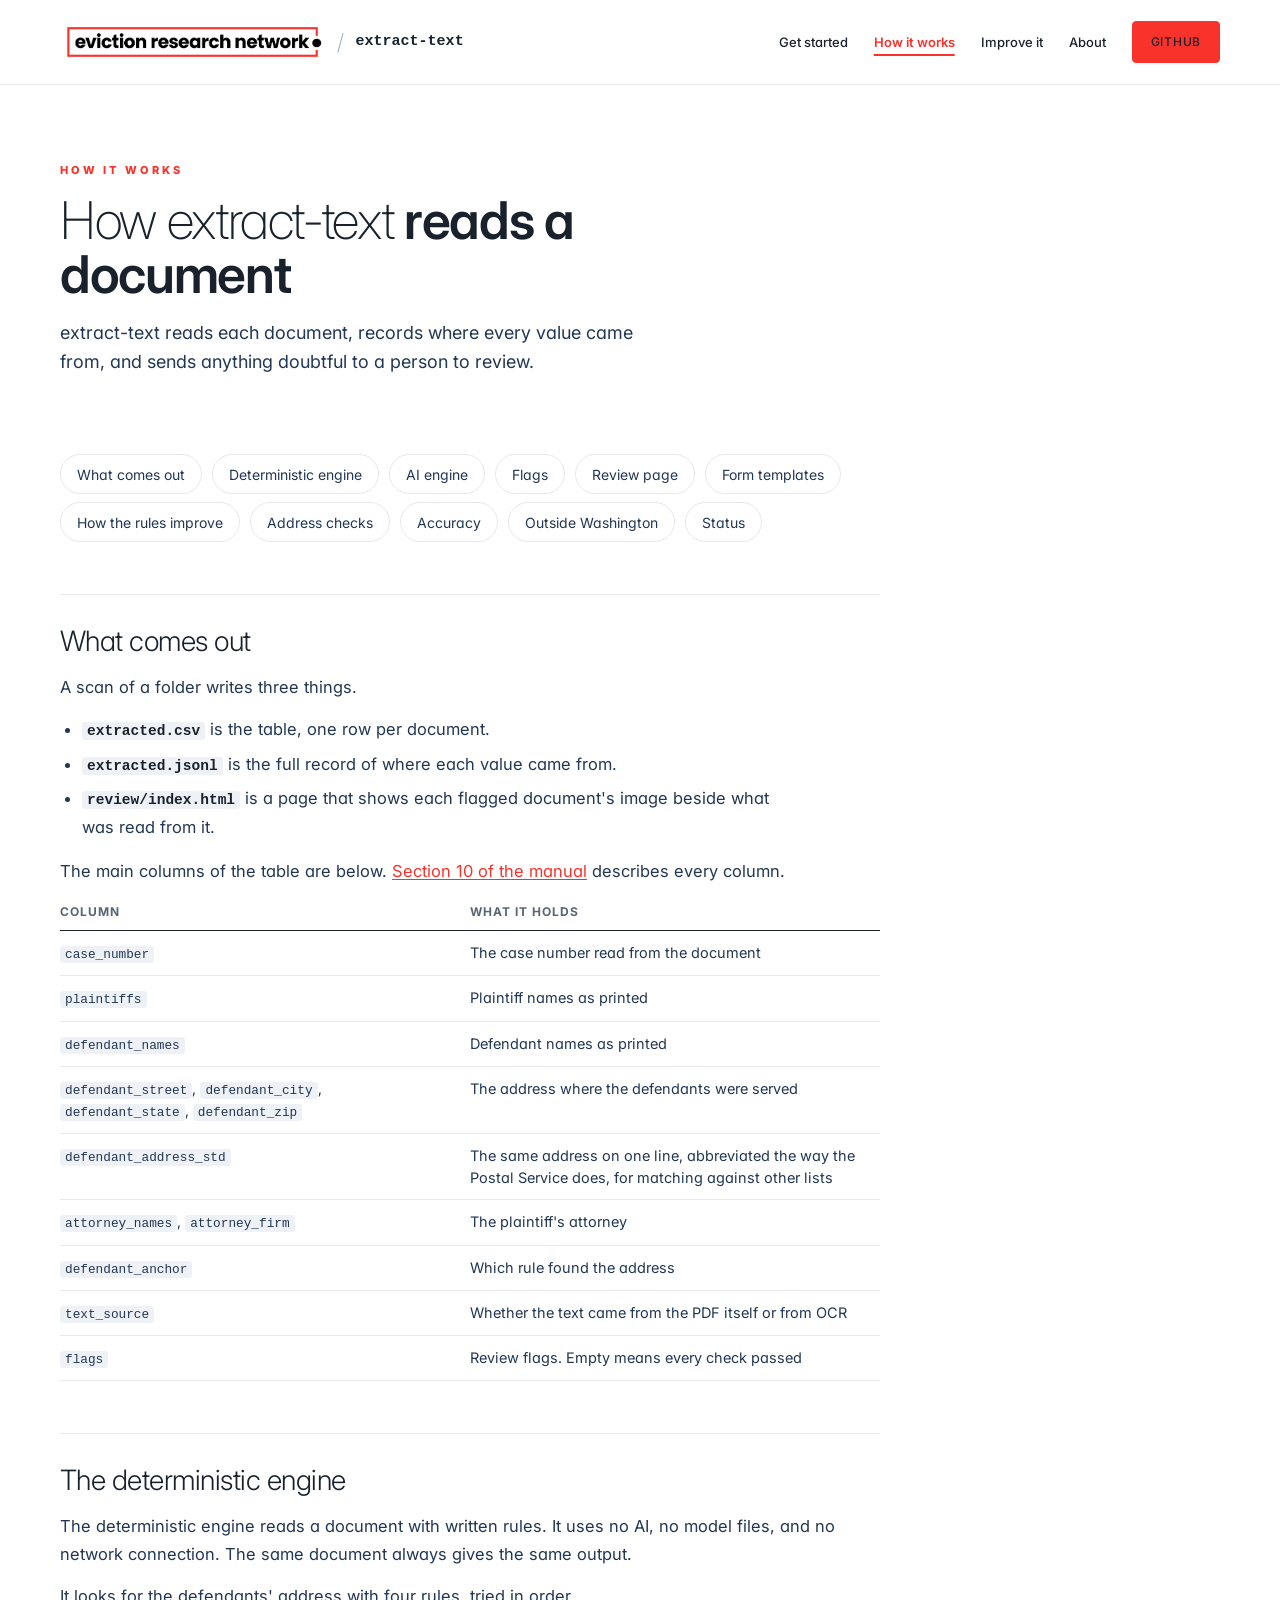
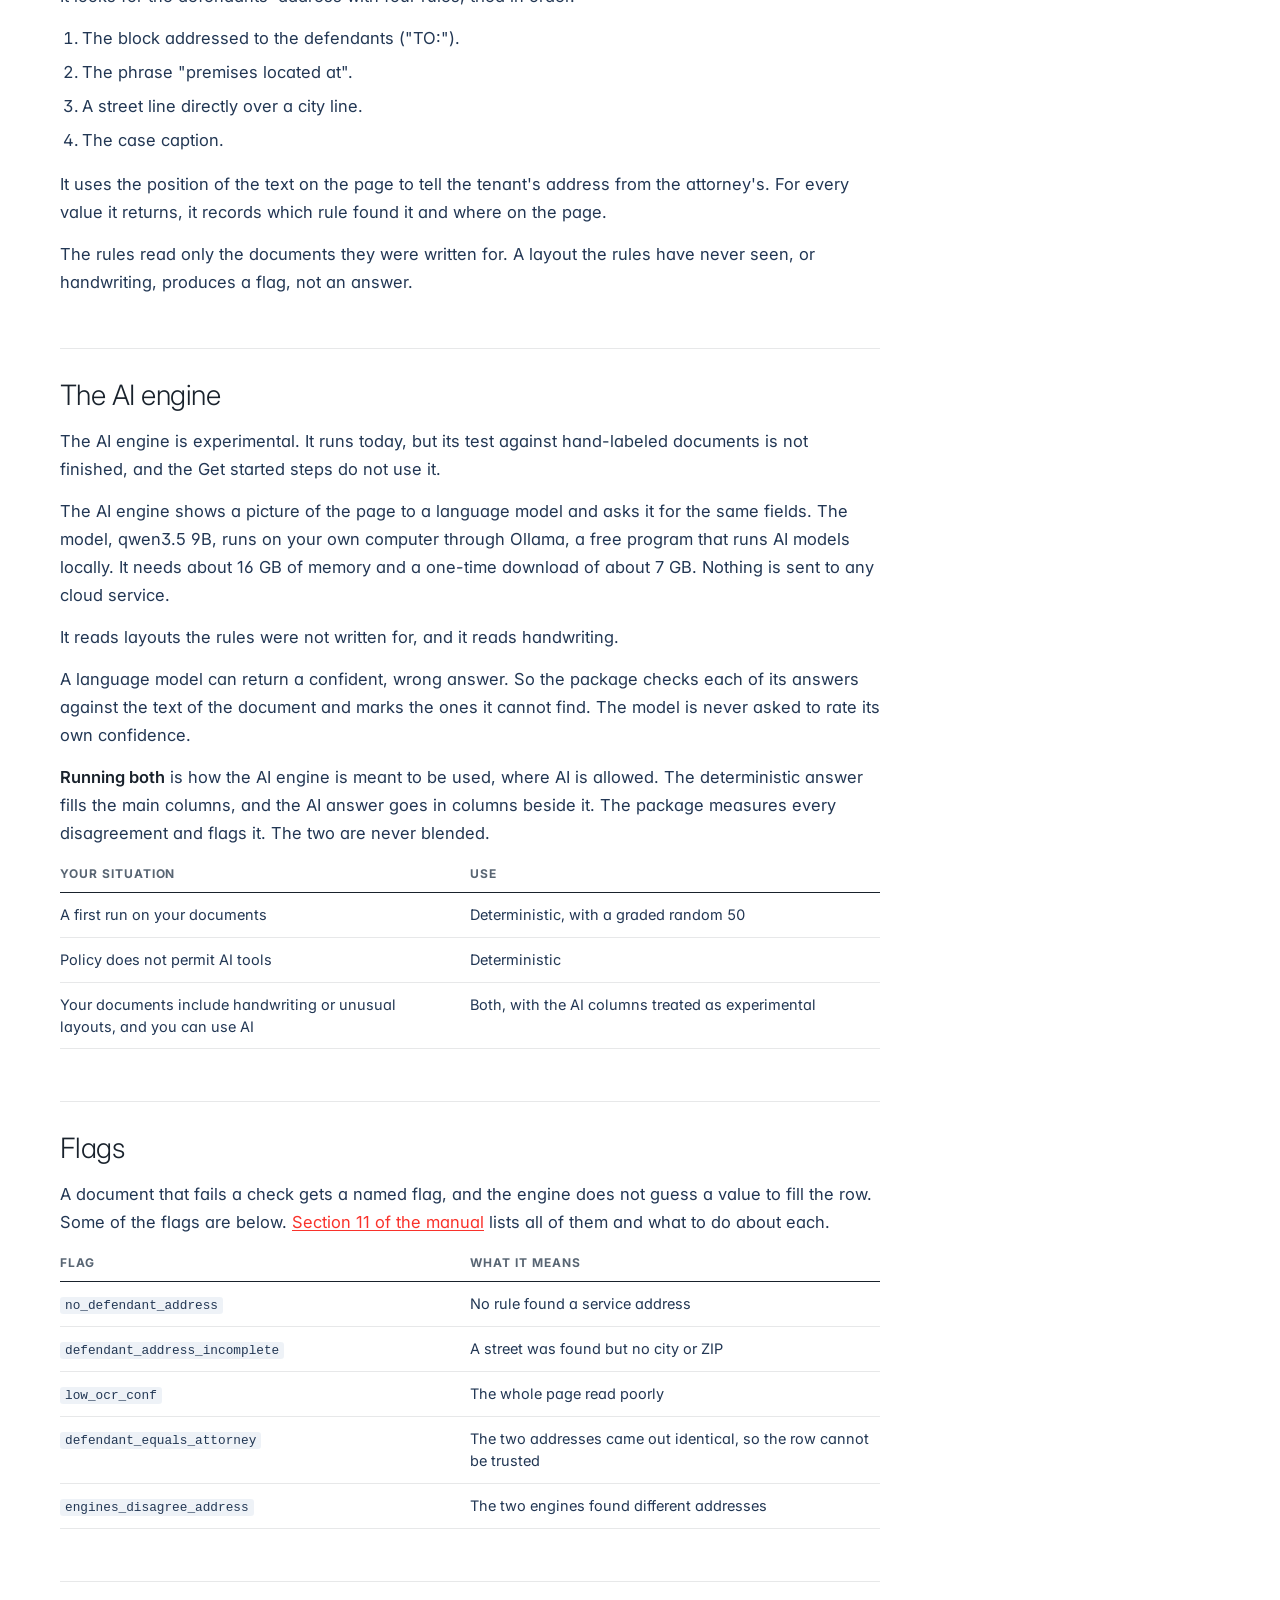
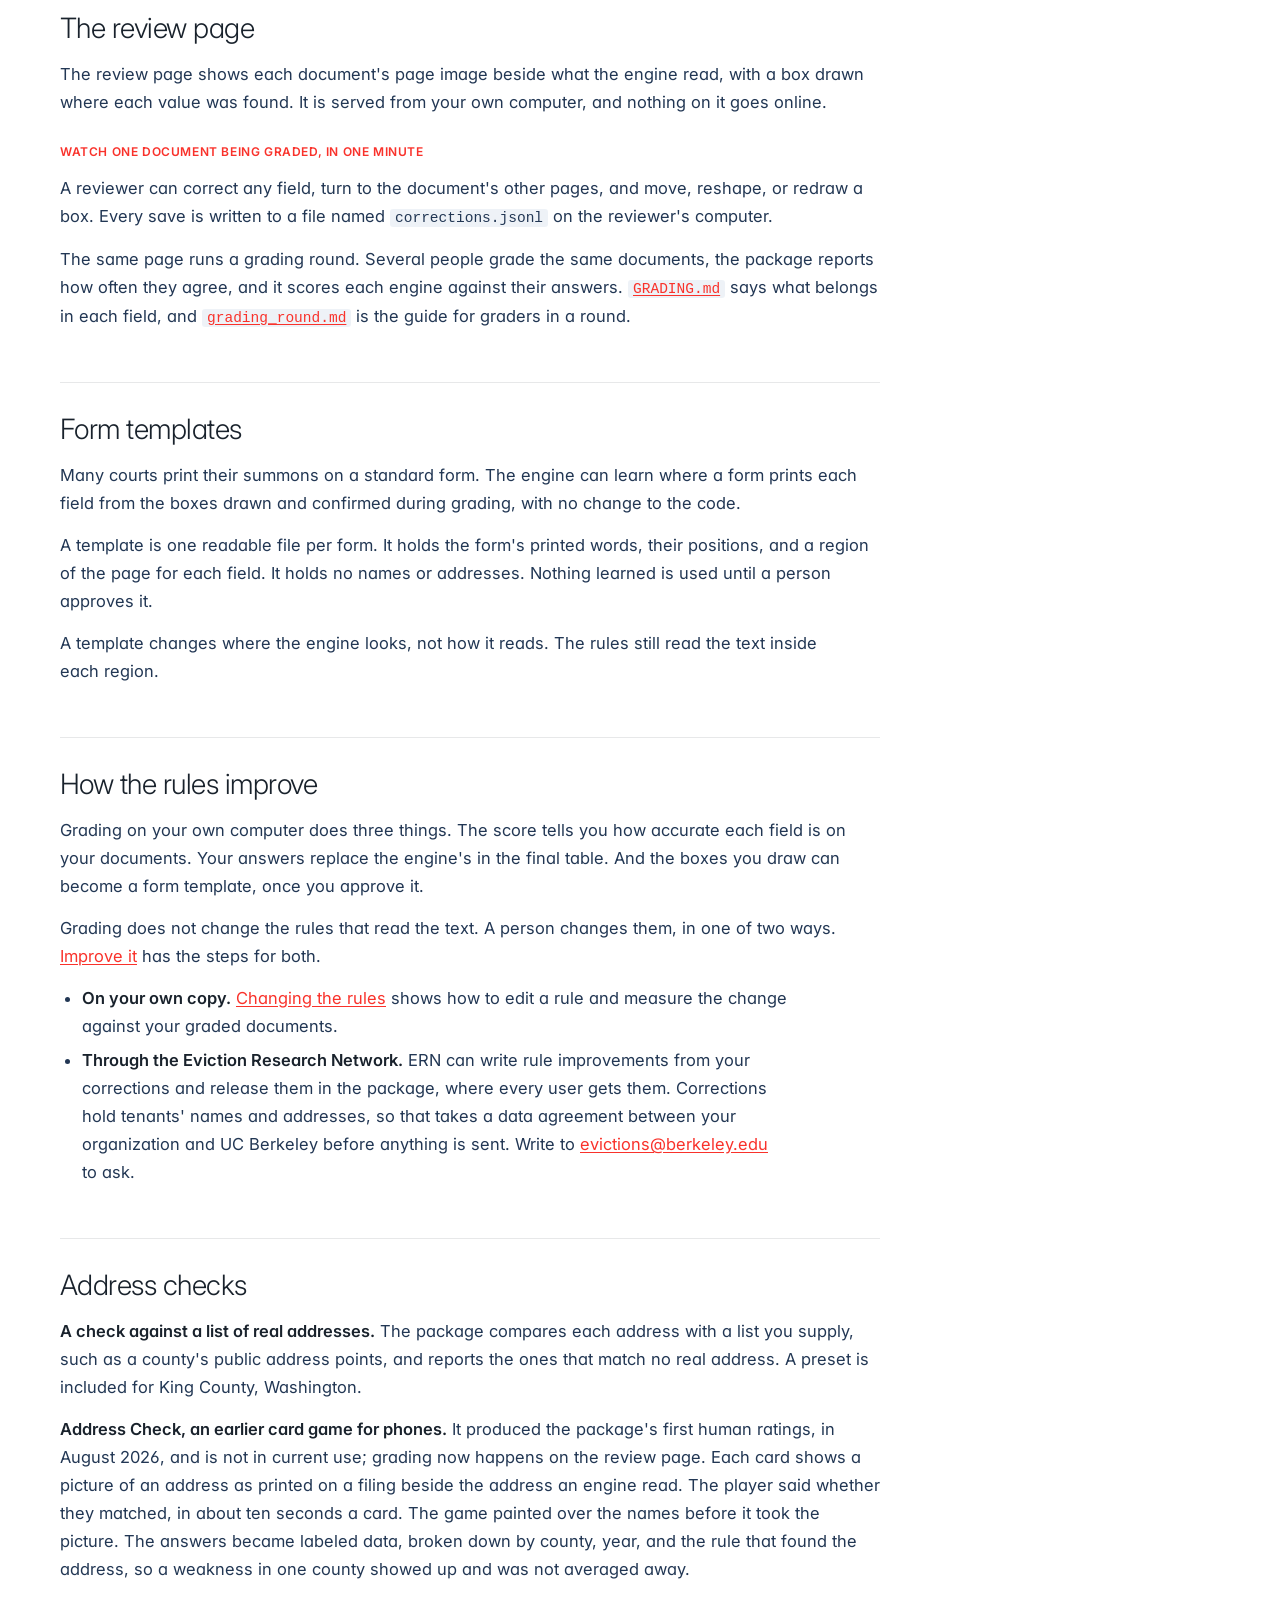
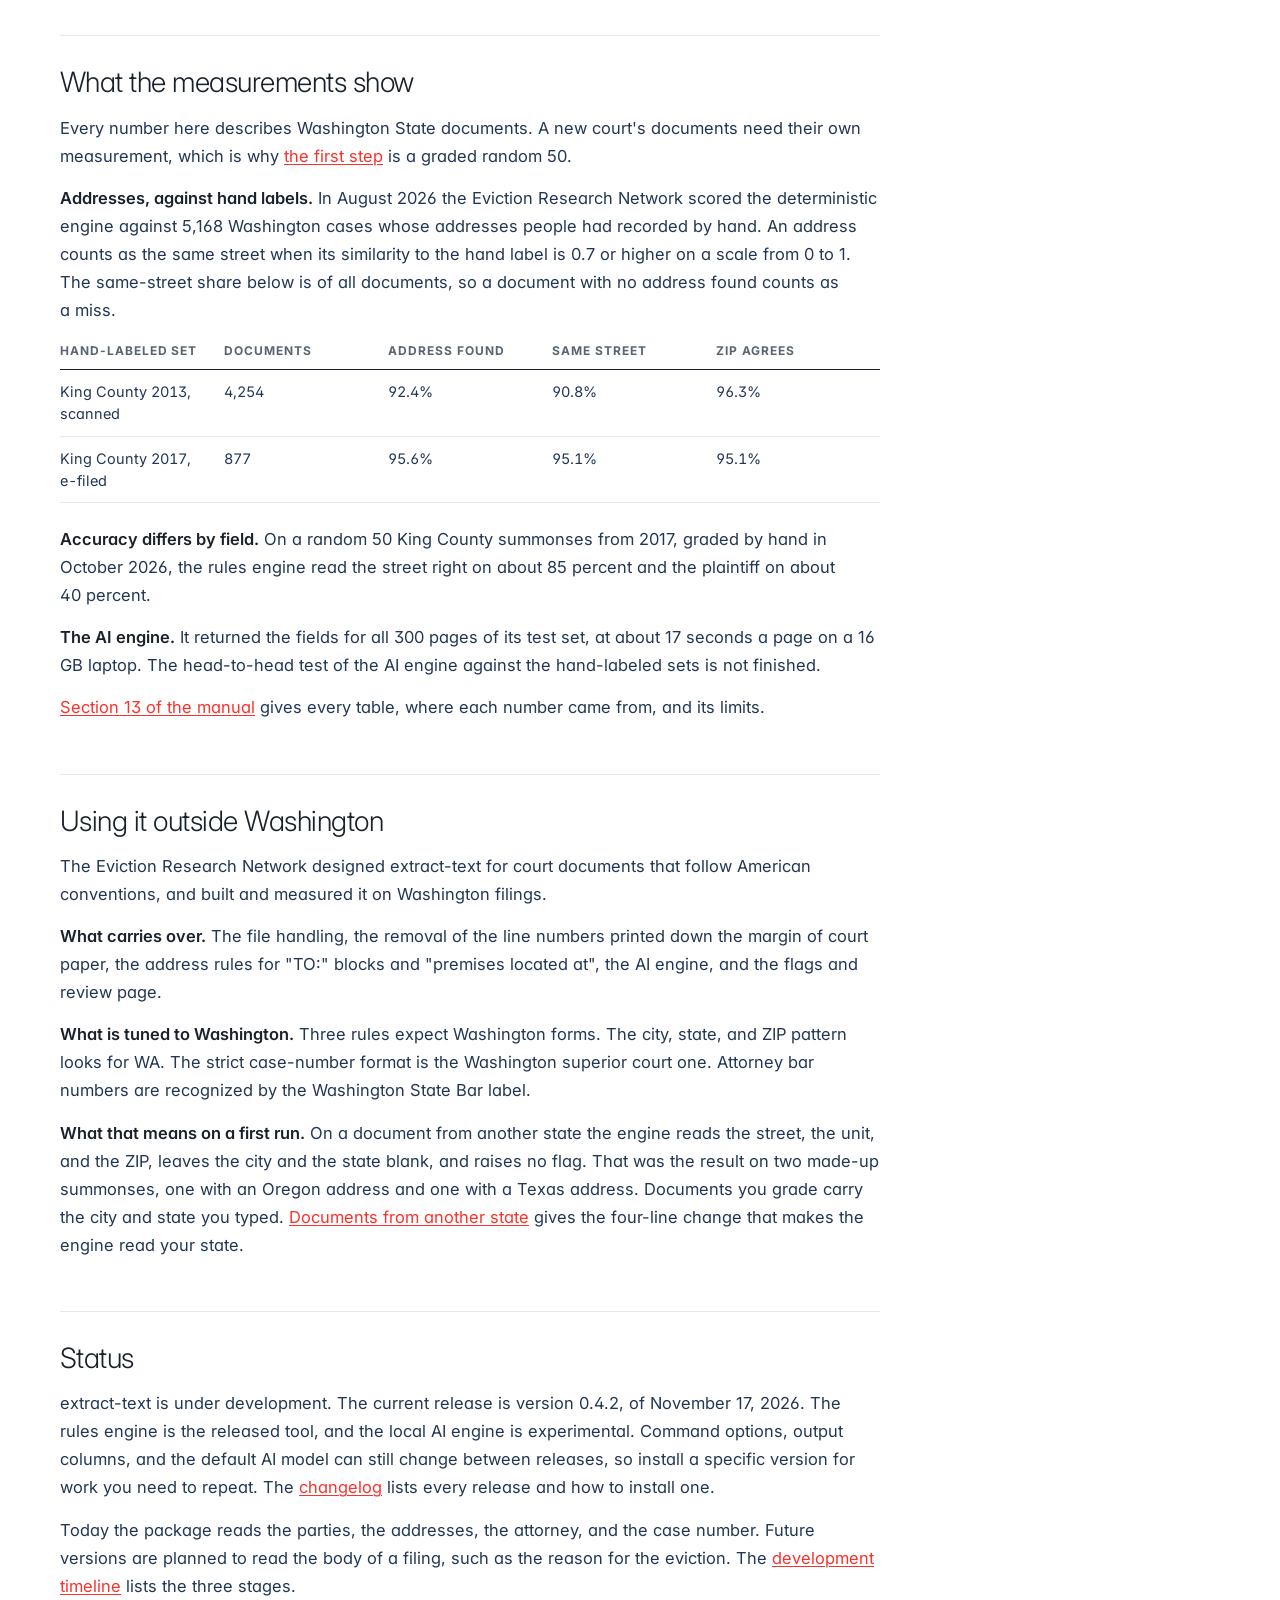
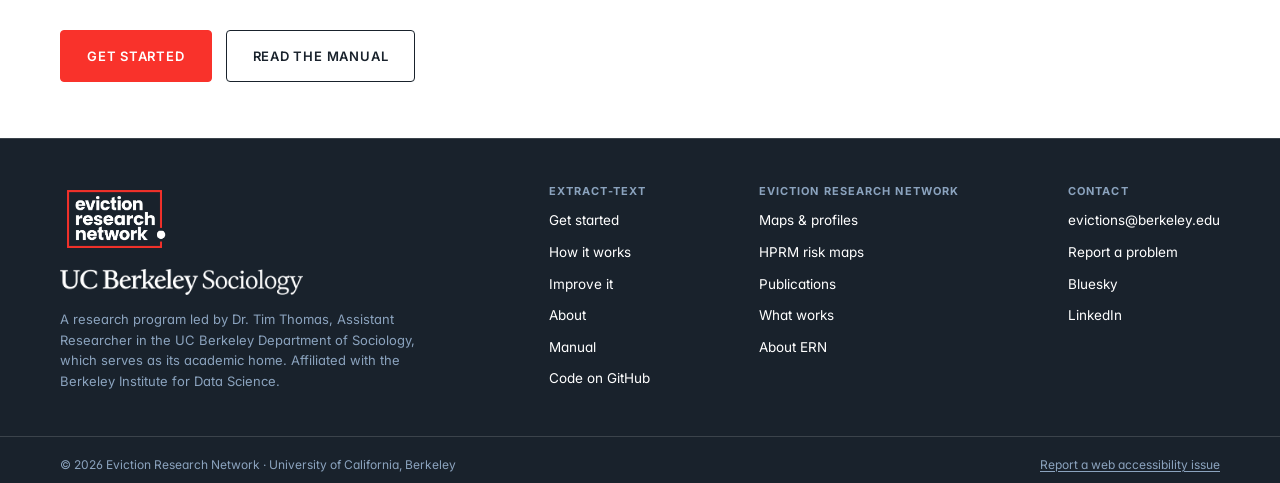
<file: site/how-it-works.html>
<!DOCTYPE html>
<html lang="en"><head><meta charset="utf-8">
  <meta content="width=device-width, initial-scale=1.0" name="viewport">
  <title>How extract-text works</title>
  <meta name="description" content="How extract-text reads a court document: the two engines, the flags, the review page, form templates, and what the accuracy measurements show.">
  <meta name="author" content="Eviction Research Network, UC Berkeley">

  <!-- Open Graph / social -->
  <meta property="og:title" content="How extract-text works">
  <meta property="og:description" content="How extract-text reads a court document: the two engines, the flags, the review page, form templates, and what the accuracy measurements show.">
  <meta property="og:type" content="website">
  <meta property="og:site_name" content="Eviction Research Network">

  <link href="https://evictionresearch.net/assets/img/favicon.png" rel="icon">
  <link href="https://evictionresearch.net/assets/img/apple-touch-icon.png" rel="apple-touch-icon">

  <!-- Inter is the ERN brand font. -->
  <link rel="preconnect" href="https://fonts.googleapis.com">
  <link rel="preconnect" href="https://fonts.gstatic.com" crossorigin="">
  <link href="https://fonts.googleapis.com/css2?family=Inter:wght@200;300;400;500;600;700;800&amp;display=swap" rel="stylesheet">

  <!-- ern-2026.css is a copy of the main site's design system
       (evictionresearch.github.io/assets/css/ern-2026.css). This site is a
       separate deploy, so nothing keeps the two in sync; when the main
       site's file changes, copy it here again. extract-text-2026.css holds
       what only these pages need. -->
  <link href="assets/css/ern-2026.css" rel="stylesheet">
  <link href="assets/css/extract-text-2026.css" rel="stylesheet">
</head>

<body>
  <a class="skip" href="#main">Skip to content</a>

  <!-- ─────────── Header ───────────
       The ERN logo goes to the main site. "/ extract-text" beside it is
       this site's home page. The links are this site's other three pages
       and the code on GitHub. -->
  <header class="head">
    <div class="wrap head-in">
      <div class="brandline">
        <a href="https://evictionresearch.net/" aria-label="Eviction Research Network, main site">
          <img src="images/EvictionStudy_logo_v09_1A_LOGO_BANNER.png" alt="Eviction Research Network">
        </a>
        <span class="sep" aria-hidden="true">/</span>
        <a class="tool-name" href="index.html" aria-label="extract-text, home">extract-text</a>
      </div>
      <nav class="nav" aria-label="extract-text pages">
        <a href="get-started.html">Get started</a>
        <a href="how-it-works.html" aria-current="page">How it works</a>
        <a href="improve.html">Improve it</a>
        <a href="about.html">About</a>
        <a class="btn sm" href="https://github.com/evictionresearch/extract-text" target="_blank" rel="noopener noreferrer">GitHub</a>
      </nav>
    </div>
  </header>

  <div id="main" role="main" class="page">

    <section class="wrap sec-hero">
      <div class="hero-in">
        <p class="eyebrow">How it works</p>
        <h1>How extract-text <em>reads a document</em></h1>
        <p class="lede">extract-text reads each document, records where every value came from, and sends anything doubtful to a person to review.</p>
      </div>
    </section>

<section>
<div class="wrap sec article" style="padding-top: 0;">
<ul class="jump">
<li>
<a href="#output">What comes out</a>
</li>
<li>
<a href="#deterministic">Deterministic engine</a>
</li>
<li>
<a href="#ai">AI engine</a>
</li>
<li>
<a href="#flags">Flags</a>
</li>
<li>
<a href="#review">Review page</a>
</li>
<li>
<a href="#templates">Form templates</a>
</li>
<li>
<a href="#rules">How the rules improve</a>
</li>
<li>
<a href="#address-check">Address checks</a>
</li>
<li>
<a href="#accuracy">Accuracy</a>
</li>
<li>
<a href="#elsewhere">Outside Washington</a>
</li>
<li>
<a href="#status">Status</a>
</li>
</ul>
<h2 id="output">What comes out</h2>
<p>A scan of a folder writes three things.</p>
<ul>
<li><strong><code>extracted.csv</code></strong> is the table, one row per document.</li>
<li><strong><code>extracted.jsonl</code></strong> is the full record of where each value came from.</li>
<li><strong><code>review/index.html</code></strong> is a page that shows each flagged document's image beside what was read from it.</li>
</ul>
<p>The main columns of the table are below. <a href="https://github.com/evictionresearch/extract-text/blob/main/docs/manual.md#10-the-output-column-by-column" target="_blank" rel="noopener noreferrer">Section 10 of the manual</a> describes every column.</p>
<div class="table-wrap">
<table class="caption-top">
<colgroup>
<col style="width: 50%">
<col style="width: 50%">
</colgroup>
<thead>
<tr class="header">
<th>Column</th>
<th>What it holds</th>
</tr>
</thead>
<tbody>
<tr class="odd">
<td><code>case_number</code></td>
<td>The case number read from the document</td>
</tr>
<tr class="even">
<td><code>plaintiffs</code></td>
<td>Plaintiff names as printed</td>
</tr>
<tr class="odd">
<td><code>defendant_names</code></td>
<td>Defendant names as printed</td>
</tr>
<tr class="even">
<td><code>defendant_street</code>, <code>defendant_city</code>, <code>defendant_state</code>, <code>defendant_zip</code></td>
<td>The address where the defendants were served</td>
</tr>
<tr class="odd">
<td><code>defendant_address_std</code></td>
<td>The same address on one line, abbreviated the way the Postal Service does, for matching against other lists</td>
</tr>
<tr class="even">
<td><code>attorney_names</code>, <code>attorney_firm</code></td>
<td>The plaintiff's attorney</td>
</tr>
<tr class="odd">
<td><code>defendant_anchor</code></td>
<td>Which rule found the address</td>
</tr>
<tr class="even">
<td><code>text_source</code></td>
<td>Whether the text came from the PDF itself or from OCR</td>
</tr>
<tr class="odd">
<td><code>flags</code></td>
<td>Review flags. Empty means every check passed</td>
</tr>
</tbody>
</table>
</div>
<h2 id="deterministic">The deterministic engine</h2>
<p>The deterministic engine reads a document with written rules. It uses no AI, no model files, and no network connection. The same document always gives the same output.</p>
<p>It looks for the defendants' address with four rules, tried in order.</p>
<ol type="1">
<li>The block addressed to the defendants ("TO:").</li>
<li>The phrase "premises located at".</li>
<li>A street line directly over a city line.</li>
<li>The case caption.</li>
</ol>
<p>It uses the position of the text on the page to tell the tenant's address from the attorney's. For every value it returns, it records which rule found it and where on the page.</p>
<p>The rules read only the documents they were written for. A layout the rules have never seen, or handwriting, produces a flag, not an answer.</p>
<h2 id="ai">The AI engine</h2>
<p>The AI engine is experimental. It runs today, but its test against hand-labeled documents is not finished, and the Get started steps do not use it.</p>
<p>The AI engine shows a picture of the page to a language model and asks it for the same fields. The model, qwen3.5 9B, runs on your own computer through Ollama, a free program that runs AI models locally. It needs about 16 GB of memory and a one-time download of about 7 GB. Nothing is sent to any cloud service.</p>
<p>It reads layouts the rules were not written for, and it reads handwriting.</p>
<p>A language model can return a confident, wrong answer. So the package checks each of its answers against the text of the document and marks the ones it cannot find. The model is never asked to rate its own confidence.</p>
<p><strong>Running both</strong> is how the AI engine is meant to be used, where AI is allowed. The deterministic answer fills the main columns, and the AI answer goes in columns beside it. The package measures every disagreement and flags it. The two are never blended.</p>
<div class="table-wrap">
<table class="caption-top">
<colgroup>
<col style="width: 50%">
<col style="width: 50%">
</colgroup>
<thead>
<tr class="header">
<th>Your situation</th>
<th>Use</th>
</tr>
</thead>
<tbody>
<tr class="odd">
<td>A first run on your documents</td>
<td>Deterministic, with a graded random 50</td>
</tr>
<tr class="even">
<td>Policy does not permit AI tools</td>
<td>Deterministic</td>
</tr>
<tr class="odd">
<td>Your documents include handwriting or unusual layouts, and you can use AI</td>
<td>Both, with the AI columns treated as experimental</td>
</tr>
</tbody>
</table>
</div>
<h2 id="flags">Flags</h2>
<p>A document that fails a check gets a named flag, and the engine does not guess a value to fill the row. Some of the flags are below. <a href="https://github.com/evictionresearch/extract-text/blob/main/docs/manual.md#11-flags-and-the-review-workflow" target="_blank" rel="noopener noreferrer">Section 11 of the manual</a> lists all of them and what to do about each.</p>
<div class="table-wrap">
<table class="caption-top">
<colgroup>
<col style="width: 50%">
<col style="width: 50%">
</colgroup>
<thead>
<tr class="header">
<th>Flag</th>
<th>What it means</th>
</tr>
</thead>
<tbody>
<tr class="odd">
<td><code>no_defendant_address</code></td>
<td>No rule found a service address</td>
</tr>
<tr class="even">
<td><code>defendant_address_incomplete</code></td>
<td>A street was found but no city or ZIP</td>
</tr>
<tr class="odd">
<td><code>low_ocr_conf</code></td>
<td>The whole page read poorly</td>
</tr>
<tr class="even">
<td><code>defendant_equals_attorney</code></td>
<td>The two addresses came out identical, so the row cannot be trusted</td>
</tr>
<tr class="odd">
<td><code>engines_disagree_address</code></td>
<td>The two engines found different addresses</td>
</tr>
</tbody>
</table>
</div>
<h2 id="review">The review page</h2>
<p>The review page shows each document's page image beside what the engine read, with a box drawn where each value was found. It is served from your own computer, and nothing on it goes online.</p>
<p><a href="get-started.html#grade" class="more">Watch one document being graded, in one minute</a></p>
<p>A reviewer can correct any field, turn to the document's other pages, and move, reshape, or redraw a box. Every save is written to a file named <code>corrections.jsonl</code> on the reviewer's computer.</p>
<p>The same page runs a grading round. Several people grade the same documents, the package reports how often they agree, and it scores each engine against their answers. <a href="https://github.com/evictionresearch/extract-text/blob/main/GRADING.md" target="_blank" rel="noopener noreferrer"><code>GRADING.md</code></a> says what belongs in each field, and <a href="https://github.com/evictionresearch/extract-text/blob/main/docs/grading_round.md" target="_blank" rel="noopener noreferrer"><code>grading_round.md</code></a> is the guide for graders in a round.</p>
<h2 id="templates">Form templates</h2>
<p>Many courts print their summons on a standard form. The engine can learn where a form prints each field from the boxes drawn and confirmed during grading, with no change to the code.</p>
<p>A template is one readable file per form. It holds the form's printed words, their positions, and a region of the page for each field. It holds no names or addresses. Nothing learned is used until a person approves it.</p>
<p>A template changes where the engine looks, not how it reads. The rules still read the text inside each region.</p>
<h2 id="rules">How the rules improve</h2>
<p>Grading on your own computer does three things. The score tells you how accurate each field is on your documents. Your answers replace the engine's in the final table. And the boxes you draw can become a form template, once you approve it.</p>
<p>Grading does not change the rules that read the text. A person changes them, in one of two ways. <a href="improve.html">Improve it</a> has the steps for both.</p>
<ul>
<li><strong>On your own copy.</strong> <a href="https://github.com/evictionresearch/extract-text/blob/main/docs/changing_rules.md" target="_blank" rel="noopener noreferrer">Changing the rules</a> shows how to edit a rule and measure the change against your graded documents.</li>
<li><strong>Through the Eviction Research Network.</strong> ERN can write rule improvements from your corrections and release them in the package, where every user gets them. Corrections hold tenants' names and addresses, so that takes a data agreement between your organization and UC Berkeley before anything is sent. Write to <a href="mailto:evictions@berkeley.edu?Subject=extract-text">evictions@berkeley.edu</a> to ask.</li>
</ul>
<h2 id="address-check">Address checks</h2>
<p><strong>A check against a list of real addresses.</strong> The package compares each address with a list you supply, such as a county's public address points, and reports the ones that match no real address. A preset is included for King County, Washington.</p>
<p><strong>Address Check, an earlier card game for phones.</strong> It produced the package's first human ratings, in August 2026, and is not in current use; grading now happens on the review page. Each card shows a picture of an address as printed on a filing beside the address an engine read. The player said whether they matched, in about ten seconds a card. The game painted over the names before it took the picture. The answers became labeled data, broken down by county, year, and the rule that found the address, so a weakness in one county showed up and was not averaged away.</p>
<h2 id="accuracy">What the measurements show</h2>
<p>Every number here describes Washington State documents. A new court's documents need their own measurement, which is why <a href="get-started.html#sample">the first step</a> is a graded random 50.</p>
<p><strong>Addresses, against hand labels.</strong> In August 2026 the Eviction Research Network scored the deterministic engine against 5,168 Washington cases whose addresses people had recorded by hand. An address counts as the same street when its similarity to the hand label is 0.7 or higher on a scale from 0 to 1. The same-street share below is of all documents, so a document with no address found counts as a miss.</p>
<div class="table-wrap" tabindex="0" role="region" aria-label="Address accuracy on two hand-labeled sets">
<table class="caption-top">
<colgroup>
<col style="width: 20%">
<col style="width: 20%">
<col style="width: 20%">
<col style="width: 20%">
<col style="width: 20%">
</colgroup>
<thead>
<tr class="header">
<th>Hand-labeled set</th>
<th>Documents</th>
<th>Address found</th>
<th>Same street</th>
<th>ZIP agrees</th>
</tr>
</thead>
<tbody>
<tr class="odd">
<td>King County 2013, scanned</td>
<td>4,254</td>
<td>92.4%</td>
<td>90.8%</td>
<td>96.3%</td>
</tr>
<tr class="even">
<td>King County 2017, e-filed</td>
<td>877</td>
<td>95.6%</td>
<td>95.1%</td>
<td>95.1%</td>
</tr>
</tbody>
</table>
</div>
<p><strong>Accuracy differs by field.</strong> On a random 50 King County summonses from 2017, graded by hand in October 2026, the rules engine read the street right on about 85 percent and the plaintiff on about 40 percent.</p>
<p><strong>The AI engine.</strong> It returned the fields for all 300 pages of its test set, at about 17 seconds a page on a 16 GB laptop. The head-to-head test of the AI engine against the hand-labeled sets is not finished.</p>
<p><a href="https://github.com/evictionresearch/extract-text/blob/main/docs/manual.md#13-accuracy-measured-honestly" target="_blank" rel="noopener noreferrer">Section 13 of the manual</a> gives every table, where each number came from, and its limits.</p>
<h2 id="elsewhere">Using it outside Washington</h2>
<p>The Eviction Research Network designed extract-text for court documents that follow American conventions, and built and measured it on Washington filings.</p>
<p><strong>What carries over.</strong> The file handling, the removal of the line numbers printed down the margin of court paper, the address rules for "TO:" blocks and "premises located at", the AI engine, and the flags and review page.</p>
<p><strong>What is tuned to Washington.</strong> Three rules expect Washington forms. The city, state, and ZIP pattern looks for WA. The strict case-number format is the Washington superior court one. Attorney bar numbers are recognized by the Washington State Bar label.</p>
<p><strong>What that means on a first run.</strong> On a document from another state the engine reads the street, the unit, and the ZIP, leaves the city and the state blank, and raises no flag. That was the result on two made-up summonses, one with an Oregon address and one with a Texas address. Documents you grade carry the city and state you typed. <a href="https://github.com/evictionresearch/extract-text/blob/main/docs/changing_rules.md#documents-from-another-state" target="_blank" rel="noopener noreferrer">Documents from another state</a> gives the four-line change that makes the engine read your state.</p>
<h2 id="status">Status</h2>
<p>extract-text is under development. The current release is version 0.4.2, of November 17, 2026. The rules engine is the released tool, and the local AI engine is experimental. Command options, output columns, and the default AI model can still change between releases, so install a specific version for work you need to repeat. The <a href="https://github.com/evictionresearch/extract-text/blob/main/CHANGELOG.md" target="_blank" rel="noopener noreferrer">changelog</a> lists every release and how to install one.</p>
<p>Today the package reads the parties, the addresses, the attorney, and the case number. Future versions are planned to read the body of a filing, such as the reason for the eviction. The <a href="index.html#development">development timeline</a> lists the three stages.</p>
<div class="actions" style="margin-top: 30px;">
<p><a href="get-started.html" class="btn">Get started</a> <a href="https://github.com/evictionresearch/extract-text/blob/main/docs/manual.md" class="btn ghost" target="_blank" rel="noopener noreferrer">Read the manual</a></p>
</div>
</div>
</section>

  </div>

  <!-- ─────────── Footer ───────────
       A copy of the main site's footer with absolute links, plus one column
       for this site. The affiliation sentence is canonical (ERN library
       ORG.md): do not paraphrase, never write "housed in". The UC Berkeley
       Sociology lockup was approved for the ERN website by Brand Protection
       (Project #1008, 2026-09-02). -->
  <footer class="foot" role="contentinfo">
    <div class="wrap foot-in">
      <div class="foot-brand">
        <img src="images/EvictionStudy_logo_v09_1A_LOGO_STACK_REV.png" alt="Eviction Research Network">
        <a class="foot-berkeley" href="https://sociology.berkeley.edu" target="_blank" rel="noopener noreferrer"><img src="images/uc-berkeley-sociology_h_white_transparent.png" alt="UC Berkeley Sociology"></a>
        <p>A research program led by Dr. Tim Thomas, Assistant Researcher in the UC Berkeley Department of Sociology, which serves as its academic home. Affiliated with the Berkeley Institute for Data Science.</p>
      </div>
      <div class="foot-col">
        <span>extract-text</span>
        <a href="get-started.html">Get started</a>
        <a href="how-it-works.html">How it works</a>
        <a href="improve.html">Improve it</a>
        <a href="about.html">About</a>
        <a href="https://github.com/evictionresearch/extract-text/blob/main/docs/manual.md" target="_blank" rel="noopener noreferrer">Manual</a>
        <a href="https://github.com/evictionresearch/extract-text" target="_blank" rel="noopener noreferrer">Code on GitHub</a>
      </div>
      <div class="foot-col">
        <span>Eviction Research Network</span>
        <a href="https://evictionresearch.net/#atlas">Maps &amp; profiles</a>
        <a href="https://evictionresearch.net/hprm/">HPRM risk maps</a>
        <a href="https://evictionresearch.net/research.html">Publications</a>
        <a href="https://evictionresearch.net/policy.html">What works</a>
        <a href="https://evictionresearch.net/about.html">About ERN</a>
      </div>
      <div class="foot-col">
        <span>Contact</span>
        <a href="mailto:evictions@berkeley.edu?Subject=extract-text">evictions@berkeley.edu</a>
        <a href="https://github.com/evictionresearch/extract-text/issues" target="_blank" rel="noopener noreferrer">Report a problem</a>
        <a href="https://bsky.app/profile/evictionresearch.bsky.social" target="_blank" rel="noopener noreferrer">Bluesky</a>
        <a href="https://www.linkedin.com/company/evictionresearch/" target="_blank" rel="noopener noreferrer">LinkedIn</a>
      </div>
    </div>
    <div class="foot-bar">
      <div class="wrap">
        <span>© 2026 Eviction Research Network · University of California, Berkeley</span>
        <span><a href="https://dap.berkeley.edu/get-help/report-web-accessibility-issue" target="_blank" rel="noopener noreferrer">Report a web accessibility issue</a></span>
      </div>
    </div>
  </footer>

  <script>
    // Each block of code gets a strip above it that says what it is (R,
    // Terminal, PowerShell, Python, or example output) and holds a Copy
    // button, so the button never sits on the code. A block that scrolls
    // sideways can be reached and scrolled from the keyboard.
    (function () {
      var names = { r: 'R', bash: 'Terminal', powershell: 'PowerShell', python: 'Python', output: 'Example of what you should see' };
      document.querySelectorAll('.page pre').forEach(function (pre) {
        var kind = Object.keys(names).filter(function (k) { return pre.classList.contains(k); })[0];
        var box = document.createElement('div');
        box.className = 'code' + (kind === 'output' ? ' out' : '');
        var bar = document.createElement('div');
        bar.className = 'code-bar';
        var lang = document.createElement('span');
        lang.className = 'lang';
        lang.textContent = names[kind] || 'Code';
        bar.appendChild(lang);
        if (kind !== 'output' && navigator.clipboard) {
          var b = document.createElement('button');
          b.type = 'button';
          b.className = 'copy';
          b.textContent = 'Copy';
          b.setAttribute('aria-live', 'polite');
          b.addEventListener('click', function () {
            var code = pre.querySelector('code') || pre;
            navigator.clipboard.writeText(code.textContent).then(function () {
              b.textContent = 'Copied';
              setTimeout(function () { b.textContent = 'Copy'; }, 1600);
            });
          });
          bar.appendChild(b);
        }
        pre.parentNode.insertBefore(box, pre);
        box.appendChild(bar);
        box.appendChild(pre);
        if (pre.scrollWidth > pre.clientWidth + 1) {
          pre.tabIndex = 0;
          pre.setAttribute('role', 'region');
          pre.setAttribute('aria-label', (names[kind] || 'Code') + ', scrolls sideways');
        }
      });
    })();
  </script>

  <script>
    // Tabs: a step that can be done in R, at a terminal, or in Python holds
    // one panel for each (.tabs > .tab[data-tab]). This builds the row of
    // buttons above each set, shows one panel, and keeps every set on the
    // page on the same choice. The choice is remembered for the next visit,
    // and a link can set it (get-started.html?tab=terminal). It runs after
    // the code-block script, which measures blocks while all are on screen.
    // With scripts off, the three panels show one after another, each under
    // its name (the stylesheet adds the name).
    (function () {
      var sets = Array.prototype.slice.call(document.querySelectorAll('.tabs'));
      if (!sets.length) return;
      var names = { r: 'R', terminal: 'Terminal', python: 'Python' };
      var key = 'extract-text-tab', chosen = 'r';
      try { var kept = localStorage.getItem(key); if (names[kept]) chosen = kept; } catch (e) {}
      var asked = /[?&]tab=(r|terminal|python)\b/.exec(location.search);
      if (asked) chosen = asked[1];
      function kids(el, cls) {
        return Array.prototype.filter.call(el.children, function (c) { return c.classList.contains(cls); });
      }
      function show(which, from) {
        // Keep the button that was pressed where it is on screen, since the
        // sets above it change height
        var before = from ? from.getBoundingClientRect().top : 0;
        sets.forEach(function (set) {
          kids(set, 'tab').forEach(function (panel) { panel.hidden = panel.getAttribute('data-tab') !== which; });
          kids(set, 'tab-bar').forEach(function (bar) {
            Array.prototype.forEach.call(bar.children, function (b) {
              var on = b.getAttribute('data-tab') === which;
              b.setAttribute('aria-selected', on ? 'true' : 'false');
              b.tabIndex = on ? 0 : -1;
            });
          });
        });
        if (from) window.scrollBy(0, from.getBoundingClientRect().top - before);
        try { localStorage.setItem(key, which); } catch (e) {}
      }
      sets.forEach(function (set, n) {
        var bar = document.createElement('div');
        bar.className = 'tab-bar';
        bar.setAttribute('role', 'tablist');
        bar.setAttribute('aria-label', 'Show this step in R, at a terminal, or in Python');
        kids(set, 'tab').forEach(function (panel) {
          var which = panel.getAttribute('data-tab');
          panel.id = 'tabs' + n + '-' + which;
          panel.setAttribute('role', 'tabpanel');
          panel.setAttribute('aria-label', names[which] || which);
          var b = document.createElement('button');
          b.type = 'button';
          b.setAttribute('role', 'tab');
          b.setAttribute('data-tab', which);
          b.setAttribute('aria-controls', panel.id);
          b.textContent = names[which] || which;
          b.addEventListener('click', function () { show(which, b); });
          b.addEventListener('keydown', function (e) {
            if (e.key !== 'ArrowRight' && e.key !== 'ArrowLeft') return;
            var all = Array.prototype.slice.call(bar.children);
            var next = all[(all.indexOf(b) + (e.key === 'ArrowRight' ? 1 : all.length - 1)) % all.length];
            show(next.getAttribute('data-tab'), next);
            next.focus();
            e.preventDefault();
          });
          bar.appendChild(b);
        });
        set.insertBefore(bar, set.firstChild);
        set.classList.add('on');
      });
      show(chosen);
    })();
  </script>

  <script>
    // A video with a script: each line of the list under the player carries
    // the second it starts at (data-start). As the video plays, the line for
    // that moment is shown under the player and marked in the full list.
    document.querySelectorAll('figure.video').forEach(function (fig) {
      var video = fig.querySelector('video');
      var line = fig.querySelector('.narration');
      var items = Array.prototype.slice.call(fig.querySelectorAll('.script li[data-start]'));
      if (!video || !line || !items.length) return;
      line.hidden = false;
      var shown = null;
      function show() {
        var now = items[0];
        items.forEach(function (li) { if (parseFloat(li.dataset.start) <= video.currentTime) now = li; });
        if (now === shown) return;
        shown = now;
        line.textContent = now.textContent;
        items.forEach(function (li) { li.classList.toggle('now', li === now); });
      }
      video.addEventListener('timeupdate', show);
      video.addEventListener('seeked', show);
      show();
    });
  </script>



</body></html>
</file>
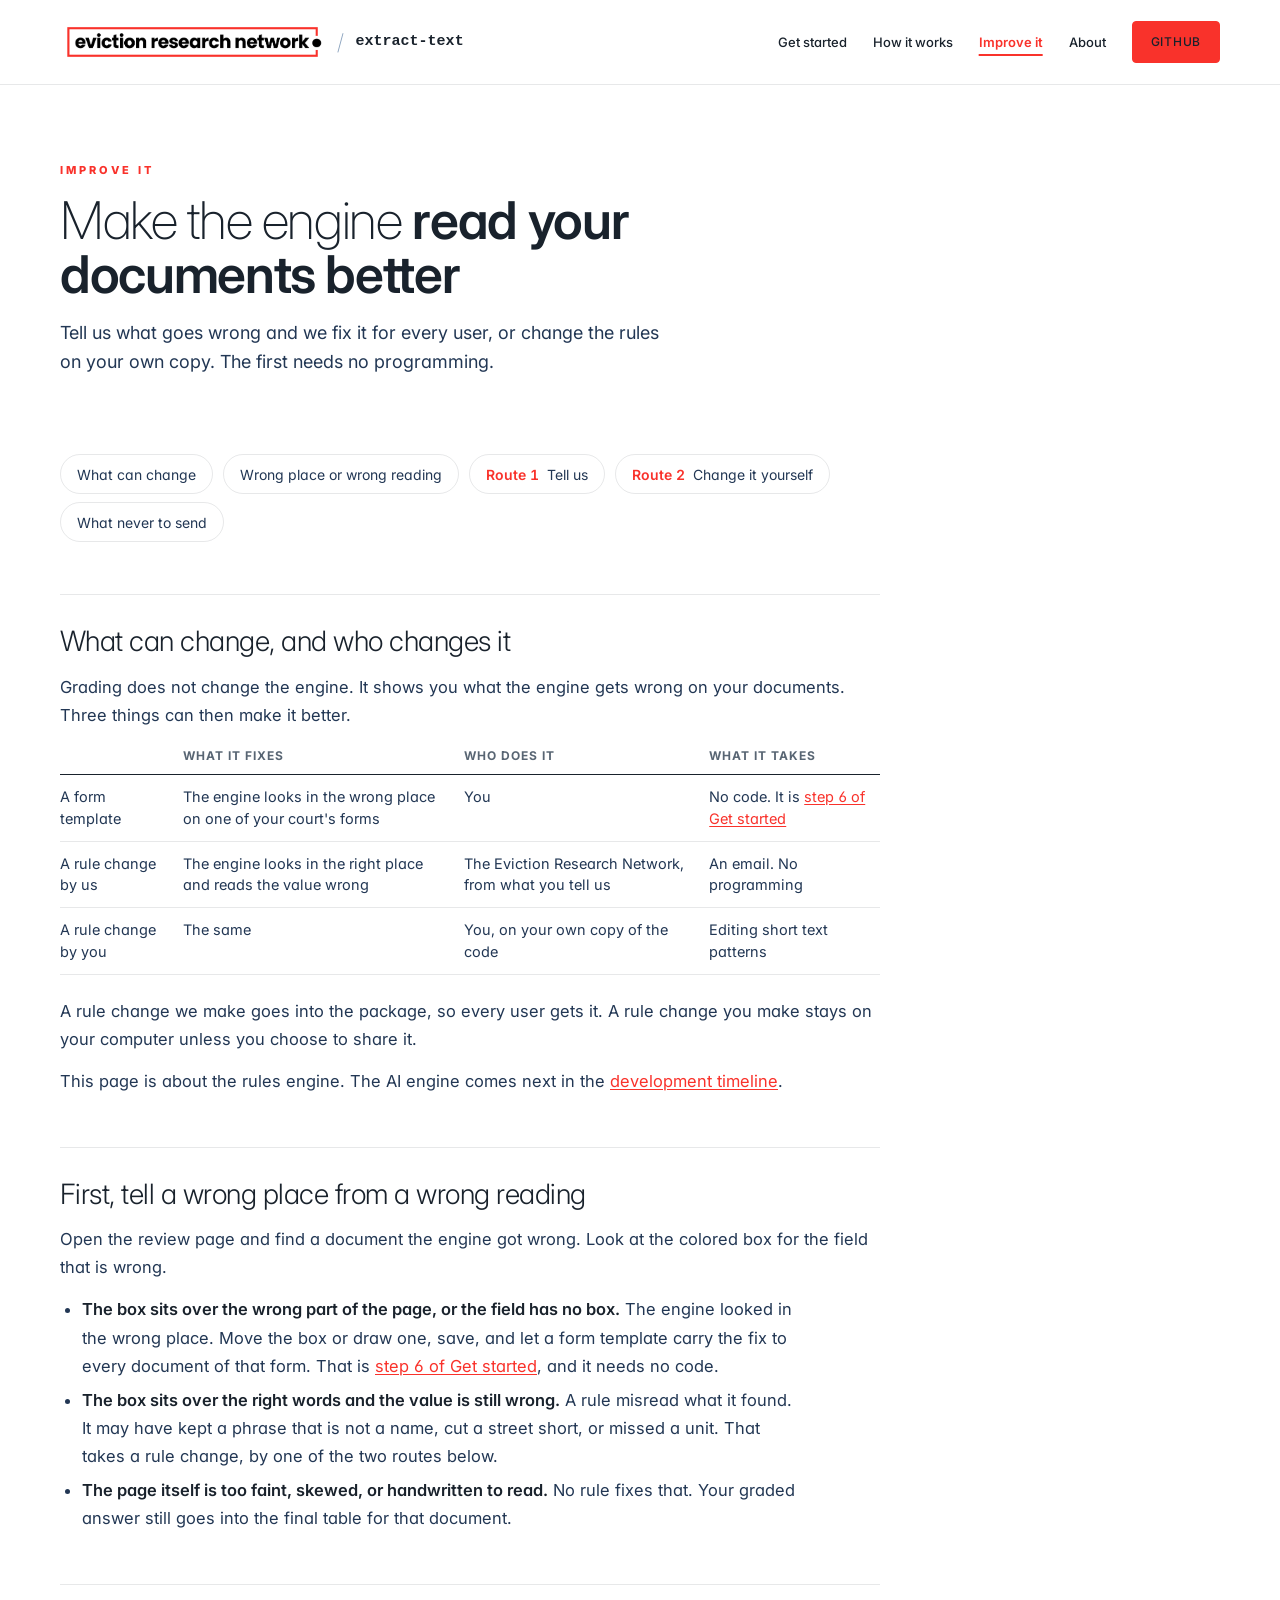
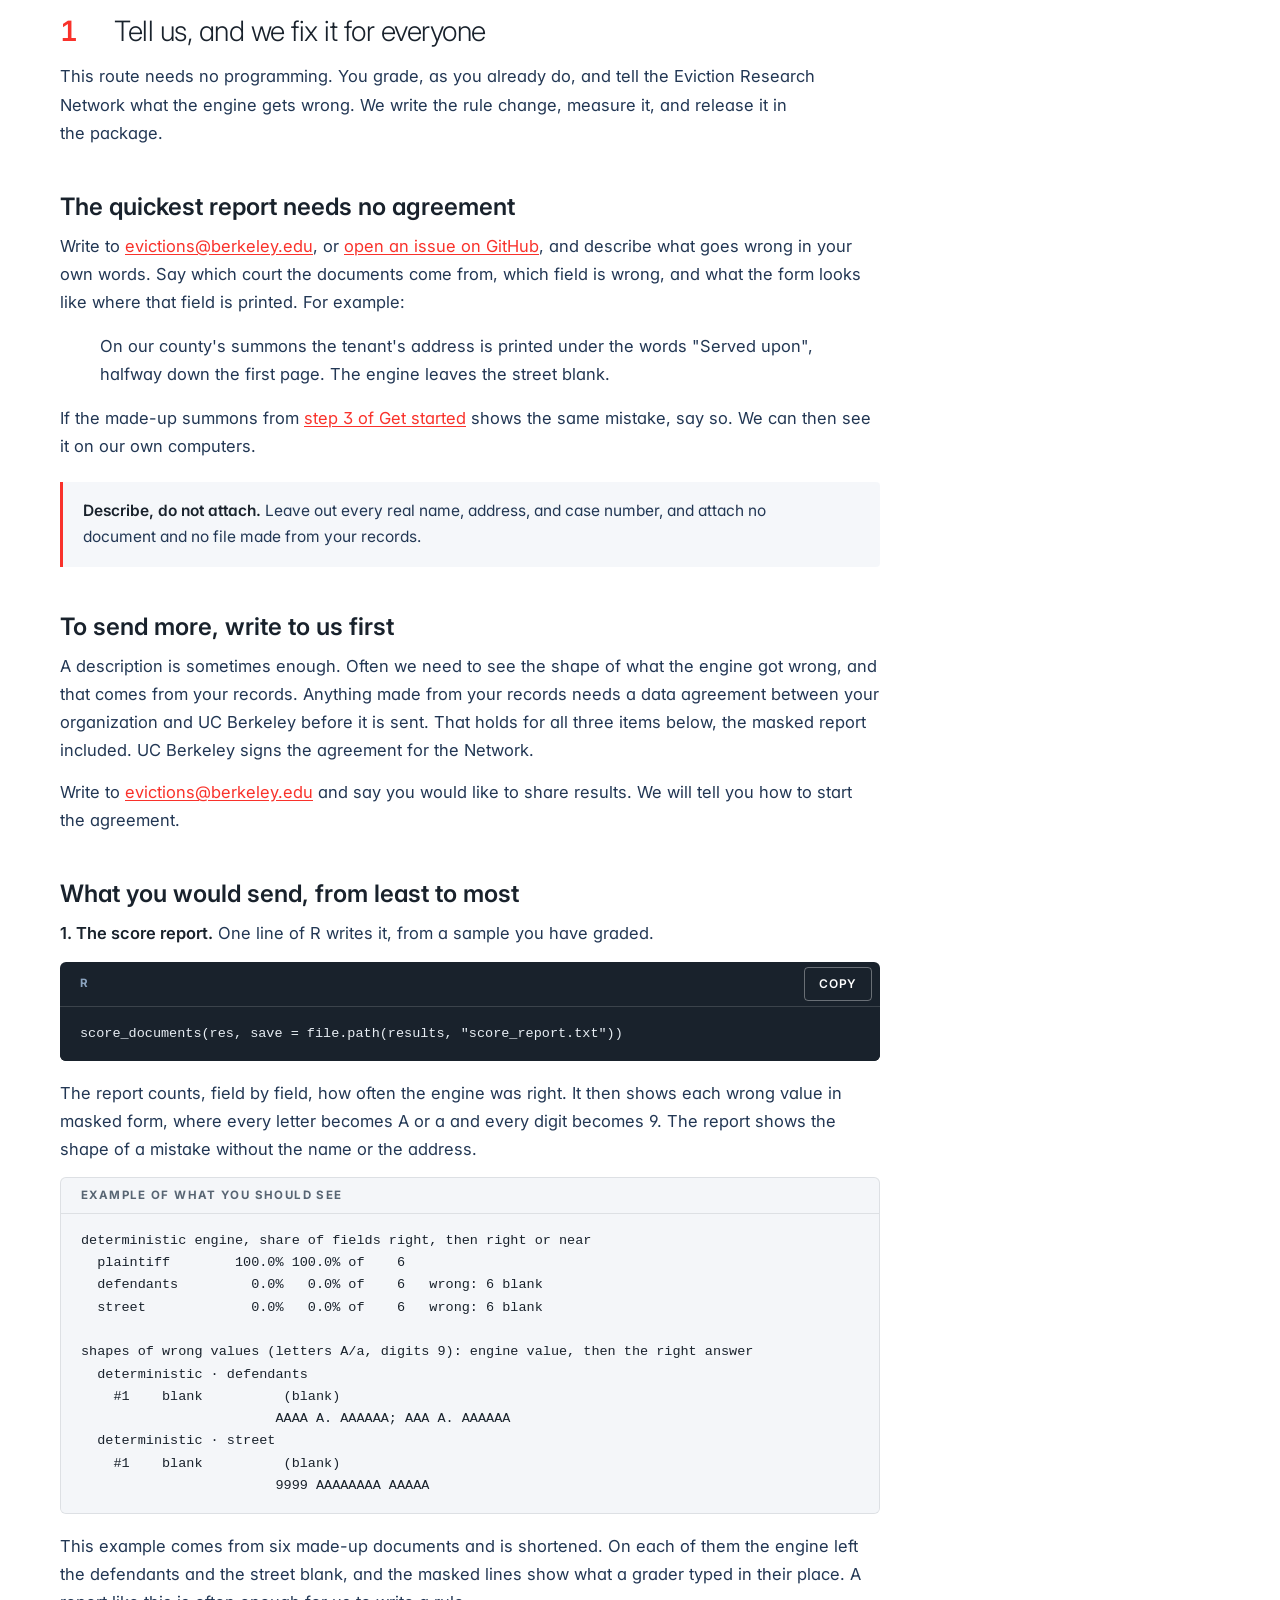
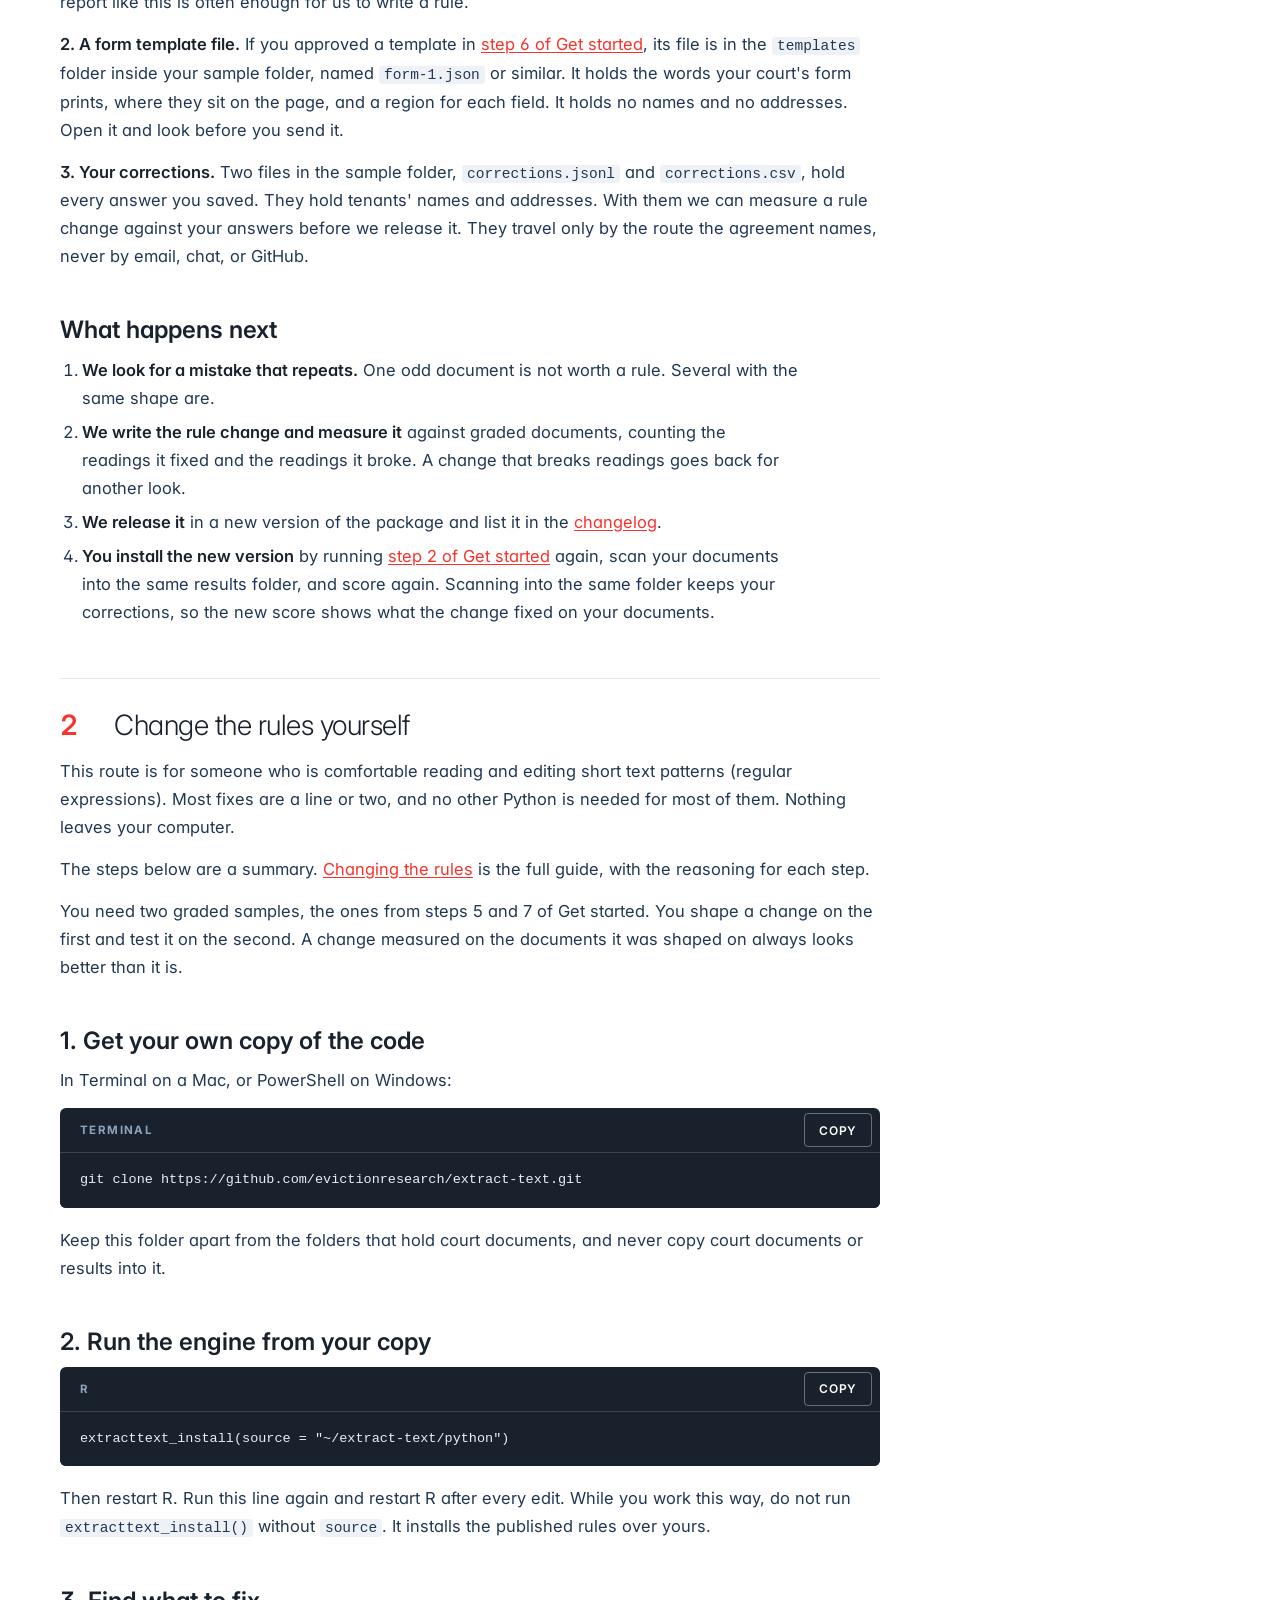
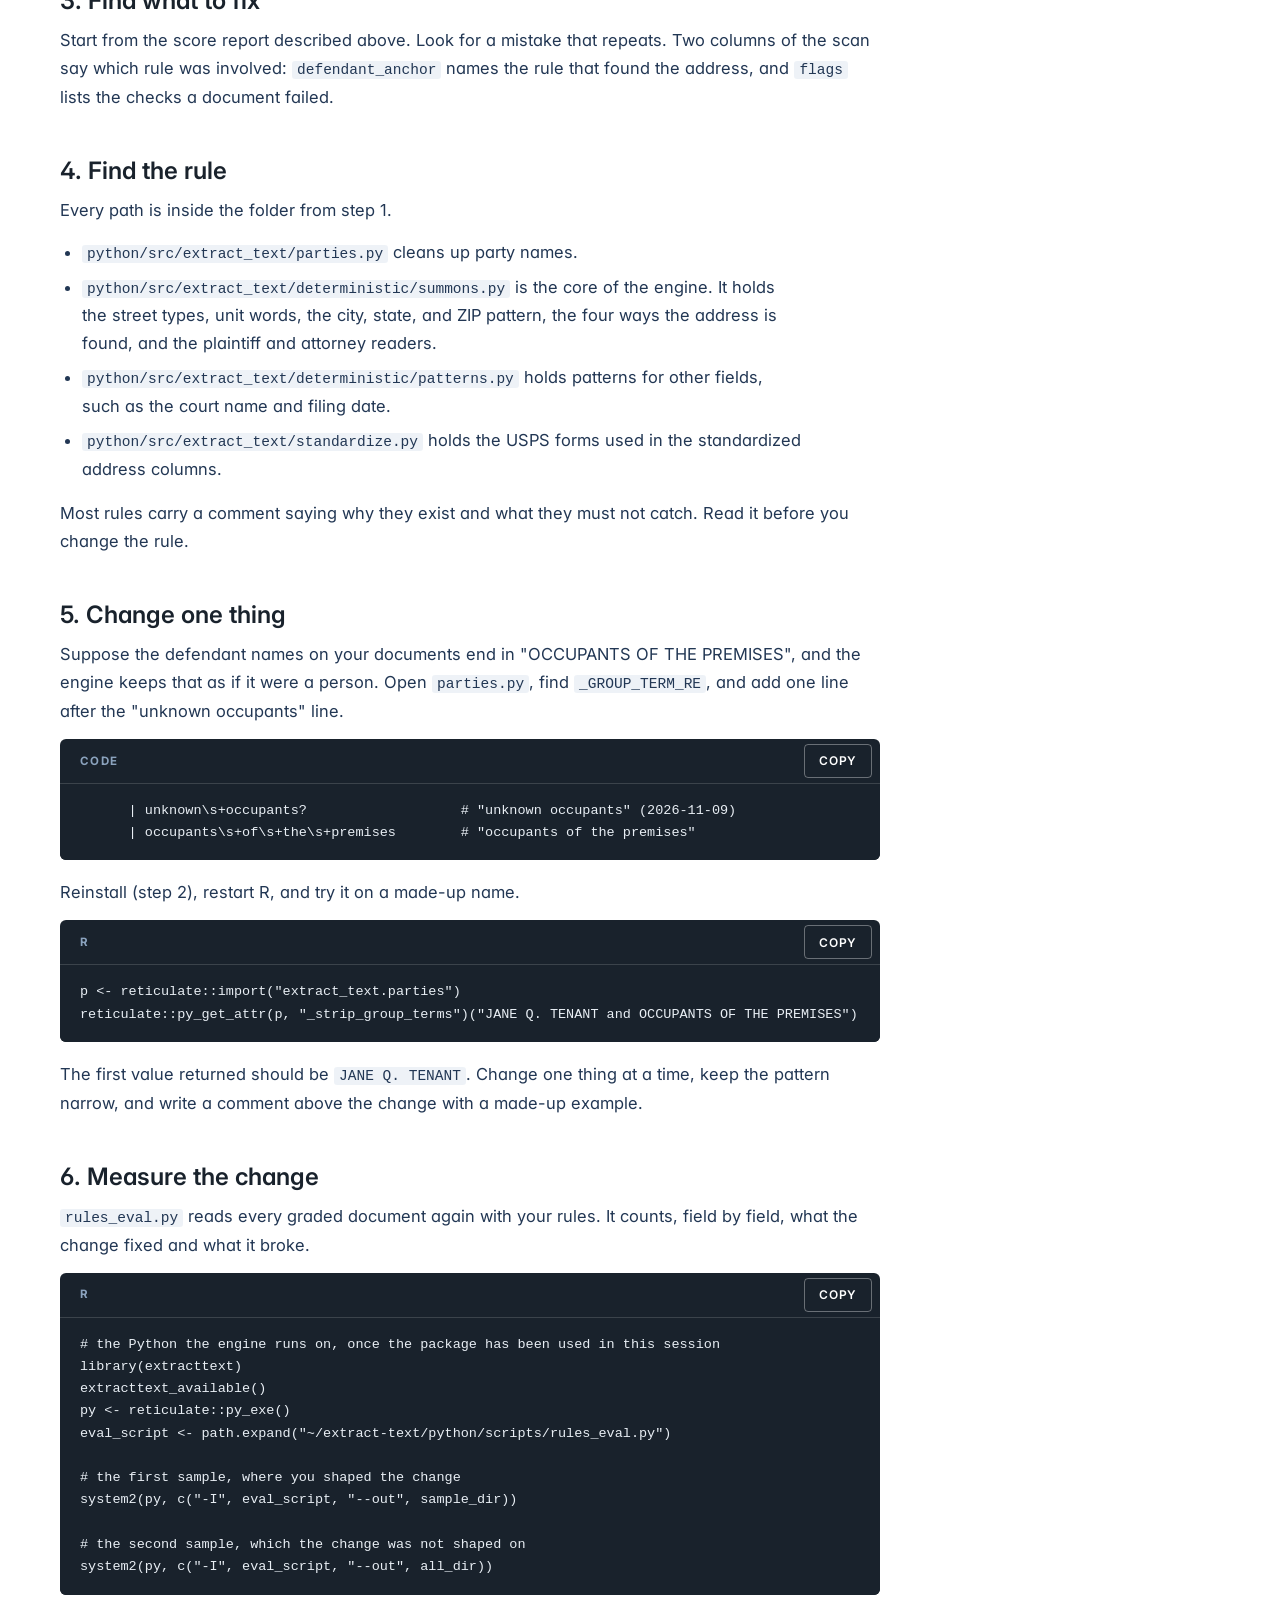
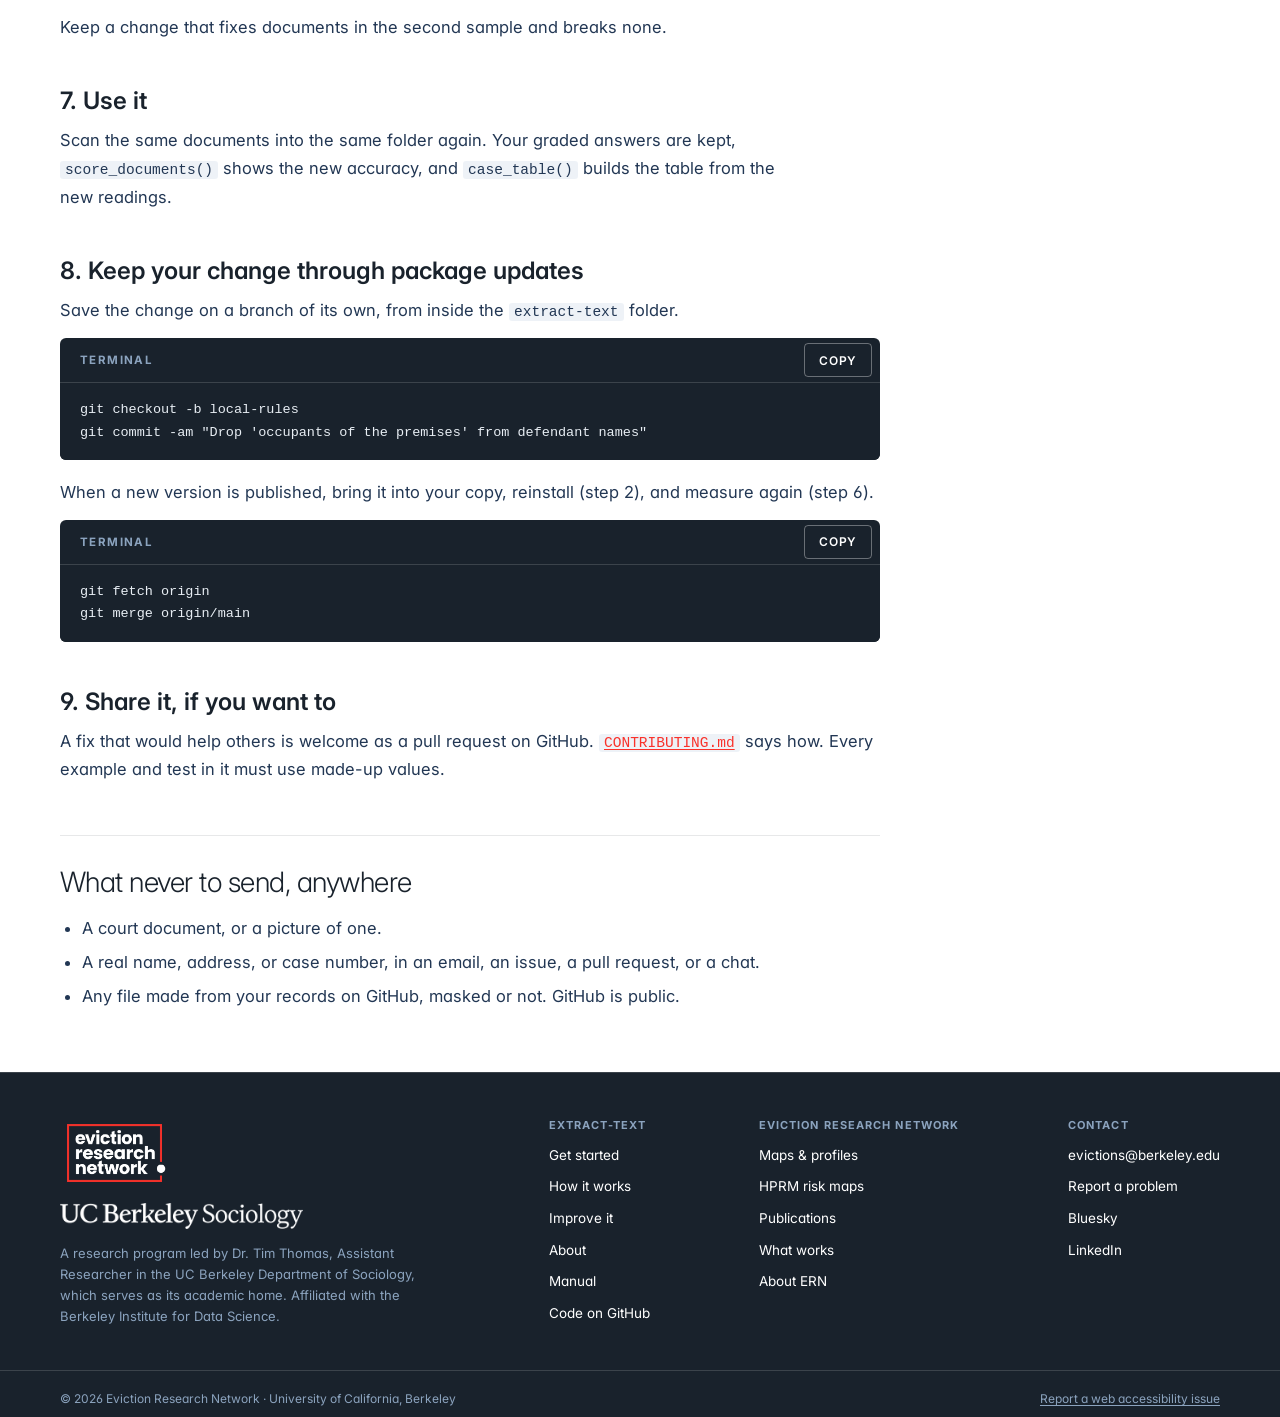
<file: site/improve.html>
<!DOCTYPE html>
<html lang="en"><head><meta charset="utf-8">
  <meta content="width=device-width, initial-scale=1.0" name="viewport">
  <title>Improve extract-text</title>
  <meta name="description" content="Two ways to make extract-text read your court’s documents better: tell the Eviction Research Network what goes wrong, or change the rules on your own copy.">
  <meta name="author" content="Eviction Research Network, UC Berkeley">

  <!-- Open Graph / social -->
  <meta property="og:title" content="Improve extract-text">
  <meta property="og:description" content="Two ways to make extract-text read your court’s documents better: tell the Eviction Research Network what goes wrong, or change the rules on your own copy.">
  <meta property="og:type" content="website">
  <meta property="og:site_name" content="Eviction Research Network">

  <link href="https://evictionresearch.net/assets/img/favicon.png" rel="icon">
  <link href="https://evictionresearch.net/assets/img/apple-touch-icon.png" rel="apple-touch-icon">

  <!-- Inter is the ERN brand font. -->
  <link rel="preconnect" href="https://fonts.googleapis.com">
  <link rel="preconnect" href="https://fonts.gstatic.com" crossorigin="">
  <link href="https://fonts.googleapis.com/css2?family=Inter:wght@200;300;400;500;600;700;800&amp;display=swap" rel="stylesheet">

  <!-- ern-2026.css is a copy of the main site's design system
       (evictionresearch.github.io/assets/css/ern-2026.css). This site is a
       separate deploy, so nothing keeps the two in sync; when the main
       site's file changes, copy it here again. extract-text-2026.css holds
       what only these pages need. -->
  <link href="assets/css/ern-2026.css" rel="stylesheet">
  <link href="assets/css/extract-text-2026.css" rel="stylesheet">
</head>

<body>
  <a class="skip" href="#main">Skip to content</a>

  <!-- ─────────── Header ───────────
       The ERN logo goes to the main site. "/ extract-text" beside it is
       this site's home page. The links are this site's other three pages
       and the code on GitHub. -->
  <header class="head">
    <div class="wrap head-in">
      <div class="brandline">
        <a href="https://evictionresearch.net/" aria-label="Eviction Research Network, main site">
          <img src="images/EvictionStudy_logo_v09_1A_LOGO_BANNER.png" alt="Eviction Research Network">
        </a>
        <span class="sep" aria-hidden="true">/</span>
        <a class="tool-name" href="index.html" aria-label="extract-text, home">extract-text</a>
      </div>
      <nav class="nav" aria-label="extract-text pages">
        <a href="get-started.html">Get started</a>
        <a href="how-it-works.html">How it works</a>
        <a href="improve.html" aria-current="page">Improve it</a>
        <a href="about.html">About</a>
        <a class="btn sm" href="https://github.com/evictionresearch/extract-text" target="_blank" rel="noopener noreferrer">GitHub</a>
      </nav>
    </div>
  </header>

  <div id="main" role="main" class="page">

    <section class="wrap sec-hero">
      <div class="hero-in">
        <p class="eyebrow">Improve it</p>
        <h1>Make the engine <em>read your documents better</em></h1>
        <p class="lede">Tell us what goes wrong and we fix it for every user, or change the rules on your own copy. The first needs no programming.</p>
      </div>
    </section>

<section>
<div class="wrap sec article" style="padding-top: 0;">
<ul class="jump">
<li>
<a href="#what">What can change</a>
</li>
<li>
<a href="#which">Wrong place or wrong reading</a>
</li>
<li>
<a href="#tell-us"><b>Route 1</b> Tell us</a>
</li>
<li>
<a href="#yourself"><b>Route 2</b> Change it yourself</a>
</li>
<li>
<a href="#never">What never to send</a>
</li>
</ul>
<h2 id="what">What can change, and who changes it</h2>
<p>Grading does not change the engine. It shows you what the engine gets wrong on your documents. Three things can then make it better.</p>
<div class="table-wrap">
<table class="caption-top">
<thead>
<tr class="header">
<th></th>
<th>What it fixes</th>
<th>Who does it</th>
<th>What it takes</th>
</tr>
</thead>
<tbody>
<tr class="odd">
<td>A form template</td>
<td>The engine looks in the wrong place on one of your court's forms</td>
<td>You</td>
<td>No code. It is <a href="get-started.html#forms">step 6 of Get started</a></td>
</tr>
<tr class="even">
<td>A rule change by us</td>
<td>The engine looks in the right place and reads the value wrong</td>
<td>The Eviction Research Network, from what you tell us</td>
<td>An email. No programming</td>
</tr>
<tr class="odd">
<td>A rule change by you</td>
<td>The same</td>
<td>You, on your own copy of the code</td>
<td>Editing short text patterns</td>
</tr>
</tbody>
</table>
</div>
<p>A rule change we make goes into the package, so every user gets it. A rule change you make stays on your computer unless you choose to share it.</p>
<p>This page is about the rules engine. The AI engine comes next in the <a href="index.html#development">development timeline</a>.</p>
<h2 id="which">First, tell a wrong place from a wrong reading</h2>
<p>Open the review page and find a document the engine got wrong. Look at the colored box for the field that is wrong.</p>
<ul>
<li><strong>The box sits over the wrong part of the page, or the field has no box.</strong> The engine looked in the wrong place. Move the box or draw one, save, and let a form template carry the fix to every document of that form. That is <a href="get-started.html#forms">step 6 of Get started</a>, and it needs no code.</li>
<li><strong>The box sits over the right words and the value is still wrong.</strong> A rule misread what it found. It may have kept a phrase that is not a name, cut a street short, or missed a unit. That takes a rule change, by one of the two routes below.</li>
<li><strong>The page itself is too faint, skewed, or handwritten to read.</strong> No rule fixes that. Your graded answer still goes into the final table for that document.</li>
</ul>
<h2 id="tell-us"><span class="num">1</span> Tell us, and we fix it for everyone</h2>
<p>This route needs no programming. You grade, as you already do, and tell the Eviction Research Network what the engine gets wrong. We write the rule change, measure it, and release it in the package.</p>
<h3 id="describe">The quickest report needs no agreement</h3>
<p>Write to <a href="mailto:evictions@berkeley.edu?Subject=extract-text">evictions@berkeley.edu</a>, or <a href="https://github.com/evictionresearch/extract-text/issues" target="_blank" rel="noopener noreferrer">open an issue on GitHub</a>, and describe what goes wrong in your own words. Say which court the documents come from, which field is wrong, and what the form looks like where that field is printed. For example:</p>
<blockquote>
<p>On our county's summons the tenant's address is printed under the words "Served upon", halfway down the first page. The engine leaves the street blank.</p>
</blockquote>
<p>If the made-up summons from <a href="get-started.html#example">step 3 of Get started</a> shows the same mistake, say so. We can then see it on our own computers.</p>
<div class="note">
<p><strong>Describe, do not attach.</strong> Leave out every real name, address, and case number, and attach no document and no file made from your records.</p>
</div>
<h3 id="agreement">To send more, write to us first</h3>
<p>A description is sometimes enough. Often we need to see the shape of what the engine got wrong, and that comes from your records. Anything made from your records needs a data agreement between your organization and UC Berkeley before it is sent. That holds for all three items below, the masked report included. UC Berkeley signs the agreement for the Network.</p>
<p>Write to <a href="mailto:evictions@berkeley.edu?Subject=extract-text%20data%20agreement">evictions@berkeley.edu</a> and say you would like to share results. We will tell you how to start the agreement.</p>
<h3 id="send">What you would send, from least to most</h3>
<p><strong>1. The score report.</strong> One line of R writes it, from a sample you have graded.</p>
<pre class="r"><code>score_documents(res, save = file.path(results, "score_report.txt"))</code></pre>
<p>The report counts, field by field, how often the engine was right. It then shows each wrong value in masked form, where every letter becomes A or a and every digit becomes 9. The report shows the shape of a mistake without the name or the address.</p>
<pre class="output"><code>deterministic engine, share of fields right, then right or near
  plaintiff        100.0% 100.0% of    6
  defendants         0.0%   0.0% of    6   wrong: 6 blank
  street             0.0%   0.0% of    6   wrong: 6 blank

shapes of wrong values (letters A/a, digits 9): engine value, then the right answer
  deterministic · defendants
    #1    blank          (blank)
                        AAAA A. AAAAAA; AAA A. AAAAAA
  deterministic · street
    #1    blank          (blank)
                        9999 AAAAAAAA AAAAA</code></pre>
<p>This example comes from six made-up documents and is shortened. On each of them the engine left the defendants and the street blank, and the masked lines show what a grader typed in their place. A report like this is often enough for us to write a rule.</p>
<p><strong>2. A form template file.</strong> If you approved a template in <a href="get-started.html#forms">step 6 of Get started</a>, its file is in the <code>templates</code> folder inside your sample folder, named <code>form-1.json</code> or similar. It holds the words your court's form prints, where they sit on the page, and a region for each field. It holds no names and no addresses. Open it and look before you send it.</p>
<p><strong>3. Your corrections.</strong> Two files in the sample folder, <code>corrections.jsonl</code> and <code>corrections.csv</code>, hold every answer you saved. They hold tenants' names and addresses. With them we can measure a rule change against your answers before we release it. They travel only by the route the agreement names, never by email, chat, or GitHub.</p>
<h3 id="next">What happens next</h3>
<ol type="1">
<li><strong>We look for a mistake that repeats.</strong> One odd document is not worth a rule. Several with the same shape are.</li>
<li><strong>We write the rule change and measure it</strong> against graded documents, counting the readings it fixed and the readings it broke. A change that breaks readings goes back for another look.</li>
<li><strong>We release it</strong> in a new version of the package and list it in the <a href="https://github.com/evictionresearch/extract-text/blob/main/CHANGELOG.md" target="_blank" rel="noopener noreferrer">changelog</a>.</li>
<li><strong>You install the new version</strong> by running <a href="get-started.html#install">step 2 of Get started</a> again, scan your documents into the same results folder, and score again. Scanning into the same folder keeps your corrections, so the new score shows what the change fixed on your documents.</li>
</ol>
<h2 id="yourself"><span class="num">2</span> Change the rules yourself</h2>
<p>This route is for someone who is comfortable reading and editing short text patterns (regular expressions). Most fixes are a line or two, and no other Python is needed for most of them. Nothing leaves your computer.</p>
<p>The steps below are a summary. <a href="https://github.com/evictionresearch/extract-text/blob/main/docs/changing_rules.md" target="_blank" rel="noopener noreferrer">Changing the rules</a> is the full guide, with the reasoning for each step.</p>
<p>You need two graded samples, the ones from steps 5 and 7 of Get started. You shape a change on the first and test it on the second. A change measured on the documents it was shaped on always looks better than it is.</p>
<h3 id="get-your-own-copy-of-the-code">1. Get your own copy of the code</h3>
<p>In Terminal on a Mac, or PowerShell on Windows:</p>
<pre class="bash"><code>git clone https://github.com/evictionresearch/extract-text.git</code></pre>
<p>Keep this folder apart from the folders that hold court documents, and never copy court documents or results into it.</p>
<h3 id="run-the-engine-from-your-copy">2. Run the engine from your copy</h3>
<pre class="r"><code>extracttext_install(source = "~/extract-text/python")</code></pre>
<p>Then restart R. Run this line again and restart R after every edit. While you work this way, do not run <code>extracttext_install()</code> without <code>source</code>. It installs the published rules over yours.</p>
<h3 id="find-what-to-fix">3. Find what to fix</h3>
<p>Start from the score report described above. Look for a mistake that repeats. Two columns of the scan say which rule was involved: <code>defendant_anchor</code> names the rule that found the address, and <code>flags</code> lists the checks a document failed.</p>
<h3 id="find-the-rule">4. Find the rule</h3>
<p>Every path is inside the folder from step 1.</p>
<ul>
<li><code>python/src/extract_text/parties.py</code> cleans up party names.</li>
<li><code>python/src/extract_text/deterministic/summons.py</code> is the core of the engine. It holds the street types, unit words, the city, state, and ZIP pattern, the four ways the address is found, and the plaintiff and attorney readers.</li>
<li><code>python/src/extract_text/deterministic/patterns.py</code> holds patterns for other fields, such as the court name and filing date.</li>
<li><code>python/src/extract_text/standardize.py</code> holds the USPS forms used in the standardized address columns.</li>
</ul>
<p>Most rules carry a comment saying why they exist and what they must not catch. Read it before you change the rule.</p>
<h3 id="change-one-thing">5. Change one thing</h3>
<p>Suppose the defendant names on your documents end in "OCCUPANTS OF THE PREMISES", and the engine keeps that as if it were a person. Open <code>parties.py</code>, find <code>_GROUP_TERM_RE</code>, and add one line after the "unknown occupants" line.</p>
<pre><code>      | unknown\s+occupants?                   # "unknown occupants" (2026-11-09)
      | occupants\s+of\s+the\s+premises        # "occupants of the premises"</code></pre>
<p>Reinstall (step 2), restart R, and try it on a made-up name.</p>
<pre class="r"><code>p &lt;- reticulate::import("extract_text.parties")
reticulate::py_get_attr(p, "_strip_group_terms")("JANE Q. TENANT and OCCUPANTS OF THE PREMISES")</code></pre>
<p>The first value returned should be <code>JANE Q. TENANT</code>. Change one thing at a time, keep the pattern narrow, and write a comment above the change with a made-up example.</p>
<h3 id="measure-the-change">6. Measure the change</h3>
<p><code>rules_eval.py</code> reads every graded document again with your rules. It counts, field by field, what the change fixed and what it broke.</p>
<pre class="r"><code># the Python the engine runs on, once the package has been used in this session
library(extracttext)
extracttext_available()
py &lt;- reticulate::py_exe()
eval_script &lt;- path.expand("~/extract-text/python/scripts/rules_eval.py")

# the first sample, where you shaped the change
system2(py, c("-I", eval_script, "--out", sample_dir))

# the second sample, which the change was not shaped on
system2(py, c("-I", eval_script, "--out", all_dir))</code></pre>
<p>Keep a change that fixes documents in the second sample and breaks none.</p>
<h3 id="use-it">7. Use it</h3>
<p>Scan the same documents into the same folder again. Your graded answers are kept, <code>score_documents()</code> shows the new accuracy, and <code>case_table()</code> builds the table from the new readings.</p>
<h3 id="keep-your-change-through-package-updates">8. Keep your change through package updates</h3>
<p>Save the change on a branch of its own, from inside the <code>extract-text</code> folder.</p>
<pre class="bash"><code>git checkout -b local-rules
git commit -am "Drop 'occupants of the premises' from defendant names"</code></pre>
<p>When a new version is published, bring it into your copy, reinstall (step 2), and measure again (step 6).</p>
<pre class="bash"><code>git fetch origin
git merge origin/main</code></pre>
<h3 id="share-it-if-you-want-to">9. Share it, if you want to</h3>
<p>A fix that would help others is welcome as a pull request on GitHub. <a href="https://github.com/evictionresearch/extract-text/blob/main/CONTRIBUTING.md" target="_blank" rel="noopener noreferrer"><code>CONTRIBUTING.md</code></a> says how. Every example and test in it must use made-up values.</p>
<h2 id="never">What never to send, anywhere</h2>
<ul>
<li>A court document, or a picture of one.</li>
<li>A real name, address, or case number, in an email, an issue, a pull request, or a chat.</li>
<li>Any file made from your records on GitHub, masked or not. GitHub is public.</li>
</ul>
</div>
</section>

  </div>

  <!-- ─────────── Footer ───────────
       A copy of the main site's footer with absolute links, plus one column
       for this site. The affiliation sentence is canonical (ERN library
       ORG.md): do not paraphrase, never write "housed in". The UC Berkeley
       Sociology lockup was approved for the ERN website by Brand Protection
       (Project #1008, 2026-09-02). -->
  <footer class="foot" role="contentinfo">
    <div class="wrap foot-in">
      <div class="foot-brand">
        <img src="images/EvictionStudy_logo_v09_1A_LOGO_STACK_REV.png" alt="Eviction Research Network">
        <a class="foot-berkeley" href="https://sociology.berkeley.edu" target="_blank" rel="noopener noreferrer"><img src="images/uc-berkeley-sociology_h_white_transparent.png" alt="UC Berkeley Sociology"></a>
        <p>A research program led by Dr. Tim Thomas, Assistant Researcher in the UC Berkeley Department of Sociology, which serves as its academic home. Affiliated with the Berkeley Institute for Data Science.</p>
      </div>
      <div class="foot-col">
        <span>extract-text</span>
        <a href="get-started.html">Get started</a>
        <a href="how-it-works.html">How it works</a>
        <a href="improve.html">Improve it</a>
        <a href="about.html">About</a>
        <a href="https://github.com/evictionresearch/extract-text/blob/main/docs/manual.md" target="_blank" rel="noopener noreferrer">Manual</a>
        <a href="https://github.com/evictionresearch/extract-text" target="_blank" rel="noopener noreferrer">Code on GitHub</a>
      </div>
      <div class="foot-col">
        <span>Eviction Research Network</span>
        <a href="https://evictionresearch.net/#atlas">Maps &amp; profiles</a>
        <a href="https://evictionresearch.net/hprm/">HPRM risk maps</a>
        <a href="https://evictionresearch.net/research.html">Publications</a>
        <a href="https://evictionresearch.net/policy.html">What works</a>
        <a href="https://evictionresearch.net/about.html">About ERN</a>
      </div>
      <div class="foot-col">
        <span>Contact</span>
        <a href="mailto:evictions@berkeley.edu?Subject=extract-text">evictions@berkeley.edu</a>
        <a href="https://github.com/evictionresearch/extract-text/issues" target="_blank" rel="noopener noreferrer">Report a problem</a>
        <a href="https://bsky.app/profile/evictionresearch.bsky.social" target="_blank" rel="noopener noreferrer">Bluesky</a>
        <a href="https://www.linkedin.com/company/evictionresearch/" target="_blank" rel="noopener noreferrer">LinkedIn</a>
      </div>
    </div>
    <div class="foot-bar">
      <div class="wrap">
        <span>© 2026 Eviction Research Network · University of California, Berkeley</span>
        <span><a href="https://dap.berkeley.edu/get-help/report-web-accessibility-issue" target="_blank" rel="noopener noreferrer">Report a web accessibility issue</a></span>
      </div>
    </div>
  </footer>

  <script>
    // Each block of code gets a strip above it that says what it is (R,
    // Terminal, PowerShell, Python, or example output) and holds a Copy
    // button, so the button never sits on the code. A block that scrolls
    // sideways can be reached and scrolled from the keyboard.
    (function () {
      var names = { r: 'R', bash: 'Terminal', powershell: 'PowerShell', python: 'Python', output: 'Example of what you should see' };
      document.querySelectorAll('.page pre').forEach(function (pre) {
        var kind = Object.keys(names).filter(function (k) { return pre.classList.contains(k); })[0];
        var box = document.createElement('div');
        box.className = 'code' + (kind === 'output' ? ' out' : '');
        var bar = document.createElement('div');
        bar.className = 'code-bar';
        var lang = document.createElement('span');
        lang.className = 'lang';
        lang.textContent = names[kind] || 'Code';
        bar.appendChild(lang);
        if (kind !== 'output' && navigator.clipboard) {
          var b = document.createElement('button');
          b.type = 'button';
          b.className = 'copy';
          b.textContent = 'Copy';
          b.setAttribute('aria-live', 'polite');
          b.addEventListener('click', function () {
            var code = pre.querySelector('code') || pre;
            navigator.clipboard.writeText(code.textContent).then(function () {
              b.textContent = 'Copied';
              setTimeout(function () { b.textContent = 'Copy'; }, 1600);
            });
          });
          bar.appendChild(b);
        }
        pre.parentNode.insertBefore(box, pre);
        box.appendChild(bar);
        box.appendChild(pre);
        if (pre.scrollWidth > pre.clientWidth + 1) {
          pre.tabIndex = 0;
          pre.setAttribute('role', 'region');
          pre.setAttribute('aria-label', (names[kind] || 'Code') + ', scrolls sideways');
        }
      });
    })();
  </script>

  <script>
    // Tabs: a step that can be done in R, at a terminal, or in Python holds
    // one panel for each (.tabs > .tab[data-tab]). This builds the row of
    // buttons above each set, shows one panel, and keeps every set on the
    // page on the same choice. The choice is remembered for the next visit,
    // and a link can set it (get-started.html?tab=terminal). It runs after
    // the code-block script, which measures blocks while all are on screen.
    // With scripts off, the three panels show one after another, each under
    // its name (the stylesheet adds the name).
    (function () {
      var sets = Array.prototype.slice.call(document.querySelectorAll('.tabs'));
      if (!sets.length) return;
      var names = { r: 'R', terminal: 'Terminal', python: 'Python' };
      var key = 'extract-text-tab', chosen = 'r';
      try { var kept = localStorage.getItem(key); if (names[kept]) chosen = kept; } catch (e) {}
      var asked = /[?&]tab=(r|terminal|python)\b/.exec(location.search);
      if (asked) chosen = asked[1];
      function kids(el, cls) {
        return Array.prototype.filter.call(el.children, function (c) { return c.classList.contains(cls); });
      }
      function show(which, from) {
        // Keep the button that was pressed where it is on screen, since the
        // sets above it change height
        var before = from ? from.getBoundingClientRect().top : 0;
        sets.forEach(function (set) {
          kids(set, 'tab').forEach(function (panel) { panel.hidden = panel.getAttribute('data-tab') !== which; });
          kids(set, 'tab-bar').forEach(function (bar) {
            Array.prototype.forEach.call(bar.children, function (b) {
              var on = b.getAttribute('data-tab') === which;
              b.setAttribute('aria-selected', on ? 'true' : 'false');
              b.tabIndex = on ? 0 : -1;
            });
          });
        });
        if (from) window.scrollBy(0, from.getBoundingClientRect().top - before);
        try { localStorage.setItem(key, which); } catch (e) {}
      }
      sets.forEach(function (set, n) {
        var bar = document.createElement('div');
        bar.className = 'tab-bar';
        bar.setAttribute('role', 'tablist');
        bar.setAttribute('aria-label', 'Show this step in R, at a terminal, or in Python');
        kids(set, 'tab').forEach(function (panel) {
          var which = panel.getAttribute('data-tab');
          panel.id = 'tabs' + n + '-' + which;
          panel.setAttribute('role', 'tabpanel');
          panel.setAttribute('aria-label', names[which] || which);
          var b = document.createElement('button');
          b.type = 'button';
          b.setAttribute('role', 'tab');
          b.setAttribute('data-tab', which);
          b.setAttribute('aria-controls', panel.id);
          b.textContent = names[which] || which;
          b.addEventListener('click', function () { show(which, b); });
          b.addEventListener('keydown', function (e) {
            if (e.key !== 'ArrowRight' && e.key !== 'ArrowLeft') return;
            var all = Array.prototype.slice.call(bar.children);
            var next = all[(all.indexOf(b) + (e.key === 'ArrowRight' ? 1 : all.length - 1)) % all.length];
            show(next.getAttribute('data-tab'), next);
            next.focus();
            e.preventDefault();
          });
          bar.appendChild(b);
        });
        set.insertBefore(bar, set.firstChild);
        set.classList.add('on');
      });
      show(chosen);
    })();
  </script>

  <script>
    // A video with a script: each line of the list under the player carries
    // the second it starts at (data-start). As the video plays, the line for
    // that moment is shown under the player and marked in the full list.
    document.querySelectorAll('figure.video').forEach(function (fig) {
      var video = fig.querySelector('video');
      var line = fig.querySelector('.narration');
      var items = Array.prototype.slice.call(fig.querySelectorAll('.script li[data-start]'));
      if (!video || !line || !items.length) return;
      line.hidden = false;
      var shown = null;
      function show() {
        var now = items[0];
        items.forEach(function (li) { if (parseFloat(li.dataset.start) <= video.currentTime) now = li; });
        if (now === shown) return;
        shown = now;
        line.textContent = now.textContent;
        items.forEach(function (li) { li.classList.toggle('now', li === now); });
      }
      video.addEventListener('timeupdate', show);
      video.addEventListener('seeked', show);
      show();
    });
  </script>



</body></html>
</file>
<file: site/assets/css/ern-2026.css>
/*!
 * ern-2026.css — the Eviction Research Network design system.
 *
 * Built from the August 2026 design standardization review
 * (docs/design-handoff-2026-08/), which rebuilds the home page in the house
 * style established by the Washington state profile. This page does not load
 * main.css or the UpConstruction vendor CSS; everything it needs is here.
 *
 * One red, brand red #F9322B, for everything: text, buttons, map fills,
 * legend swatches. This is a deliberate deviation from WCAG 2.1 AA, decided
 * by Tim on 2026-08-24: he wants the red to pop and accepts the tradeoff.
 * As small text it is 3.80:1 on white and 3.51:1 on the tint against AA's
 * 4.5, and a white button label on it is 3.80:1. It clears the 3:1 bar for
 * graphics and for text at 24px+. Everything else on the page still passes.
 * Berkeley's full-AA deadline is April 26, 2027, so this is a known item to
 * revisit rather than an oversight.
 */

:root {
  --paper:        #ffffff;
  --tint:         rgba(232, 238, 244, 0.45);
  --ink:          #19222C;  /* headings, dark grounds, footer, nav */
  --body:         #223754;  /* body copy */
  --muted:        #586573;  /* captions and metadata — 6.0:1 on white */
  --steel:        #8BA3BE;  /* muted text on dark only — 6.2:1 on ink */
  --accent:       #F9322B;  /* graphics — same red as text since 2026-08-24 */
  --accent-deep:  #F9322B;  /* same red as graphics — 3.80:1 white, under AA */
  --accent-press: #CC2118;  /* hover and press — a darker brand red */
  --red-on-dark:  #ff706a;  /* eyebrows and link hover on navy — 6.0:1 on ink */
  --rule:         rgba(25, 34, 44, 0.10);
  --rule-dark:    rgba(255, 255, 255, 0.15);
  --sans:         "Inter", -apple-system, system-ui, "Helvetica Neue", Helvetica, Arial, sans-serif;
  --wrap:         1240px;
  --pad:          40px;
}

*, *::before, *::after { box-sizing: border-box; }

body {
  margin: 0;
  background: var(--paper);
  color: var(--ink);
  font-family: var(--sans);
  font-size: 16px;
  line-height: 1.6;
  font-feature-settings: 'ss01', 'cv11';
  -webkit-font-smoothing: antialiased;
}

a { color: var(--accent-deep); }
a:hover { color: var(--accent-press); }
::selection { background: rgba(249, 50, 43, 0.18); }

/* A visible focus ring on every interactive thing, including inside the map
   iframes, since the state shapes are keyboard-reachable. */
a:focus-visible,
button:focus-visible,
select:focus-visible,
iframe:focus-visible {
  outline: 2px solid var(--accent-deep);
  outline-offset: 3px;
  border-radius: 2px;
}

.skip {
  position: absolute; left: -9999px; top: 0;
  background: var(--ink); color: #fff;
  padding: 12px 18px; z-index: 100;
  font-size: 13px; font-weight: 600; text-decoration: none;
}
.skip:focus { left: 8px; top: 8px; color: #fff; }

.wrap { max-width: var(--wrap); margin: 0 auto; padding-left: var(--pad); padding-right: var(--pad); }

/* ─── Header ─── */
.head {
  position: sticky; top: 0; z-index: 50;
  background: rgba(255, 255, 255, 0.94);
  backdrop-filter: saturate(180%) blur(12px);
  border-bottom: 1px solid var(--rule);
}
.head-in {
  display: flex; align-items: center; justify-content: space-between;
  gap: 32px; min-height: 84px; padding-top: 16px; padding-bottom: 16px;
}
.head-in > a { display: flex; align-items: center; text-decoration: none; }
.head-in img { height: 44px; width: auto; display: block; }

.nav { display: flex; align-items: center; gap: 26px; }
.nav a { font-size: 13px; font-weight: 500; color: var(--ink); text-decoration: none; white-space: nowrap; }
.nav a:hover { color: var(--accent-deep); text-decoration: underline; }
.nav a.btn:hover { text-decoration: none; }
.nav a[aria-current="page"] { color: var(--accent-deep); font-weight: 600; }

/* ─── Buttons ─── */
.btn {
  display: inline-flex; align-items: center; gap: 10px;
  font-weight: 600; font-size: 13px; letter-spacing: 0.06em;
  text-transform: uppercase; text-decoration: none;
  padding: 13px 24px; border-radius: 4px;
  border: 1.5px solid var(--accent-deep);
  background: var(--accent-deep); color: #fff;
  transition: background 180ms ease, border-color 180ms ease, color 180ms ease;
}
.btn:hover { background: var(--accent-press); border-color: var(--accent-press); color: #fff; }
.btn.sm { font-size: 12px; padding: 10px 18px; border-width: 1px; }
.btn.ghost { background: transparent; color: var(--ink); border-color: var(--ink); }
.btn.ghost:hover { background: var(--ink); color: #fff; border-color: var(--ink); }
.btn.on-dark { border-color: rgba(255, 255, 255, 0.5); background: transparent; color: #fff; }
.btn.on-dark:hover { background: #fff; color: var(--ink); border-color: #fff; }

/* ─── Sections ─── */
section { scroll-margin-top: 100px; }
.band { background: var(--tint); }
.band-dark { background: var(--ink); }
.sec { padding-top: 64px; padding-bottom: 56px; }
.sec-sm { padding-top: 56px; padding-bottom: 56px; }
/* A section that opens a page on text rather than a map. The measure matters:
   without it a hairline h1 runs the full 1240 and stops reading as a heading. */
.sec-hero { padding-top: 76px; padding-bottom: 60px; }
.hero-in { max-width: 62ch; }
.hero-in .lede { max-width: 60ch; }

/* ─── Type ─── */
h1, h2 { font-weight: 200; margin: 0 0 16px; text-wrap: pretty; }
h1 { font-size: 52px; line-height: 1.05; letter-spacing: -0.026em; }
h2 { font-size: 40px; line-height: 1.06; letter-spacing: -0.024em; max-width: 22ch; }
h2.on-dark { font-size: 36px; line-height: 1.08; letter-spacing: -0.022em; color: #fff; max-width: none; }
/* The house emphasis: the closing word of a hairline heading in semibold. */
h1 em, h2 em { font-style: normal; font-weight: 600; }

.lede { font-size: 18px; line-height: 1.6; margin: 0 0 18px; color: var(--body); text-wrap: pretty; }
.sub { font-size: 17px; line-height: 1.6; margin: 0 0 32px; max-width: 72ch; color: var(--body); text-wrap: pretty; }
.prose { font-size: 16.5px; line-height: 1.7; margin: 0 0 14px; max-width: 72ch; color: var(--body); text-wrap: pretty; }
.prose:last-child { margin-bottom: 0; }
.prose a, .sub a, .lede a { text-decoration: underline; text-underline-offset: 2px; }
.small { font-size: 14.5px; line-height: 1.6; margin: 0 0 16px; color: var(--muted); text-wrap: pretty; }
.meta {
  font-size: 12.5px; line-height: 1.6; margin: 0 0 24px;
  padding-top: 12px; border-top: 1px solid var(--rule); color: var(--muted);
  font-variant-numeric: tabular-nums;
}
.meta strong { color: var(--ink); font-weight: 600; }

.eyebrow {
  font-size: 11px; font-weight: 800; letter-spacing: 0.28em;
  text-transform: uppercase; color: var(--accent-deep); margin: 0 0 14px;
}
.eyebrow.on-dark { color: var(--red-on-dark); }

.badge {
  display: inline-flex; align-items: center; gap: 8px;
  font-size: 11.5px; font-weight: 600; letter-spacing: 0.12em;
  text-transform: uppercase; color: var(--accent-deep);
  border: 1px solid rgba(249, 50, 43, 0.4); border-radius: 3px;
  padding: 6px 11px; margin: 0 0 14px;
}

/* ─── Atlas ─── */
.atlas-grid { display: grid; grid-template-columns: 0.85fr 1.6fr; gap: 56px; align-items: center; }

/* No aspect-ratio on these frames. Each map measures itself and posts its
   height to the page, which sets an explicit pixel height; an active
   aspect-ratio would then derive width from that height and burst the column. */
iframe.map { display: block; width: 100%; max-width: 100%; border: none; overflow: hidden; }

/* ─── HPRM ─── */
/* Text left, map right. The map column is deliberately narrower than the
   atlas map's, so the two national maps do not read as the same object. */
.hprm-grid { display: grid; grid-template-columns: 1fr 1.1fr; gap: 56px; align-items: center; }
.hprm-grid > div { min-width: 0; }
.hprm-grid .sub { max-width: 46ch; }

.mapcard {
  display: block; background: var(--paper); border: 1px solid var(--rule);
  border-radius: 4px; padding: 20px 22px; text-decoration: none;
  transition: border-color 180ms ease;
}
.mapcard:hover { border-color: var(--accent-deep); }

/* ─── Research ─── */
.cards { display: grid; grid-template-columns: 1fr 1fr 1fr; gap: 36px; }
.card { text-decoration: none; color: inherit; display: flex; flex-direction: column; gap: 10px; }
.kicker { font-size: 11px; font-weight: 600; letter-spacing: 0.14em; text-transform: uppercase; color: var(--accent-deep); }
.card h3 { font-size: 20px; font-weight: 600; line-height: 1.35; color: var(--ink); margin: 0; text-wrap: pretty; }
.card p { font-size: 14.5px; line-height: 1.6; color: var(--body); margin: 0; }
/* margin-top:auto drops the link to the foot of the card, so a row of cards
   with uneven blurbs still lines its "Read more" links up. */
.more { font-size: 12px; font-weight: 600; letter-spacing: 0.05em; text-transform: uppercase; color: var(--accent-deep); margin-top: auto; padding-top: 4px; }
.card:hover h3 { color: var(--accent-deep); }
.card:hover .more { color: var(--accent-press); text-decoration: underline; }

/* ─── Tools ─── two cards, each led by a drawn illustration on the tint */
.tools { display: grid; grid-template-columns: 1fr 1fr; gap: 48px; margin-top: 36px; }
.tool img { display: block; width: 100%; height: auto; background: var(--tint); border-radius: 8px; padding: 12px 8px; margin-bottom: 6px; }
.tool h3 { font-family: ui-monospace, Menlo, Consolas, monospace; font-size: 19px; }
.tool h3 .badge { font-family: var(--sans); font-size: 10px; padding: 3px 8px; margin: 0 0 0 10px; vertical-align: 3px; }

/* ─── Film ─── trailer left, copy right; the frame keeps the video 16:9 */
.film-grid { display: grid; grid-template-columns: 1.25fr 1fr; gap: 56px; align-items: center; }
.film-grid > div { min-width: 0; }
.film-video { aspect-ratio: 16 / 9; background: var(--ink); border-radius: 4px; overflow: hidden; }
.film-video iframe { display: block; width: 100%; height: 100%; border: none; }
.film-grid .kicker { display: block; margin: 4px 0 2px; }
.film-links { display: flex; flex-wrap: wrap; gap: 12px; margin: 22px 0 14px; }
.film-grid a.more { display: inline-block; text-decoration: none; }
.film-grid a.more:hover { color: var(--accent-press); text-decoration: underline; }

/* ─── Partner ─── */
.partner-in { display: flex; flex-wrap: wrap; align-items: center; justify-content: space-between; gap: 32px; }
.partner-in p.body { font-size: 15.5px; line-height: 1.65; color: rgba(255, 255, 255, 0.86); margin: 0; }
.actions { display: flex; gap: 14px; flex-wrap: wrap; }
.actions .btn { padding: 14px 26px; }

/* ─── Footer ─── */
.foot { background: var(--ink); border-top: 1px solid var(--rule-dark); }
.foot-in { display: flex; flex-wrap: wrap; gap: 44px; justify-content: space-between; padding-top: 44px; padding-bottom: 44px; }
.foot-brand { display: flex; flex-direction: column; gap: 14px; max-width: 38ch; }
/* The stacked mark is 3001x1977 (BRAND.md assigns it to footers), so it needs
   more height than the banner did to stay legible. */
.foot-brand img { height: 72px; width: auto; align-self: flex-start; }
/* UC Berkeley Sociology lockup (approved 2026-09-02). The official file
   carries its own Berkeley Blue ground, so it sits as a tile under the ERN
   mark; at 60px tall the lettering is about 24px. */
.foot-brand .foot-berkeley { display: inline-flex; align-self: flex-start; }
.foot-brand .foot-berkeley img { height: 26px; width: auto; }
.foot-brand p { font-size: 13px; line-height: 1.6; color: var(--steel); margin: 0; }
.foot-brand p + p { font-size: 12.5px; }
.foot-col { display: flex; flex-direction: column; gap: 10px; }
.foot-col span { font-size: 11px; font-weight: 700; letter-spacing: 0.1em; text-transform: uppercase; color: var(--steel); }
.foot-col a { font-size: 13.5px; color: #fff; text-decoration: none; }
.foot-col a:hover { color: var(--red-on-dark); text-decoration: underline; }
.foot-bar { border-top: 1px solid var(--rule-dark); }
.foot-bar div {
  display: flex; flex-wrap: wrap; gap: 16px; justify-content: space-between;
  padding-top: 18px; padding-bottom: 18px; font-size: 12px; color: var(--steel);
}
.foot-bar a { color: var(--steel); text-decoration: underline; text-underline-offset: 2px; }
.foot-bar a:hover { color: var(--red-on-dark); }

/* ─── Responsive ─── */
@media (max-width: 1000px) {
  .head-in { flex-wrap: wrap; min-height: 0; padding-top: 12px; padding-bottom: 12px; }
  .nav { width: 100%; flex-wrap: wrap; gap: 14px 18px; padding-top: 4px; }
  .nav a { font-size: 12.5px; }
  .atlas-grid { grid-template-columns: 1fr; gap: 28px; }
  .hprm-grid { grid-template-columns: 1fr; gap: 32px; }
  .hprm-grid .sub { max-width: 72ch; }
  .film-grid { grid-template-columns: 1fr; gap: 32px; }
}
@media (max-width: 900px) {
  :root { --pad: 20px; }
  h1 { font-size: 36px; }
  h2 { font-size: 32px; }
  h2.on-dark { font-size: 30px; }
  .cards { grid-template-columns: 1fr; }
  .tools { grid-template-columns: 1fr; gap: 40px; }
}
@media (prefers-reduced-motion: reduce) {
  * { transition-duration: 0.01ms !important; scroll-behavior: auto !important; }
}
</file>
<file: site/assets/css/extract-text-2026.css>
/*!
 * extract-text-2026.css — the extract-text site.
 *
 * Loads on top of ern-2026.css (the ERN design system) and adds only what
 * that sheet has no component for: the sub-site header, plain-markdown body
 * text, code blocks, numbered steps, operating-system groups, tables, the
 * notice box, video, and the author cards. Colours, type scale, buttons,
 * bands, and footer come from the design system and are not restated here.
 */

:root { --mono: ui-monospace, "SF Mono", Menlo, Consolas, monospace; }

/* ─── Header ───
   The ERN logo goes to the main site; "/ extract-text" beside it is this
   site's home, so a visitor can see they are in a part of ERN. The current
   page is marked by an underline as well as the red, never by colour alone. */
.head-in > .brandline { display: flex; align-items: center; gap: 12px; min-width: 0; }
.brandline > a { display: flex; align-items: center; text-decoration: none; }
.brandline .sep { color: var(--steel); font-size: 22px; font-weight: 200; line-height: 1; }
.brandline .tool-name {
  font-family: var(--mono); font-size: 15px; font-weight: 600; color: var(--ink);
  padding: 10px 0; white-space: nowrap;
}
.brandline .tool-name:hover { color: var(--accent-deep); }
.nav a[aria-current="page"],
.brandline .tool-name[aria-current="page"] {
  color: var(--accent-deep); text-decoration: underline;
  text-decoration-thickness: 2px; text-underline-offset: 7px;
}

/* ─── Hero ─── text left, drawn illustration right */
.hero-grid { display: grid; grid-template-columns: 1.15fr 1fr; gap: 56px; align-items: center; }
.hero-grid > img { display: block; width: 100%; height: auto; background: var(--tint); border-radius: 8px; padding: 14px 10px; }
.sec-hero .badge { margin: 6px 0 0; }
.sec-hero .actions { margin-top: 26px; }
.page h1 code { font-family: var(--mono); font-size: 0.84em; font-weight: 500; letter-spacing: -0.03em; background: none; padding: 0; }

/* ─── Body text ───
   The pages are written in markdown, which gives bare <p>, <ul>, and <h3>
   tags. :where() keeps these rules weaker than any component rule in the
   design system, so a paragraph inside a card still takes the card's size. */
:where(.page) p, :where(.page) li {
  font-size: 16.5px; line-height: 1.7; color: var(--body);
  max-width: 72ch; text-wrap: pretty;
}
:where(.page) p { margin: 0 0 14px; }
:where(.page) ul, :where(.page) ol { margin: 0 0 16px; padding-left: 22px; }
:where(.page) li { margin-bottom: 6px; }
:where(.page) h3 { font-size: 20px; font-weight: 600; line-height: 1.35; color: var(--ink); margin: 28px 0 8px; text-wrap: pretty; }
:where(.page) strong { color: var(--ink); font-weight: 600; }
.page p a, .page li a, .page td a { text-decoration: underline; text-underline-offset: 2px; }
.page h2 + p, .page h2 + .sub { margin-top: 4px; }
/* Buttons and "read more" links written in markdown sit inside a <p>; they
   keep the design system's look, not the underlined body-link look. The
   "read more" link is padded so a finger can hit it. */
.page a.btn, .page a.more { text-decoration: none; }
.page a.more { display: inline-block; padding: 12px 0; }
.page a.more:hover { text-decoration: underline; }
.page p:has(> a.more) { margin: 6px 0 0; }
/* A pair of buttons written in markdown lands inside one <p>; give that
   <p> the same spacing the hero's pair has. */
.actions > p { display: flex; flex-wrap: wrap; gap: 14px; margin: 0; max-width: none; }
.sec > :last-child, .sec-sm > :last-child { margin-bottom: 0; }

/* Dark band: the same text, light on navy */
.band-dark p, .band-dark li { color: rgba(255, 255, 255, 0.86); }
.band-dark strong { color: #fff; }
.band-dark a { color: #fff; }
.band-dark a:hover { color: var(--red-on-dark); }

/* ─── Cards in a row ─── the design system's .cards is three across; .two is
   the same idea for a pair. Cards built from markdown are <div>s, not links. */
.cards, .two { margin-top: 30px; margin-bottom: 30px; }
.two { display: grid; grid-template-columns: 1fr 1fr; gap: 48px; }
.card h3 { margin: 0; }
.card p { max-width: none; }
.card p:has(.kicker) { margin: 0; }
/* Small red capitals are weakest on the tinted band, so there the kicker
   takes the muted ink instead. */
.band .kicker { color: var(--muted); }
/* A numbered card: the three stages on the home page */
.card .n {
  font-size: 34px; font-weight: 200; line-height: 1; color: var(--accent-deep);
  font-variant-numeric: tabular-nums;
}

/* ─── Article pages ─── a narrower measure for step-by-step reading. The
   section keeps the site's full width so its left edge lines up with the
   header; everything inside it stops at 820px. */
.article > * { max-width: 820px; }
.article h2 {
  font-size: 28px; font-weight: 300; line-height: 1.2; letter-spacing: -0.018em;
  margin: 52px 0 14px; padding-top: 30px;
  border-top: 1px solid var(--rule);
  /* a jump link must land with the heading below the pinned header */
  scroll-margin-top: 100px;
}
.article h2:first-child { margin-top: 0; padding-top: 0; border-top: none; }
.article h2 em { font-weight: 600; }
/* Step number, set off from the heading text */
.article h2 .num {
  display: inline-block; min-width: 1.5em; margin-right: 6px;
  font-weight: 600; color: var(--accent-deep); font-variant-numeric: tabular-nums;
}

/* The numbered list of in-page links under an article's hero */
.jump { display: flex; flex-wrap: wrap; gap: 8px 10px; list-style: none; margin: 0 0 8px; padding: 0; }
.jump li { margin: 0; font-size: 14px; max-width: none; }
.page .jump a {
  display: inline-flex; align-items: center; gap: 8px; min-height: 40px;
  text-decoration: none; color: var(--body);
  border: 1px solid var(--rule); border-radius: 999px; padding: 6px 16px;
}
.page .jump a b { color: var(--accent-deep); font-weight: 600; font-variant-numeric: tabular-nums; }
.page .jump a:hover { border-color: var(--accent-deep); color: var(--accent-deep); }

/* ─── Operating-system groups ─── one bordered box per system, so a reader
   can see where the Mac instructions stop and the Windows ones start */
.os-group {
  border: 1px solid var(--rule); border-radius: 8px;
  padding: 20px 22px 6px; margin: 16px 0;
}
.os-group h3 { margin: 0 0 10px; font-size: 19px; }
.os-group p, .os-group li { font-size: 15.5px; }

/* ─── Tabs ─── one step shown in R, at a terminal, or in Python. The page's
   script adds the row of buttons (.tab-bar) and the class .on. Until it
   does, or with scripts off, the three panels show one after another, each
   under its name. The chosen tab has a red rule under it and darker text,
   never colour alone. */
.tabs { border: 1px solid var(--rule); border-radius: 8px; margin: 18px 0 24px; }
.tab { padding: 20px 22px 6px; }
.tab > :first-child { margin-top: 0; }
.tab[hidden] { display: none; }
.tabs:not(.on) > .tab + .tab { border-top: 1px solid var(--rule); }
.tabs:not(.on) > .tab::before {
  display: block; margin-bottom: 12px;
  font-family: var(--sans); font-size: 12px; font-weight: 700; letter-spacing: 0.12em;
  text-transform: uppercase; color: var(--muted);
}
.tabs:not(.on) > .tab[data-tab="r"]::before { content: "R"; }
.tabs:not(.on) > .tab[data-tab="terminal"]::before { content: "Terminal"; }
.tabs:not(.on) > .tab[data-tab="python"]::before { content: "Python"; }
.tab-bar {
  display: flex; gap: 2px; padding: 0 10px;
  background: var(--tint); border-bottom: 1px solid var(--rule); border-radius: 8px 8px 0 0;
}
.tab-bar button {
  font-family: var(--sans); font-size: 13px; font-weight: 600; letter-spacing: 0.08em;
  text-transform: uppercase; color: var(--muted);
  background: none; border: 0; border-bottom: 3px solid transparent; margin-bottom: -1px;
  min-height: 46px; padding: 3px 16px 0; cursor: pointer;
}
.tab-bar button:hover { color: var(--ink); }
.tab-bar button[aria-selected="true"] { color: var(--ink); font-weight: 700; border-bottom-color: var(--accent); }
.tab-bar button:focus-visible { outline: 2px solid var(--ink); outline-offset: -2px; }
.tab .note { margin: 0 0 14px; }
.note .tabs { background: var(--paper); margin: 12px 0 4px; }

/* ─── Code ─── */
.page code {
  font-family: var(--mono); font-size: 0.88em;
  background: rgba(232, 238, 244, 0.75); border-radius: 3px; padding: 1px 5px;
}
.page pre {
  margin: 0 0 18px; padding: 16px 20px;
  background: var(--ink); border-radius: 6px; overflow-x: auto;
}
.page pre code {
  display: block; background: none; padding: 0; border-radius: 0;
  font-size: 13.5px; line-height: 1.65; color: #E8EEF4; white-space: pre;
}
/* The page's script wraps each block in .code and adds a strip above it
   that names what the block is and holds the Copy button, so the button
   never sits on the code. */
.code { margin: 0 0 18px; background: var(--ink); border-radius: 6px; overflow: hidden; }
.code pre { margin: 0; border-radius: 0; }
.code-bar {
  display: flex; align-items: center; justify-content: space-between; gap: 12px;
  min-height: 44px; padding: 5px 8px 5px 20px; border-bottom: 1px solid var(--rule-dark);
}
.code-bar .lang {
  font-family: var(--sans); font-size: 11.5px; font-weight: 700; letter-spacing: 0.12em;
  text-transform: uppercase; color: var(--steel);
}
.code-bar .copy {
  font-family: var(--sans); font-size: 12px; font-weight: 600; letter-spacing: 0.06em;
  text-transform: uppercase; color: #fff;
  background: transparent; border: 1px solid rgba(255, 255, 255, 0.35); border-radius: 4px;
  min-height: 34px; padding: 0 14px; cursor: pointer;
}
.code-bar .copy:hover { background: #fff; color: var(--ink); }
.code-bar .copy:focus-visible { outline: 2px solid #fff; outline-offset: 2px; }
/* What the reader should see after running a block: light, so it cannot be
   mistaken for something to type */
.code.out { background: #F4F6F9; border: 1px solid var(--rule); }
.code.out .code-bar { border-bottom-color: var(--rule); min-height: 36px; }
.code.out .lang { color: var(--muted); }
.page pre.output { background: #F4F6F9; }
.page pre.output code { color: var(--ink); }

/* ─── Video ─── each <video> carries its own width and height, so the frame
   keeps its shape as it shrinks */
.video { margin: 22px 0 26px; }
.video.wide { max-width: 960px; }
.video video {
  display: block; width: 100%; height: auto;
  background: var(--ink); border: 1px solid var(--rule); border-radius: 6px;
}
.video figcaption { font-size: 14px; line-height: 1.5; color: var(--muted); margin-top: 9px; }
/* The video's words, for anyone who cannot watch it */
.video details { margin-top: 6px; }
.video summary {
  display: inline-flex; align-items: center; min-height: 44px; cursor: pointer;
  font-size: 14px; font-weight: 600; color: var(--ink);
  text-decoration: underline; text-underline-offset: 3px;
}
.video details ol { margin: 6px 0 0; padding-left: 22px; }
.video details li { font-size: 15px; line-height: 1.6; }
/* The script line for the moment of the video now playing. It sits under
   the player, and its height is held at two lines (three on a phone) so
   the page below does not jump as the lines change. */
.video .narration {
  margin: 10px 0 0; padding: 12px 16px; min-height: calc(3.1em + 24px); box-sizing: border-box; max-width: none;
  font-size: 17px; line-height: 1.55; color: var(--ink);
  background: var(--tint); border-left: 3px solid var(--accent); border-radius: 0 4px 4px 0;
}
@media (max-width: 600px) { .video .narration { font-size: 16px; min-height: calc(4.65em + 24px); } }
/* In the full script, the line now playing is marked by a rule and weight */
.video .script li { padding-left: 8px; }
.video .script li.now { font-weight: 600; color: var(--ink); box-shadow: -3px 0 0 var(--accent); }

/* ─── Notice box ─── a rule on the left and a label, never colour alone */
.note {
  border-left: 3px solid var(--accent); background: var(--tint);
  border-radius: 0 4px 4px 0; padding: 16px 20px; margin: 22px 0;
}
.note p { font-size: 15.5px; margin: 0 0 8px; }
.note p:last-child { margin-bottom: 0; }

/* ─── Tables ─── */
.table-wrap { overflow-x: auto; margin: 18px 0 22px; }
.page table { border-collapse: collapse; width: 100%; font-size: 14.5px; line-height: 1.5; color: var(--body); }
.page th {
  text-align: left; vertical-align: bottom;
  font-size: 12px; font-weight: 700; letter-spacing: 0.08em; text-transform: uppercase;
  color: var(--muted); padding: 0 16px 9px 0; border-bottom: 1px solid var(--ink);
}
.page td {
  vertical-align: top; padding: 11px 16px 11px 0;
  border-bottom: 1px solid var(--rule); font-variant-numeric: tabular-nums;
}
.page th:last-child, .page td:last-child { padding-right: 0; }

/* ─── Authors ─── three across, portrait over name, role, and a short bio.
   The role line is given room for three lines so the bios start level. */
.authors { display: grid; grid-template-columns: repeat(3, 1fr); gap: 44px; margin-top: 36px; }
.author img {
  display: block; width: 148px; height: 148px;
  object-fit: cover; border-radius: 50%; background: var(--tint);
}
.author h3 { margin: 18px 0 2px; }
.author .role { font-size: 13.5px; line-height: 1.5; color: var(--muted); margin: 0 0 12px; min-height: 4.5em; }
.author p { font-size: 15px; line-height: 1.65; max-width: none; }
.author .links { font-size: 14px; margin: 0; }
.author .links a {
  display: inline-flex; align-items: center; min-height: 44px;
  color: var(--ink); font-weight: 600; text-decoration: underline; text-underline-offset: 3px;
}
.author .links a:hover { color: var(--accent-press); }

/* ─── Citation block ─── */
.cite {
  border: 1px solid var(--rule); border-radius: 4px; background: var(--paper);
  padding: 18px 22px; margin: 14px 0 22px; max-width: 820px;
}
.cite p { font-size: 15px; line-height: 1.65; margin: 0; max-width: none; }

/* ─── Responsive ─── */
@media (max-width: 1000px) {
  /* The design system pins the header, and on a narrow screen it wraps to
     several rows. Here it scrolls away with the page, so instructions get
     the whole screen. Jump links then need no allowance for it. */
  .head { position: static; }
  section, .article h2 { scroll-margin-top: 12px; }
  .head-in { gap: 6px 24px; }
  .nav { gap: 4px 22px; padding-top: 0; }
  .nav a { font-size: 14px; padding: 12px 0; }
  .nav a.btn { padding: 10px 18px; }
  .foot-col a { padding: 7px 0; }
  .foot-col { gap: 0; }
  .foot-col span { margin-bottom: 6px; }
  .hero-grid { grid-template-columns: 1fr; gap: 32px; }
  .hero-grid > img { max-width: 560px; }
}
@media (max-width: 900px) {
  .two { grid-template-columns: 1fr; gap: 36px; }
  .authors { grid-template-columns: 1fr; gap: 40px; }
  .author .role { min-height: 0; }
  .article h2 { font-size: 24px; }
}
@media (max-width: 600px) {
  .head-in img { height: 34px; }
  .brandline { gap: 8px; }
  .brandline .tool-name { font-size: 14px; }
  /* On a phone the GitHub button becomes a plain link, so the three pages
     and GitHub fit on one row under the logo. */
  .nav { gap: 0 18px; }
  .nav a { font-size: 13.5px; }
  .nav a.btn, .nav a.btn:hover {
    background: none; border: none; color: var(--ink); padding: 12px 0;
    font-size: 13.5px; font-weight: 500; letter-spacing: 0; text-transform: none;
  }
  .os-group pre { padding: 14px 12px; }
  .os-group pre code { font-size: 12px; }
  /* One-line commands wrap on a phone, so nothing is hidden off the edge.
     R and Python keep their line breaks and scroll sideways. */
  .page pre.bash code, .page pre.powershell code { white-space: pre-wrap; overflow-wrap: anywhere; }
  .page pre code { font-size: 12.5px; }
  .page pre { padding: 14px 16px; }
  .code-bar { padding-left: 16px; }
  .code-bar .copy { min-height: 40px; }
  .page table { font-size: 13px; }
  .page th { font-size: 11px; letter-spacing: 0.04em; padding-right: 10px; }
  .page td { padding-right: 10px; }
  .os-group { padding: 16px 16px 4px; }
  .tab { padding: 16px 14px 4px; }
  .tab-bar { padding: 0 4px; }
  .tab-bar button { padding: 3px 12px 0; }
}

/* ─── Home page sub-heads inside a section ─── */
.sec > h3 { font-size: 24px; font-weight: 600; line-height: 1.3; color: var(--ink); margin: 44px 0 10px; }

/* ─── The badge as a link to the timeline ─── */
.badge a { color: inherit; text-decoration: none; }
.badge a:hover, .badge a:focus-visible { text-decoration: underline; text-underline-offset: 3px; }

/* ─── Development timeline ─── three stages down a line. A finished stage
   has a filled mark with a tick and the word Done; an open one has an empty
   mark and the word Open, so the state never rests on colour alone. */
.timeline { list-style: none; margin: 30px 0 26px; padding: 0; max-width: 760px; }
.timeline li { position: relative; display: flex; gap: 20px; padding: 0 0 30px; }
.timeline li:last-child { padding-bottom: 0; }
.timeline li::before {
  content: ""; position: absolute; left: 14px; top: 30px; bottom: 0;
  width: 2px; background: var(--rule);
}
.timeline li:last-child::before { display: none; }
.timeline .mark {
  flex: 0 0 30px; width: 30px; height: 30px; border-radius: 50%; box-sizing: border-box;
  display: flex; align-items: center; justify-content: center;
  border: 2px solid var(--muted); background: var(--paper); color: #fff;
}
.timeline .done .mark { background: var(--ink); border-color: var(--ink); }
.timeline .status {
  font-size: 11.5px; font-weight: 700; letter-spacing: 0.14em; text-transform: uppercase;
  color: var(--muted); margin: 6px 0 4px;
}
.timeline .done .status { color: var(--ink); }
.timeline h3 { font-size: 20px; font-weight: 600; line-height: 1.35; color: var(--ink); margin: 0 0 6px; }
.timeline p { font-size: 15.5px; line-height: 1.6; margin: 0; }

/* Long file paths in running text break across lines, so they cannot push a
   phone's page wider than its screen. */
.page :not(pre) > code { overflow-wrap: anywhere; }
</file>
